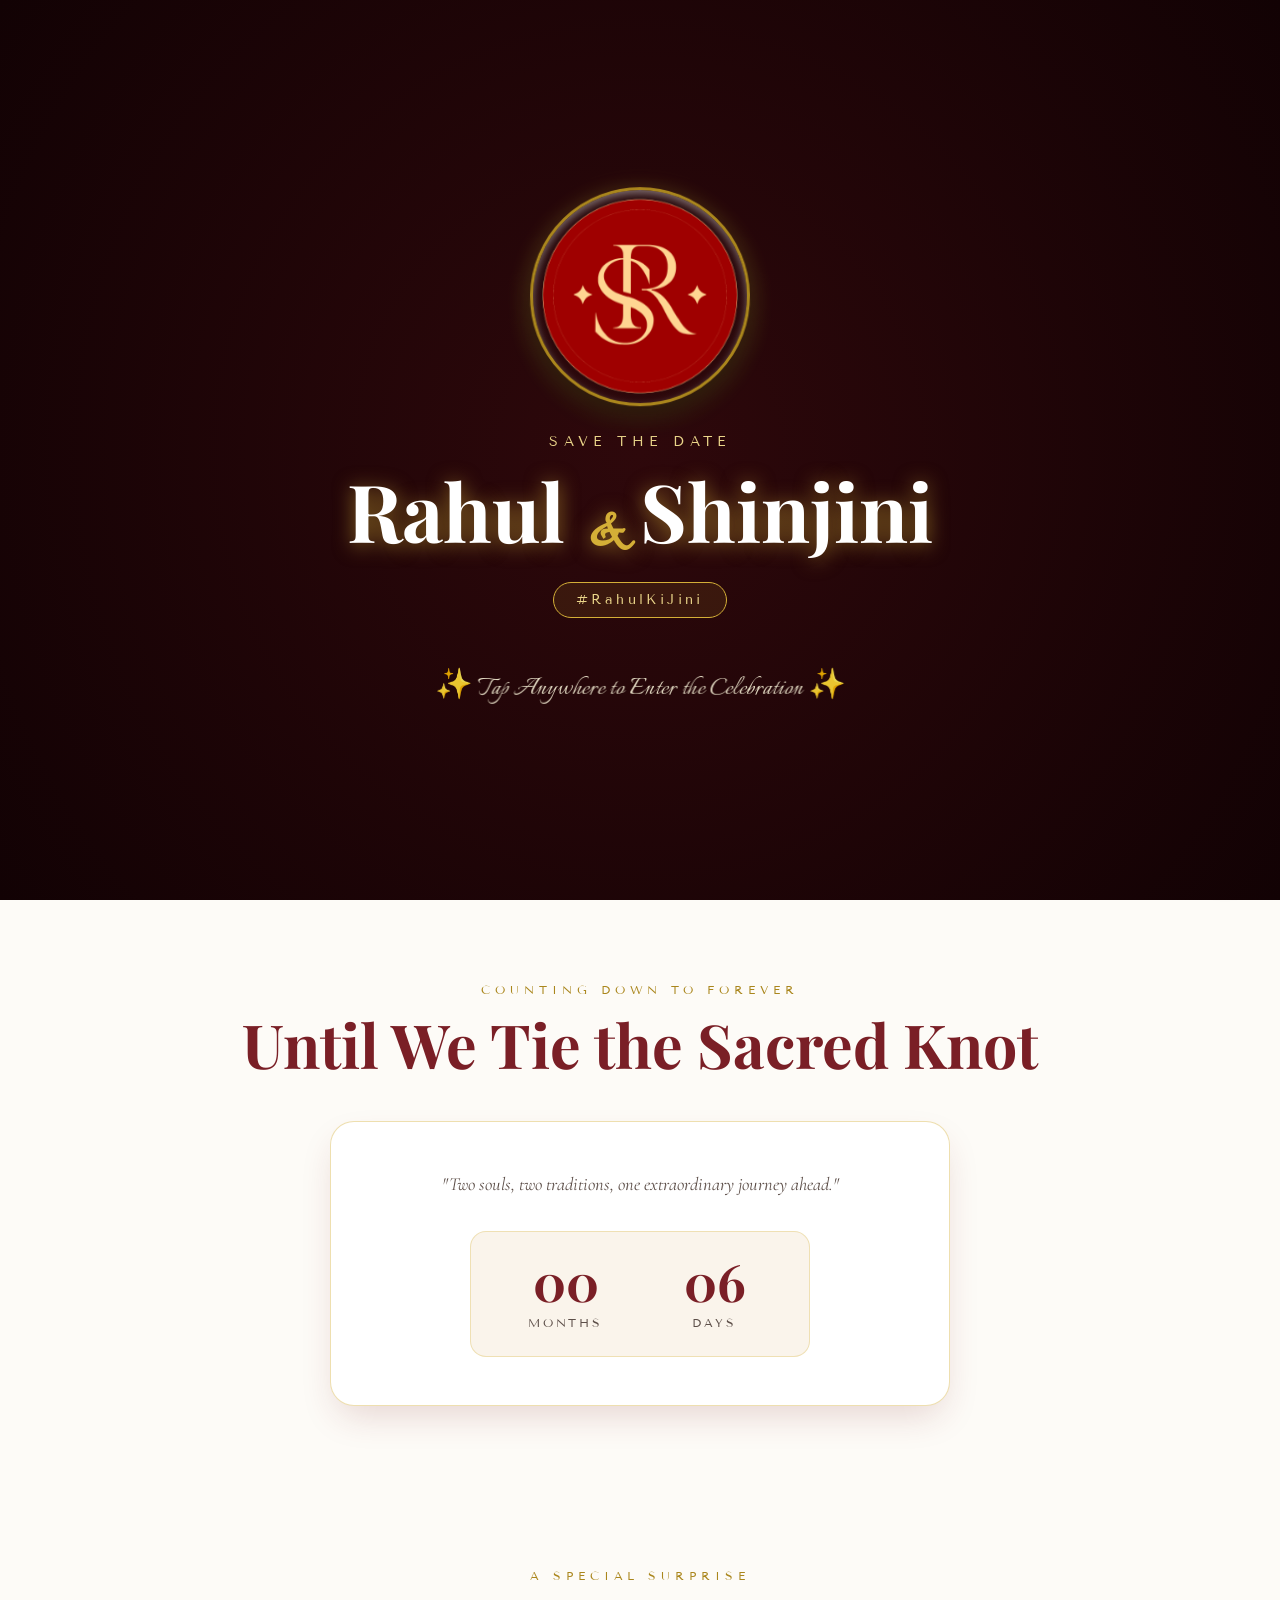
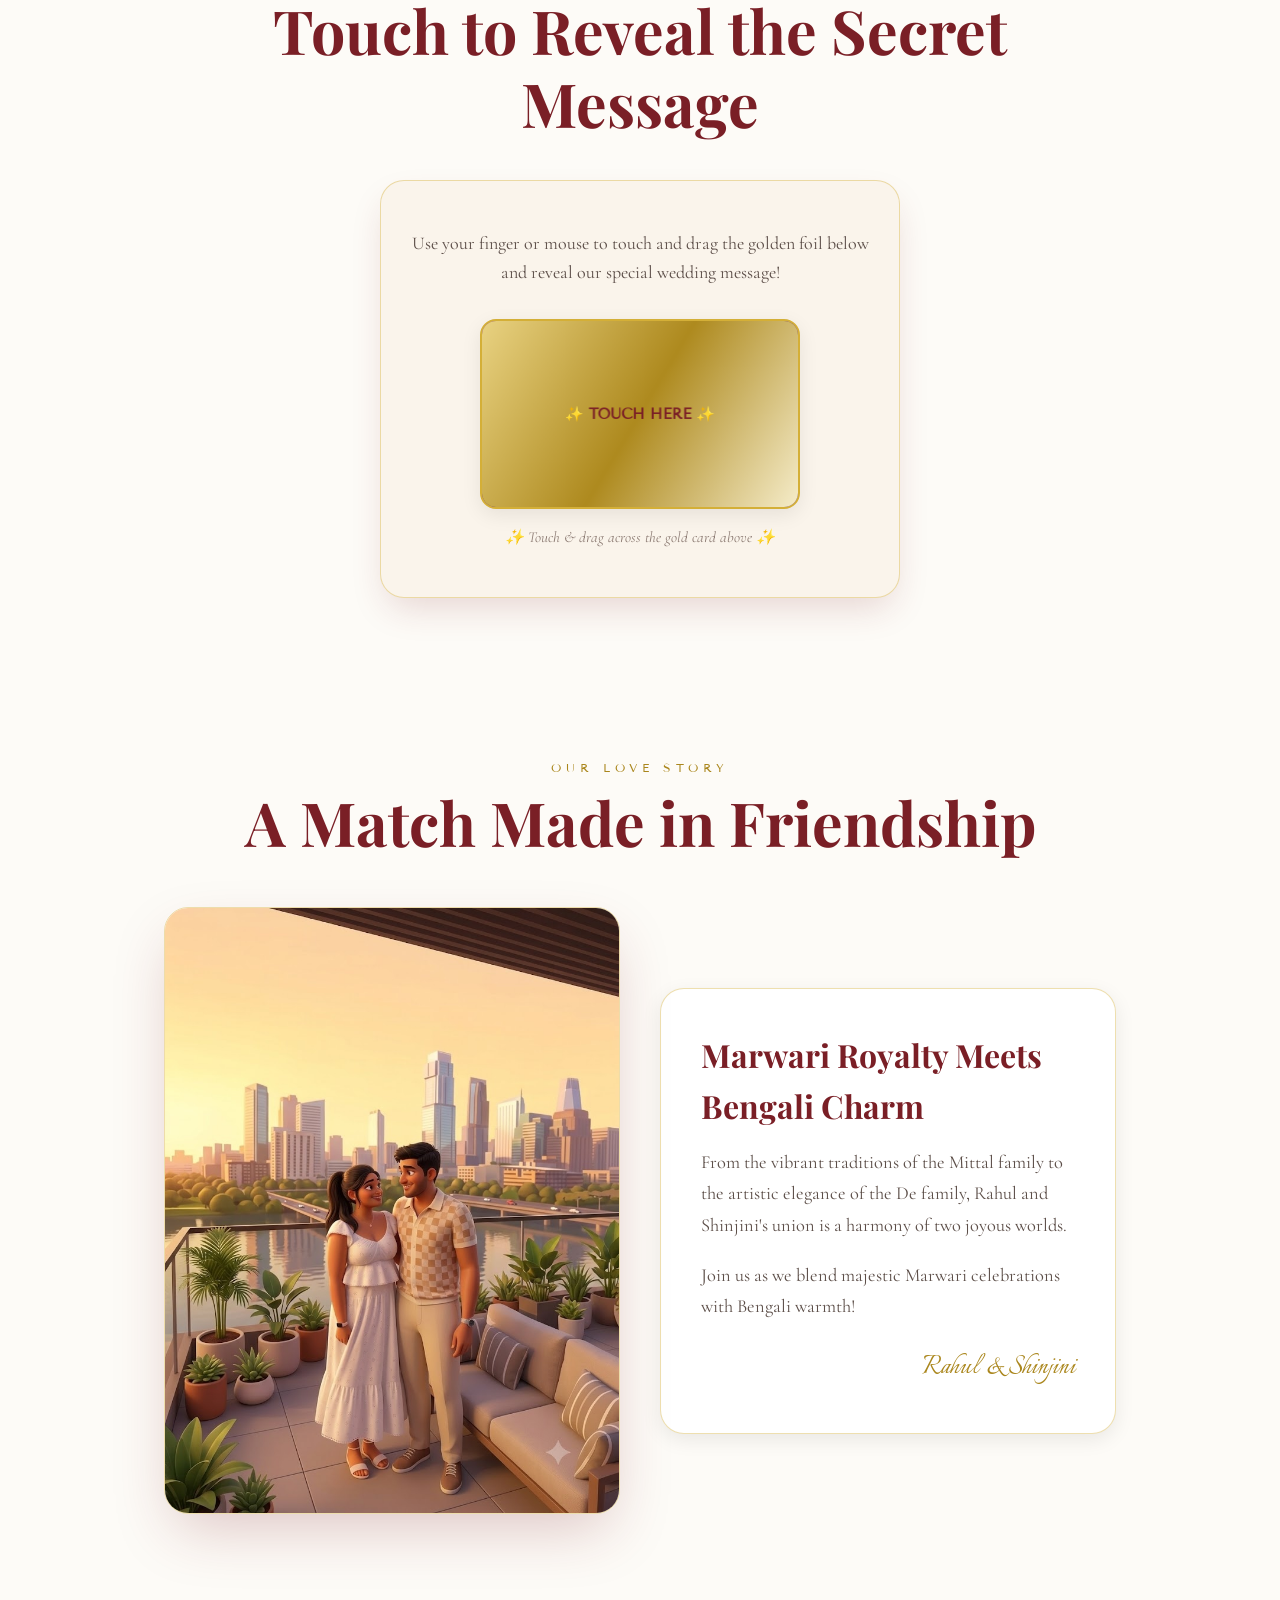
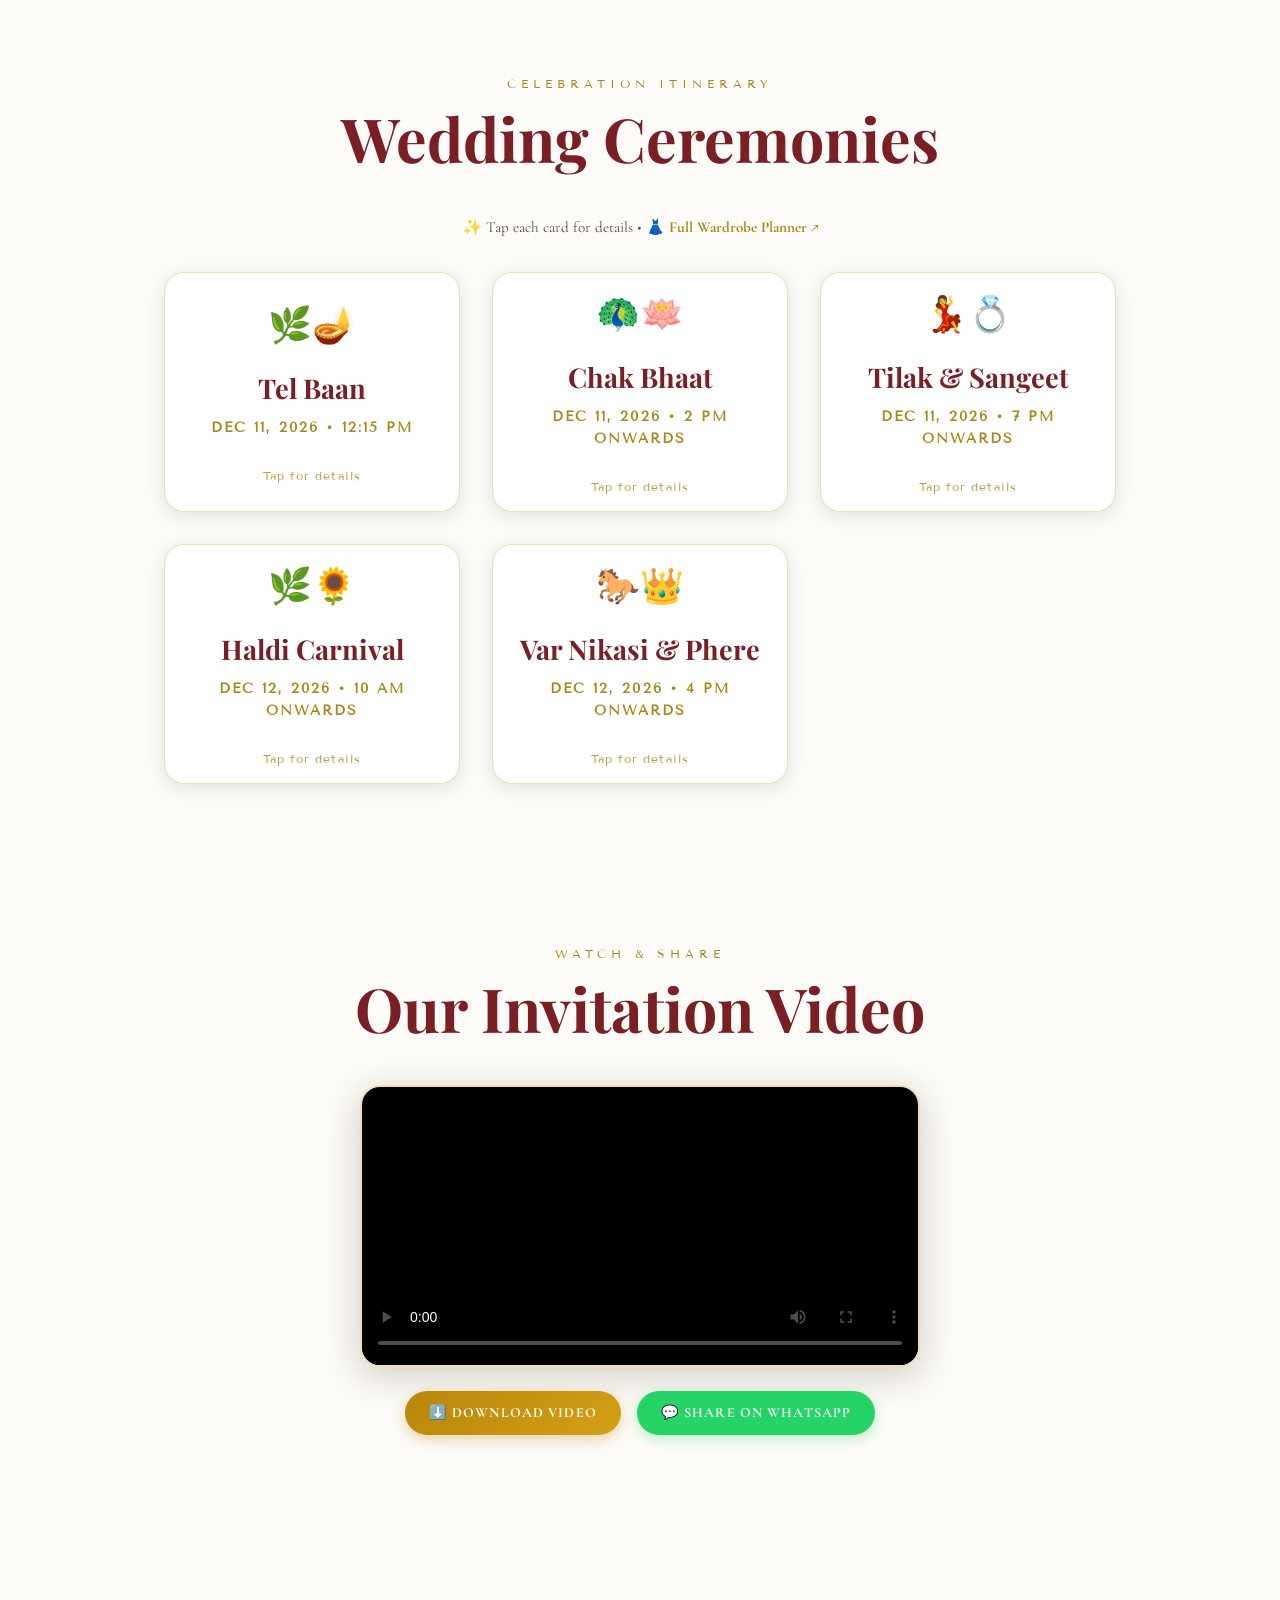
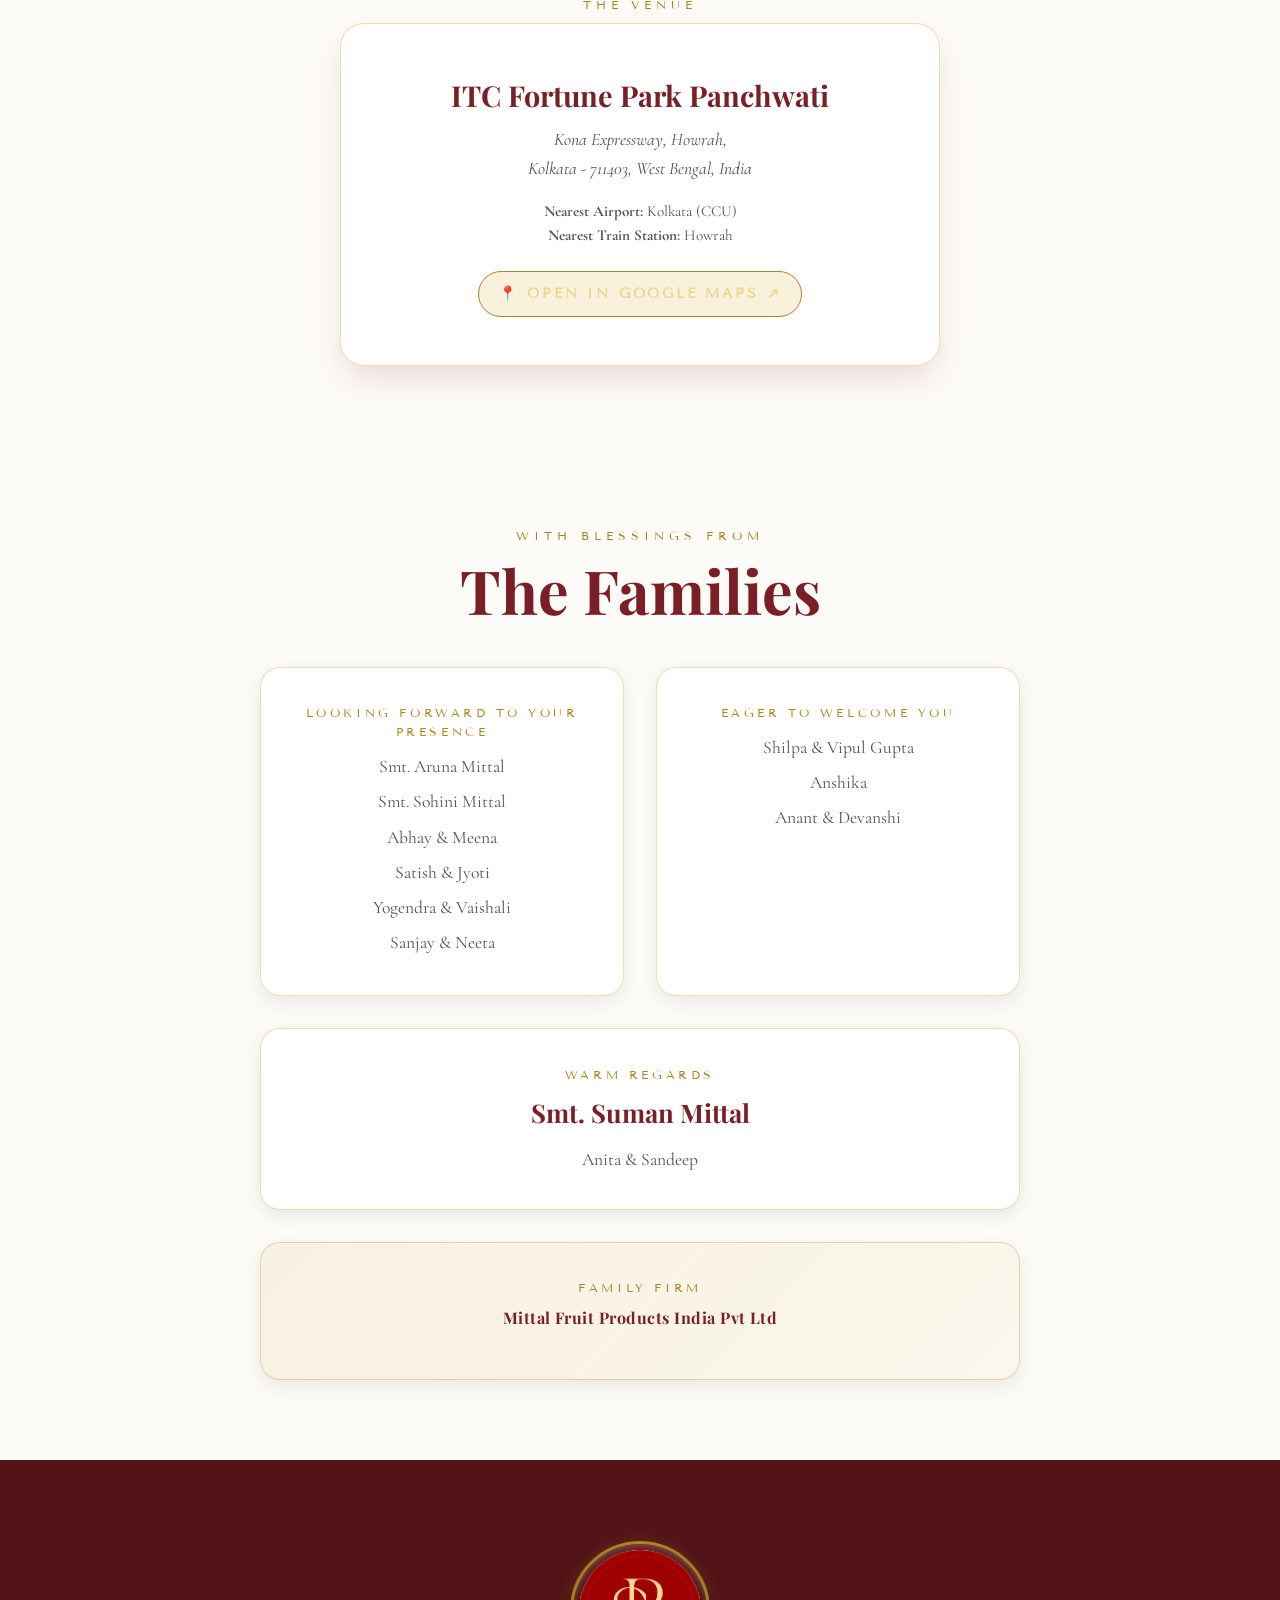
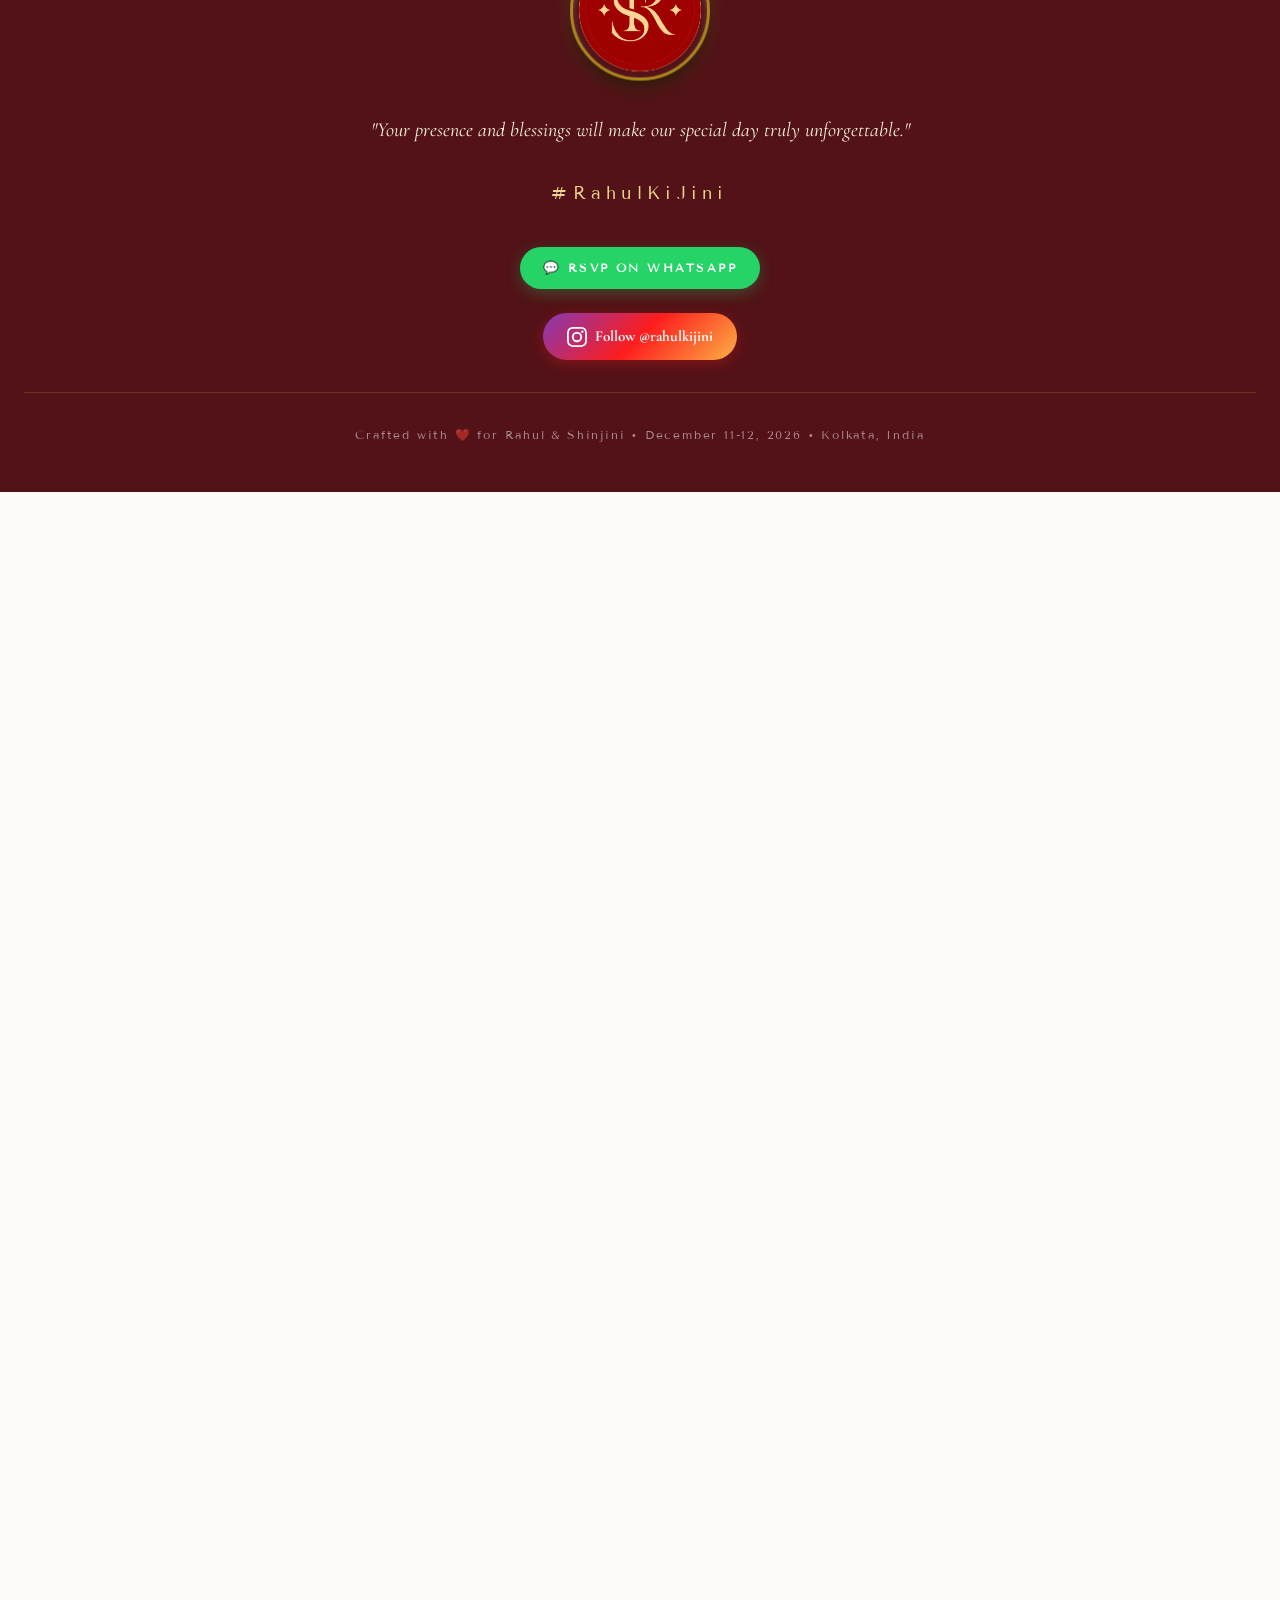
<file: index.html>
<!DOCTYPE html>
<html>
  <head>
  <!-- Google tag (gtag.js) -->
  <script async src="https://www.googletagmanager.com/gtag/js?id=G-P59LHG3TJX"></script>
  <script>
    window.dataLayer = window.dataLayer || [];
    function gtag(){dataLayer.push(arguments);}
    gtag('js', new Date());
    gtag('config', 'G-P59LHG3TJX');
  </script>
    <meta charset="utf-8">
    <title>Redirecting to Wedding...</title>
    <meta http-equiv="refresh" content="0; url=/wedding/" />
    <style>
      body {
        background-color: #080b11;
        color: #fff;
        font-family: sans-serif;
        display: flex;
        align-items: center;
        justify-content: center;
        height: 100vh;
        margin: 0;
      }
      a {
        color: #38bdf8;
        text-decoration: none;
      }
    </style>
  </head>
  <body>
    <p>If you are not redirected automatically, <a href="/wedding/">click here</a>.</p>
  </body>
</html>
</file>
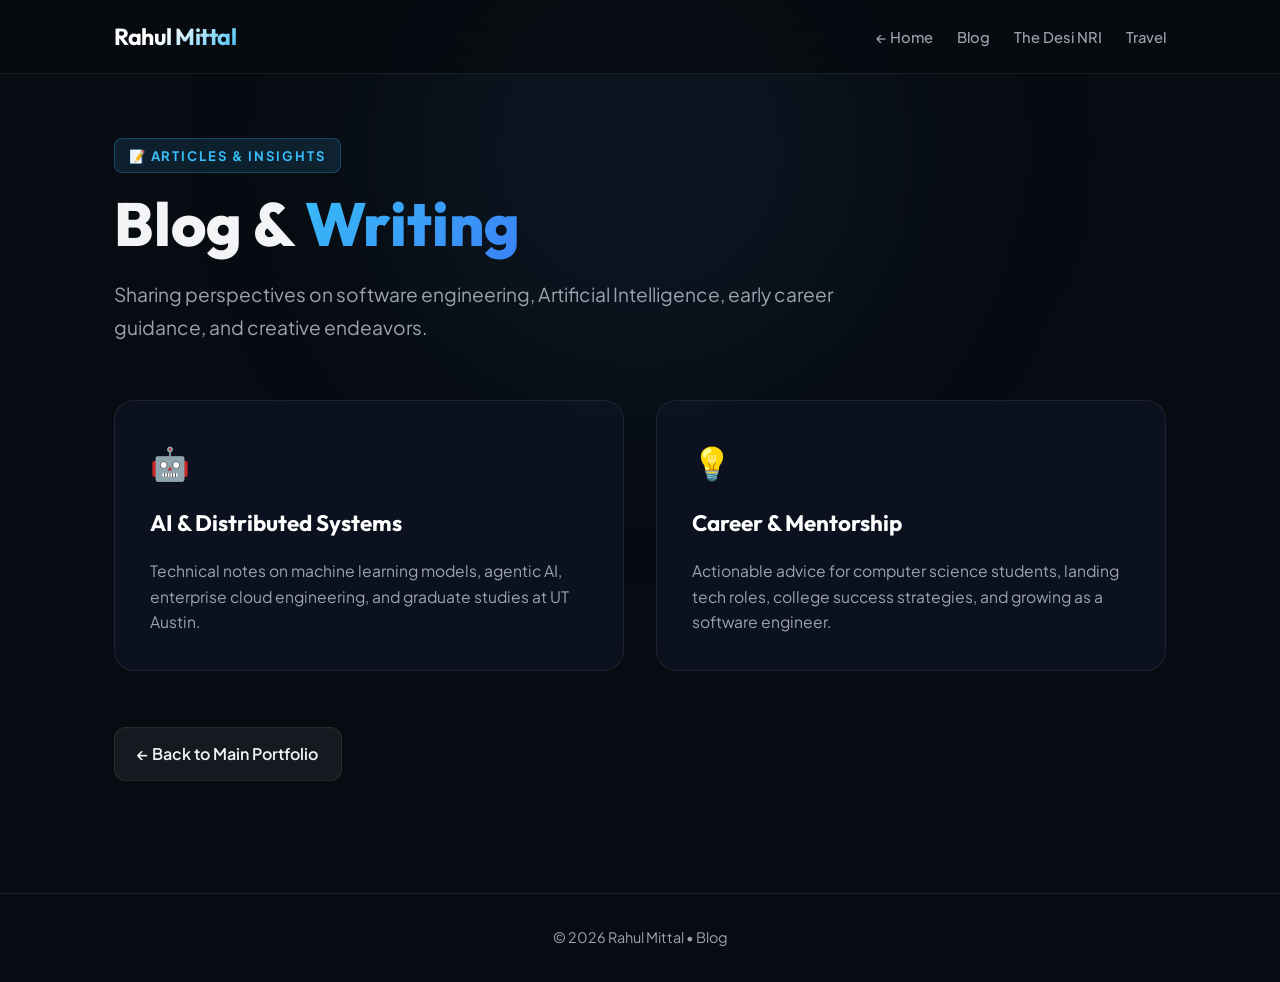
<file: blog/index.html>
<!DOCTYPE html>
<html lang="en">
<head>
  <!-- Google tag (gtag.js) -->
  <script async src="https://www.googletagmanager.com/gtag/js?id=G-P59LHG3TJX"></script>
  <script>
    window.dataLayer = window.dataLayer || [];
    function gtag(){dataLayer.push(arguments);}
    gtag('js', new Date());
    gtag('config', 'G-P59LHG3TJX');
  </script>
  <meta charset="UTF-8" />
  <meta name="viewport" content="width=device-width, initial-scale=1.0" />
  <title>Blog & Thoughts | Rahul Mittal</title>
  <meta name="description" content="Blog posts and thoughts by Rahul Mittal on software engineering, Artificial Intelligence, career growth, and life as a Desi NRI." />
  
  <!-- Open Graph / Meta -->
  <meta property="og:title" content="Blog & Thoughts | Rahul Mittal" />
  <meta property="og:description" content="Writing on software engineering, AI, career advice, and life." />
  <meta property="og:type" content="website" />
  <meta property="og:url" content="https://rahulkijini.com/blog/" />

  <!-- Google Fonts -->
  <link rel="preconnect" href="https://fonts.googleapis.com">
  <link rel="preconnect" href="https://fonts.gstatic.com" crossorigin>
  <link href="https://fonts.googleapis.com/css2?family=Outfit:wght@400;500;600;700;800&family=Plus+Jakarta+Sans:wght@400;500;600;700&display=swap" rel="stylesheet">

  <style>
    :root {
      --bg-dark: #080b11;
      --bg-card: rgba(15, 21, 37, 0.7);
      --bg-card-hover: rgba(22, 31, 54, 0.85);
      --border-color: rgba(255, 255, 255, 0.08);
      --border-blue: rgba(59, 130, 246, 0.35);
      --accent-blue: #3b82f6;
      --accent-cyan: #38bdf8;
      --text-main: #f3f4f6;
      --text-muted: #9ca3af;
      --font-heading: 'Outfit', sans-serif;
      --font-body: 'Plus Jakarta Sans', sans-serif;
    }

    * { box-sizing: border-box; margin: 0; padding: 0; }
    html { scroll-behavior: smooth; }
    body {
      background-color: var(--bg-dark);
      color: var(--text-main);
      font-family: var(--font-body);
      min-height: 100vh;
      display: flex;
      flex-direction: column;
      align-items: center;
      position: relative;
      overflow-x: hidden;
      line-height: 1.65;
    }

    .bg-glow-1 {
      position: absolute;
      top: -150px;
      left: 50%;
      transform: translateX(-50%);
      width: 800px;
      height: 600px;
      background: radial-gradient(circle, rgba(59, 130, 246, 0.1) 0%, rgba(56, 189, 248, 0.05) 40%, transparent 70%);
      filter: blur(100px);
      z-index: 0;
      pointer-events: none;
    }

    header {
      position: sticky;
      top: 0;
      z-index: 100;
      width: 100%;
      backdrop-filter: blur(16px);
      background: rgba(8, 11, 17, 0.82);
      border-bottom: 1px solid var(--border-color);
      display: flex;
      justify-content: center;
    }

    .nav-container {
      width: 100%;
      max-width: 1100px;
      padding: 1.1rem 1.5rem;
      display: flex;
      justify-content: space-between;
      align-items: center;
    }

    .brand-name {
      font-family: var(--font-heading);
      font-weight: 700;
      font-size: 1.45rem;
      letter-spacing: -0.02em;
      background: linear-gradient(135deg, #ffffff 40%, var(--accent-cyan) 100%);
      -webkit-background-clip: text;
      -webkit-text-fill-color: transparent;
      text-decoration: none;
    }

    .nav-links {
      display: flex;
      gap: 1.5rem;
      list-style: none;
    }

    .nav-links a {
      color: var(--text-muted);
      text-decoration: none;
      font-size: 0.92rem;
      font-weight: 500;
      transition: color 0.2s ease;
    }

    .nav-links a:hover { color: #ffffff; }

    main {
      position: relative;
      z-index: 1;
      width: 100%;
      max-width: 1100px;
      padding: 4rem 1.5rem;
      display: flex;
      flex-direction: column;
      gap: 3.5rem;
    }

    .hero-tag {
      display: inline-flex;
      align-items: center;
      gap: 0.5rem;
      font-size: 0.82rem;
      font-weight: 700;
      text-transform: uppercase;
      letter-spacing: 0.15em;
      color: var(--accent-cyan);
      background: rgba(56, 189, 248, 0.12);
      padding: 0.35rem 0.85rem;
      border-radius: 8px;
      border: 1px solid rgba(56, 189, 248, 0.25);
      margin-bottom: 1rem;
      width: fit-content;
    }

    h1 {
      font-family: var(--font-heading);
      font-size: clamp(2.5rem, 5vw, 3.8rem);
      font-weight: 800;
      line-height: 1.15;
      margin-bottom: 1.2rem;
    }

    .highlight-cyan {
      background: linear-gradient(135deg, var(--accent-cyan) 0%, var(--accent-blue) 100%);
      -webkit-background-clip: text;
      -webkit-text-fill-color: transparent;
    }

    .lead-text {
      font-size: 1.2rem;
      color: var(--text-muted);
      max-width: 750px;
      line-height: 1.7;
    }

    .grid-2 {
      display: grid;
      grid-template-columns: repeat(auto-fit, minmax(320px, 1fr));
      gap: 2rem;
    }

    .card {
      background: var(--bg-card);
      border: 1px solid var(--border-color);
      border-radius: 20px;
      padding: 2.2rem;
      backdrop-filter: blur(16px);
      transition: all 0.3s ease;
      display: flex;
      flex-direction: column;
      gap: 1rem;
    }

    .card:hover {
      border-color: var(--border-blue);
      transform: translateY(-3px);
      box-shadow: 0 15px 35px rgba(0, 0, 0, 0.4);
    }

    .card h3 {
      font-family: var(--font-heading);
      font-size: 1.4rem;
      color: #ffffff;
    }

    .card p {
      color: var(--text-muted);
      font-size: 0.98rem;
    }

    .btn-back {
      display: inline-flex;
      align-items: center;
      gap: 0.6rem;
      background: rgba(255, 255, 255, 0.06);
      border: 1px solid var(--border-color);
      color: var(--text-main);
      padding: 0.8rem 1.4rem;
      border-radius: 12px;
      text-decoration: none;
      font-weight: 600;
      width: fit-content;
      transition: all 0.25s ease;
    }

    .btn-back:hover { background: rgba(255, 255, 255, 0.12); }

    footer {
      width: 100%;
      border-top: 1px solid var(--border-color);
      padding: 2rem 1.5rem;
      display: flex;
      justify-content: center;
      margin-top: 3rem;
      font-size: 0.9rem;
      color: var(--text-muted);
    }

    @media (max-width: 600px) {
      .nav-container {
        flex-direction: column;
        gap: 0.8rem;
        padding: 0.9rem 1.2rem;
      }
      .nav-links {
        gap: 1rem;
        flex-wrap: wrap;
        justify-content: center;
      }
      main {
        padding: 2.5rem 1.2rem;
        gap: 2.5rem;
      }
      .card {
        padding: 1.6rem;
      }
      .btn-back {
        width: 100%;
        justify-content: center;
      }
    }
  </style>
</head>
<body>

  <div class="bg-glow-1"></div>

  <header>
    <div class="nav-container">
      <a href="/" class="brand-name">Rahul Mittal</a>
      <ul class="nav-links">
        <li><a href="/">← Home</a></li>
        <li><a href="/blog/">Blog</a></li>
        <li><a href="/thedesinri/">The Desi NRI</a></li>
        <li><a href="/travel/">Travel</a></li>
      </ul>
    </div>
  </header>

  <main>
    <div>
      <span class="hero-tag">📝 Articles &amp; Insights</span>
      <h1>Blog &amp; <span class="highlight-cyan">Writing</span></h1>
      <p class="lead-text">
        Sharing perspectives on software engineering, Artificial Intelligence, early career guidance, and creative endeavors.
      </p>
    </div>

    <div class="grid-2">
      <div class="card">
        <div style="font-size: 2rem;">🤖</div>
        <h3>AI &amp; Distributed Systems</h3>
        <p>
          Technical notes on machine learning models, agentic AI, enterprise cloud engineering, and graduate studies at UT Austin.
        </p>
      </div>

      <div class="card">
        <div style="font-size: 2rem;">💡</div>
        <h3>Career &amp; Mentorship</h3>
        <p>
          Actionable advice for computer science students, landing tech roles, college success strategies, and growing as a software engineer.
        </p>
      </div>
    </div>

    <div>
      <a href="/" class="btn-back">← Back to Main Portfolio</a>
    </div>
  </main>

  <footer>
    <div>&copy; 2026 Rahul Mittal • Blog</div>
  </footer>

</body>
</html>
</file>
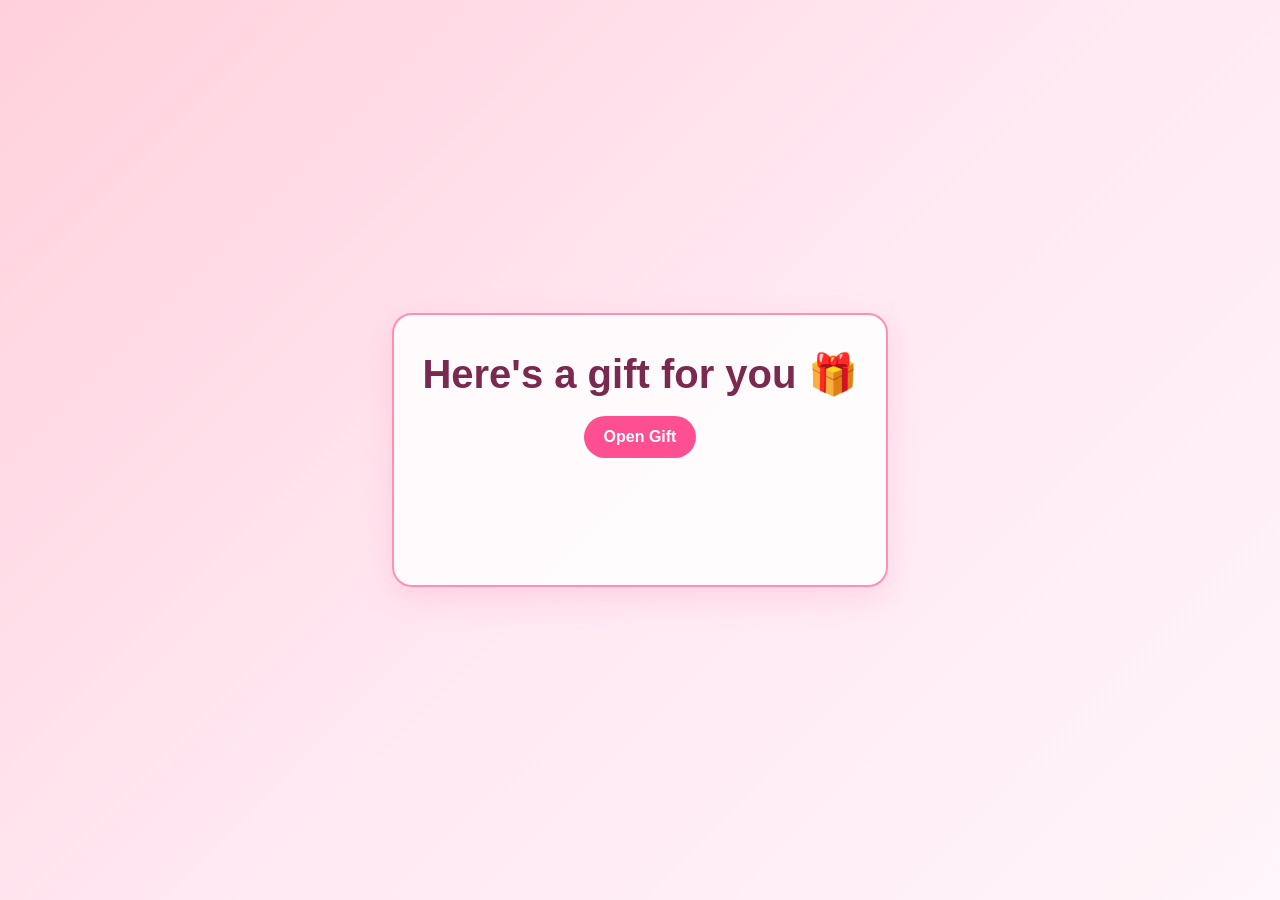
<file: girlfriend/index.html>
<!DOCTYPE html>
<html lang="en">
<head>
  <meta charset="UTF-8">
  <meta name="viewport" content="width=device-width, initial-scale=1.0">
  <title>Happy Girlfriend Day</title>
  <style>
    :root {
      color-scheme: light;
    }

    body {
      margin: 0;
      min-height: 100vh;
      display: grid;
      place-items: center;
      font-family: "Arial", sans-serif;
      background: linear-gradient(135deg, #ffd1dc, #ffe8f2, #fff5fa);
      color: #7a2a4f;
      text-align: center;
      padding: 24px;
      box-sizing: border-box;
    }

    .card {
      background: rgba(255, 255, 255, 0.85);
      border: 2px solid #ff8fb7;
      border-radius: 20px;
      padding: 36px 28px;
      max-width: 560px;
      box-shadow: 0 12px 30px rgba(255, 143, 183, 0.25);
    }

    h1 {
      margin: 0 0 18px;
      font-size: clamp(1.8rem, 5vw, 2.5rem);
    }

    button {
      border: none;
      background: #ff4f93;
      color: #fff;
      font-size: 1rem;
      font-weight: 700;
      padding: 12px 20px;
      border-radius: 999px;
      cursor: pointer;
      transition: transform 0.2s ease, box-shadow 0.2s ease;
    }

    button:hover {
      transform: translateY(-2px);
      box-shadow: 0 8px 16px rgba(255, 79, 147, 0.35);
    }

    #message {
      margin-top: 20px;
      font-size: clamp(1.2rem, 3.8vw, 1.8rem);
      font-weight: 700;
      color: #d81b60;
      opacity: 0;
      transform: translateY(6px);
      transition: opacity 0.3s ease, transform 0.3s ease;
      min-height: 1.5em;
    }

    #message.show {
      opacity: 1;
      transform: translateY(0);
    }
  </style>
</head>
<body>
  <main class="card">
    <h1>Here's a gift for you 🎁</h1>
    <button id="giftButton" type="button">Open Gift</button>
    <p id="message" aria-live="polite"></p>
  </main>

  <script>
    const giftButton = document.getElementById('giftButton');
    const message = document.getElementById('message');

    giftButton.addEventListener('click', () => {
      message.textContent = "Happy Girlfriend Day to my favorite person, Shinjini! 💖";
      message.classList.add('show');
      giftButton.disabled = true;
      giftButton.textContent = 'Gift Opened';
    });
  </script>
</body>
</html>
</file>
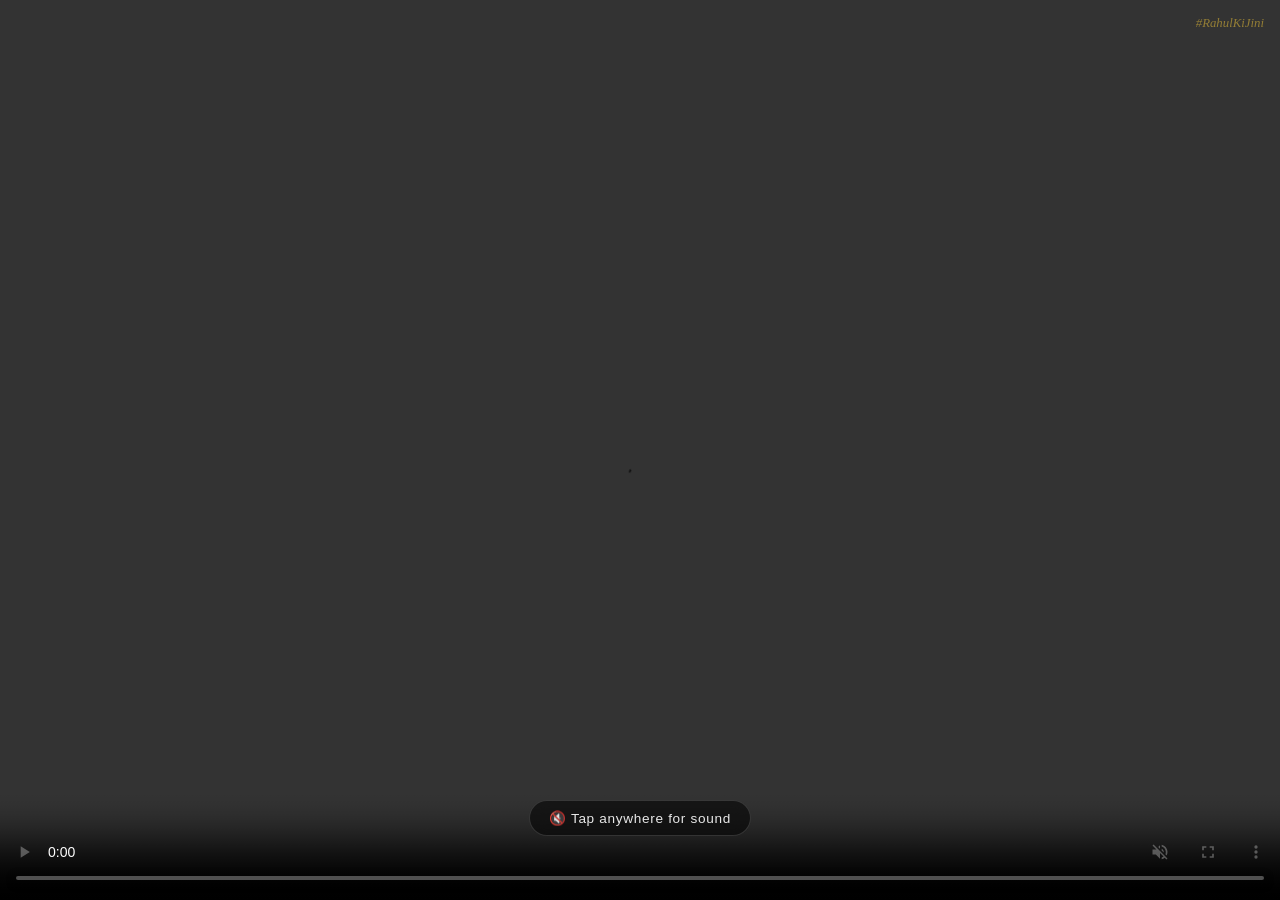
<file: invitation/index.html>
<!DOCTYPE html>
<html lang="en">
<head>
  <!-- Google tag (gtag.js) -->
  <script async src="https://www.googletagmanager.com/gtag/js?id=G-P59LHG3TJX"></script>
  <script>
    window.dataLayer = window.dataLayer || [];
    function gtag(){dataLayer.push(arguments);}
    gtag('js', new Date());
    gtag('config', 'G-P59LHG3TJX');
  </script>
  <meta charset="UTF-8" />
  <meta name="viewport" content="width=device-width, initial-scale=1.0, viewport-fit=cover" />
  <title>Wedding Invitation | Rahul &amp; Shinjini #RahulKiJini</title>
  <meta name="description" content="You're invited to Rahul &amp; Shinjini's wedding — Dec 11-12, 2026, Kolkata. #RahulKiJini" />
  <meta property="og:title" content="Wedding Invitation | Rahul &amp; Shinjini" />
  <meta property="og:description" content="Join us to celebrate Rahul &amp; Shinjini's wedding. #RahulKiJini" />
  <meta property="og:url" content="https://rahulkijini.com/invitation/" />
  <link rel="icon" type="image/png" href="/wedding/assets/rs_monogram.png" />
  <style>
    * { box-sizing: border-box; margin: 0; padding: 0; }

    html, body {
      width: 100%;
      height: 100%;
      background: #000;
      overflow: hidden;
    }

    #invite-video {
      position: fixed;
      top: 0; left: 0;
      width: 100%;
      height: 100%;
      object-fit: contain;
      background: #000;
      z-index: 1;
    }

    #unmute-overlay {
      position: fixed;
      inset: 0;
      z-index: 10;
      display: flex;
      align-items: flex-end;
      justify-content: center;
      padding-bottom: max(env(safe-area-inset-bottom), 2rem);
      pointer-events: none;
    }

    #unmute-badge {
      background: rgba(0,0,0,0.55);
      backdrop-filter: blur(8px);
      -webkit-backdrop-filter: blur(8px);
      color: rgba(255,255,255,0.9);
      font-family: -apple-system, 'Segoe UI', sans-serif;
      font-size: 0.85rem;
      letter-spacing: 0.05em;
      padding: 0.55rem 1.2rem;
      border-radius: 999px;
      border: 1px solid rgba(255,255,255,0.15);
      margin-bottom: 2rem;
      opacity: 1;
      transition: opacity 0.6s ease;
    }

    #unmute-badge.hidden {
      opacity: 0;
    }

    #watermark {
      position: fixed;
      top: 1rem;
      right: 1rem;
      z-index: 5;
      font-family: 'Georgia', serif;
      font-style: italic;
      font-size: 0.8rem;
      color: rgba(212,175,55,0.6);
      pointer-events: none;
    }
  </style>
</head>
<body>

  <video
    id="invite-video"
    autoplay
    muted
    playsinline
    preload="auto"
    controls
  >
    <source src="/wedding/assets/invitation.mp4" type="video/mp4">
  </video>

  <div id="unmute-overlay">
    <div id="unmute-badge">🔇 Tap anywhere for sound</div>
  </div>

  <div id="watermark">#RahulKiJini</div>

  <script>
    const vid = document.getElementById('invite-video');
    const badge = document.getElementById('unmute-badge');

    const unlock = () => {
      vid.muted = false;

      const el = vid;
      if (el.requestFullscreen) el.requestFullscreen();
      else if (el.webkitRequestFullscreen) el.webkitRequestFullscreen();
      else if (el.webkitEnterFullscreen) el.webkitEnterFullscreen();

      badge.classList.add('hidden');

      document.removeEventListener('click', unlock);
      document.removeEventListener('touchstart', unlock);
    };

    document.addEventListener('click', unlock);
    document.addEventListener('touchstart', unlock);

    setTimeout(() => badge.classList.add('hidden'), 5000);
  </script>

</body>
</html>
</file>
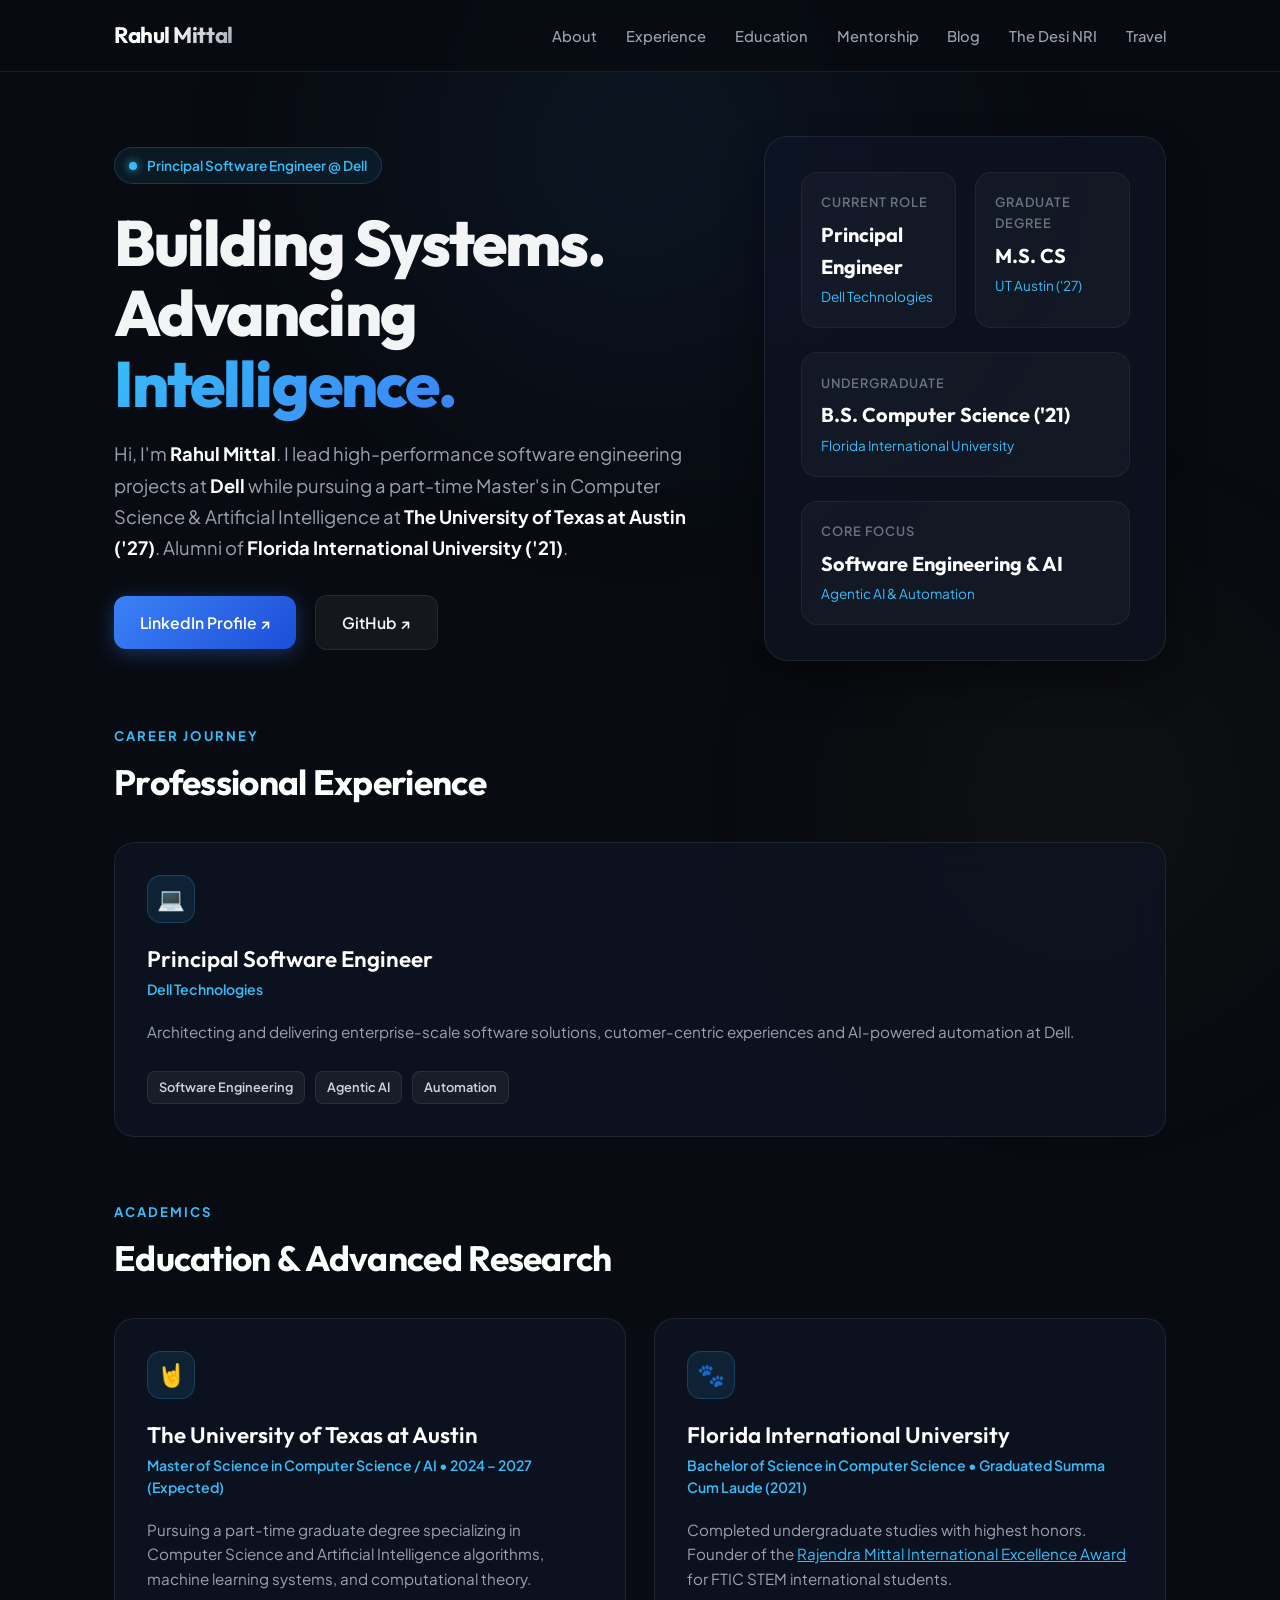
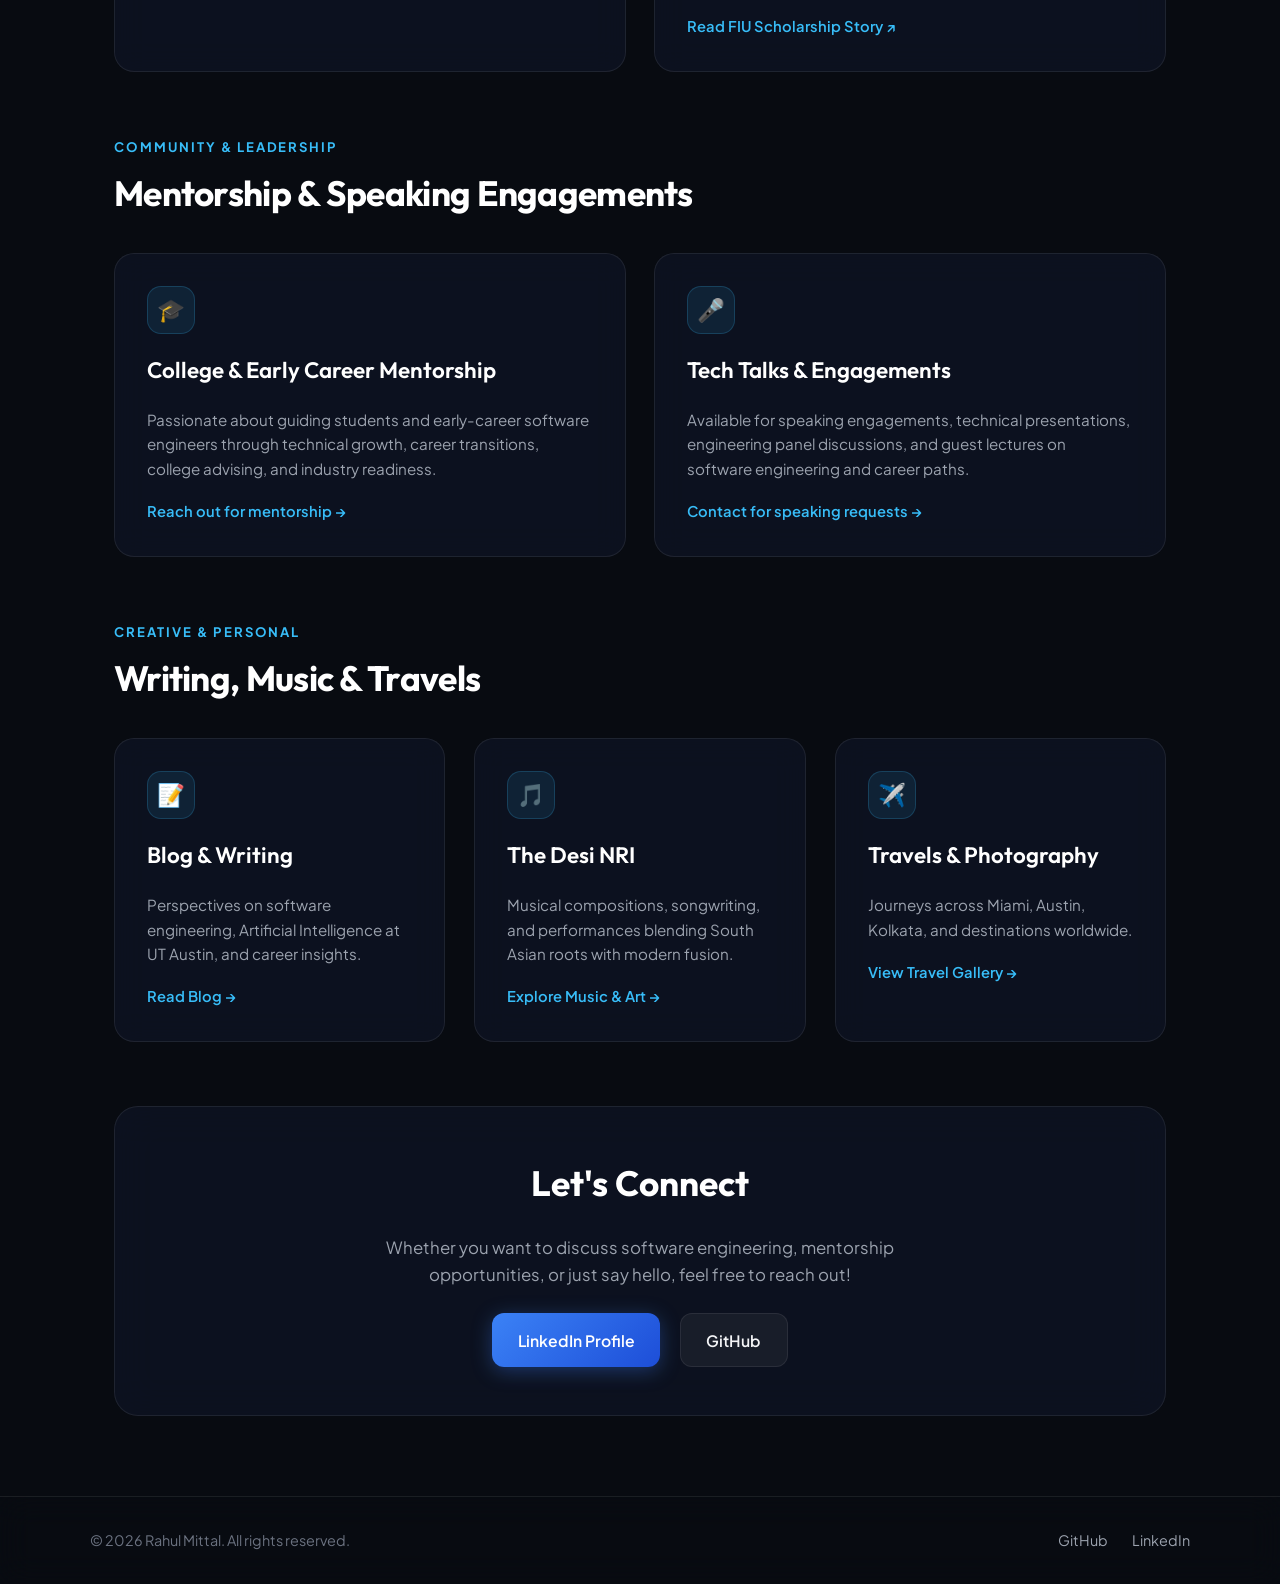
<file: rahul/index.html>
<!DOCTYPE html>
<html lang="en">
<head>
  <!-- Google tag (gtag.js) -->
  <script async src="https://www.googletagmanager.com/gtag/js?id=G-P59LHG3TJX"></script>
  <script>
    window.dataLayer = window.dataLayer || [];
    function gtag(){dataLayer.push(arguments);}
    gtag('js', new Date());
    gtag('config', 'G-P59LHG3TJX');
  </script>
  <meta charset="UTF-8" />
  <meta name="viewport" content="width=device-width, initial-scale=1.0" />
  <title>Rahul Mittal</title>
  <meta name="description" content="Personal website of Rahul Mittal" />
  
  <!-- Open Graph / Meta -->
  <meta property="og:title" content="Rahul Mittal" />
  <meta property="og:description" content="Personal website of Rahul Mittal." />
  <meta property="og:type" content="website" />
  <meta property="og:url" content="https://rahulkijini.com" />



  <!-- Google Fonts -->
  <link rel="preconnect" href="https://fonts.googleapis.com">
  <link rel="preconnect" href="https://fonts.gstatic.com" crossorigin>
  <link href="https://fonts.googleapis.com/css2?family=Outfit:wght@400;500;600;700;800&family=Plus+Jakarta+Sans:wght@400;500;600;700&display=swap" rel="stylesheet">

  <style>
    :root {
      --bg-dark: #080b11;
      --bg-card: rgba(15, 21, 37, 0.7);
      --bg-card-hover: rgba(22, 31, 54, 0.85);
      --border-color: rgba(255, 255, 255, 0.08);
      --border-accent: rgba(56, 189, 248, 0.3);
      --border-gold: rgba(212, 160, 23, 0.4);
      --accent-cyan: #38bdf8;
      --accent-blue: #3b82f6;
      --accent-gold: #d4a017;
      --accent-gold-glow: rgba(212, 160, 23, 0.2);
      --text-main: #f3f4f6;
      --text-muted: #9ca3af;
      --text-sub: #6b7280;
      --font-heading: 'Outfit', sans-serif;
      --font-body: 'Plus Jakarta Sans', sans-serif;
    }

    * {
      box-sizing: border-box;
      margin: 0;
      padding: 0;
    }

    html {
      scroll-behavior: smooth;
    }

    body {
      background-color: var(--bg-dark);
      color: var(--text-main);
      font-family: var(--font-body);
      min-height: 100vh;
      display: flex;
      flex-direction: column;
      align-items: center;
      position: relative;
      overflow-x: hidden;
      line-height: 1.6;
    }

    /* Ambient Background Glows */
    .bg-glow-1 {
      position: absolute;
      top: -150px;
      left: 50%;
      transform: translateX(-50%);
      width: 800px;
      height: 600px;
      background: radial-gradient(circle, rgba(56, 189, 248, 0.08) 0%, rgba(59, 130, 246, 0.05) 40%, transparent 70%);
      filter: blur(100px);
      z-index: 0;
      pointer-events: none;
    }

    .bg-glow-2 {
      position: absolute;
      top: 500px;
      right: -100px;
      width: 600px;
      height: 600px;
      background: radial-gradient(circle, rgba(212, 160, 23, 0.06) 0%, transparent 70%);
      filter: blur(100px);
      z-index: 0;
      pointer-events: none;
    }

    /* Header Navigation */
    header {
      position: sticky;
      top: 0;
      z-index: 100;
      width: 100%;
      backdrop-filter: blur(16px);
      background: rgba(8, 11, 17, 0.8);
      border-bottom: 1px solid var(--border-color);
      display: flex;
      justify-content: center;
    }

    .nav-container {
      width: 100%;
      max-width: 1100px;
      padding: 1.1rem 1.5rem;
      display: flex;
      justify-content: space-between;
      align-items: center;
    }

    .brand {
      display: flex;
      align-items: center;
      gap: 0.8rem;
      text-decoration: none;
    }

    .brand-name {
      font-family: var(--font-heading);
      font-weight: 700;
      font-size: 1.4rem;
      letter-spacing: -0.02em;
      background: linear-gradient(135deg, #ffffff 40%, #9ca3af 100%);
      -webkit-background-clip: text;
      -webkit-text-fill-color: transparent;
    }

    .nav-links {
      display: flex;
      align-items: center;
      gap: 1.8rem;
      list-style: none;
    }

    .nav-links a {
      color: var(--text-muted);
      text-decoration: none;
      font-size: 0.92rem;
      font-weight: 500;
      transition: color 0.2s ease;
    }

    .nav-links a:hover {
      color: #ffffff;
    }


    /* Main Container */
    main {
      position: relative;
      z-index: 1;
      width: 100%;
      max-width: 1100px;
      padding: 3rem 1.5rem;
      display: flex;
      flex-direction: column;
      gap: 4rem;
    }

    /* Hero Section */
    .hero {
      display: grid;
      grid-template-columns: 1.2fr 0.8fr;
      gap: 3rem;
      align-items: center;
      padding-top: 1rem;
    }

    .hero-badge {
      display: inline-flex;
      align-items: center;
      gap: 0.6rem;
      padding: 0.4rem 0.9rem;
      border-radius: 999px;
      background: rgba(56, 189, 248, 0.08);
      border: 1px solid rgba(56, 189, 248, 0.2);
      color: var(--accent-cyan);
      font-size: 0.85rem;
      font-weight: 600;
      margin-bottom: 1.5rem;
    }

    .status-dot {
      width: 8px;
      height: 8px;
      border-radius: 50%;
      background-color: var(--accent-cyan);
      box-shadow: 0 0 8px var(--accent-cyan);
      animation: pulse 2s infinite;
    }

    @keyframes pulse {
      0%, 100% { opacity: 1; transform: scale(1); }
      50% { opacity: 0.4; transform: scale(0.85); }
    }

    .hero h1 {
      font-family: var(--font-heading);
      font-size: clamp(2.8rem, 5vw, 4rem);
      font-weight: 800;
      line-height: 1.1;
      margin-bottom: 1.2rem;
      letter-spacing: -0.03em;
    }

    .hero h1 .highlight-text {
      background: linear-gradient(135deg, var(--accent-cyan) 0%, var(--accent-blue) 100%);
      -webkit-background-clip: text;
      -webkit-text-fill-color: transparent;
    }

    .hero-bio {
      font-size: 1.15rem;
      color: var(--text-muted);
      line-height: 1.7;
      margin-bottom: 2rem;
    }

    .hero-bio strong {
      color: #ffffff;
    }

    .hero-cta-group {
      display: flex;
      align-items: center;
      gap: 1.2rem;
      flex-wrap: wrap;
    }

    .btn-primary {
      display: inline-flex;
      align-items: center;
      gap: 0.6rem;
      background: linear-gradient(135deg, var(--accent-blue) 0%, #1d4ed8 100%);
      color: #ffffff;
      font-weight: 600;
      font-size: 0.98rem;
      padding: 0.85rem 1.6rem;
      border-radius: 12px;
      text-decoration: none;
      transition: all 0.25s ease;
      box-shadow: 0 4px 20px rgba(59, 130, 246, 0.35);
    }

    .btn-primary:hover {
      transform: translateY(-2px);
      box-shadow: 0 6px 25px rgba(59, 130, 246, 0.5);
    }

    .btn-secondary {
      display: inline-flex;
      align-items: center;
      gap: 0.6rem;
      background: rgba(255, 255, 255, 0.05);
      border: 1px solid var(--border-color);
      color: var(--text-main);
      font-weight: 600;
      font-size: 0.98rem;
      padding: 0.85rem 1.6rem;
      border-radius: 12px;
      text-decoration: none;
      transition: all 0.25s ease;
    }

    .btn-secondary:hover {
      background: rgba(255, 255, 255, 0.1);
      border-color: rgba(255, 255, 255, 0.2);
    }

    /* Hero Card / Feature Box */
    .hero-card {
      background: var(--bg-card);
      border: 1px solid var(--border-color);
      border-radius: 24px;
      padding: 2.2rem;
      backdrop-filter: blur(20px);
      box-shadow: 0 20px 40px rgba(0, 0, 0, 0.4);
      display: flex;
      flex-direction: column;
      gap: 1.5rem;
      position: relative;
    }

    .card-stat-grid {
      display: grid;
      grid-template-columns: 1fr 1fr;
      gap: 1.2rem;
    }

    .stat-box {
      background: rgba(255, 255, 255, 0.03);
      border: 1px solid rgba(255, 255, 255, 0.05);
      border-radius: 16px;
      padding: 1.2rem;
    }

    .stat-label {
      font-size: 0.8rem;
      font-weight: 600;
      text-transform: uppercase;
      letter-spacing: 0.08em;
      color: var(--text-sub);
      margin-bottom: 0.4rem;
    }

    .stat-val {
      font-family: var(--font-heading);
      font-size: 1.25rem;
      font-weight: 700;
      color: #ffffff;
    }

    .stat-sub {
      font-size: 0.85rem;
      color: var(--accent-cyan);
      margin-top: 0.2rem;
    }


    .btn-gold {
      display: inline-flex;
      align-items: center;
      gap: 0.6rem;
      background: linear-gradient(135deg, #d4a017 0%, #b8860b 100%);
      color: #080b11;
      font-weight: 700;
      font-size: 1rem;
      padding: 0.95rem 1.8rem;
      border-radius: 14px;
      text-decoration: none;
      transition: all 0.25s ease;
      white-space: nowrap;
      box-shadow: 0 4px 20px rgba(212, 160, 23, 0.35);
    }

    .btn-gold:hover {
      transform: scale(1.04);
      background: linear-gradient(135deg, #e5b128 0%, #c9971c 100%);
      box-shadow: 0 6px 25px rgba(212, 160, 23, 0.5);
    }

    .btn-gold svg {
      width: 18px;
      height: 18px;
      transition: transform 0.2s ease;
      fill: currentColor;
    }

    .btn-gold:hover svg {
      transform: translateX(4px);
    }

    /* Section Styling */
    .section-title-group {
      margin-bottom: 2rem;
    }

    .section-tag {
      font-size: 0.82rem;
      font-weight: 700;
      text-transform: uppercase;
      letter-spacing: 0.15em;
      color: var(--accent-cyan);
      margin-bottom: 0.5rem;
      display: block;
    }

    .section-title {
      font-family: var(--font-heading);
      font-size: 2.2rem;
      font-weight: 700;
      color: #ffffff;
      letter-spacing: -0.02em;
    }

    /* Cards Grid */
    .cards-grid {
      display: grid;
      grid-template-columns: repeat(auto-fit, minmax(320px, 1fr));
      gap: 1.8rem;
    }

    .info-card {
      background: var(--bg-card);
      border: 1px solid var(--border-color);
      border-radius: 20px;
      padding: 2rem;
      backdrop-filter: blur(16px);
      transition: all 0.3s cubic-bezier(0.16, 1, 0.3, 1);
      display: flex;
      flex-direction: column;
      gap: 1.2rem;
    }

    .info-card:hover {
      background: var(--bg-card-hover);
      border-color: var(--border-accent);
      transform: translateY(-3px);
      box-shadow: 0 15px 35px rgba(0, 0, 0, 0.4);
    }

    .card-icon-box {
      width: 48px;
      height: 48px;
      border-radius: 14px;
      background: rgba(56, 189, 248, 0.1);
      border: 1px solid rgba(56, 189, 248, 0.2);
      display: flex;
      align-items: center;
      justify-content: center;
      font-size: 1.4rem;
      color: var(--accent-cyan);
    }

    .info-card h3 {
      font-family: var(--font-heading);
      font-size: 1.4rem;
      font-weight: 600;
      color: #ffffff;
    }

    .card-meta {
      font-size: 0.88rem;
      color: var(--accent-cyan);
      font-weight: 600;
    }

    .info-card p {
      color: var(--text-muted);
      font-size: 0.95rem;
      line-height: 1.6;
    }

    /* Tech Stack Badges */
    .tech-stack {
      display: flex;
      flex-wrap: wrap;
      gap: 0.6rem;
      margin-top: 0.5rem;
    }

    .tech-badge {
      font-size: 0.8rem;
      font-weight: 600;
      color: #d1d5db;
      background: rgba(255, 255, 255, 0.05);
      border: 1px solid rgba(255, 255, 255, 0.08);
      padding: 0.3rem 0.7rem;
      border-radius: 8px;
    }

    /* Contact Section */
    .contact-banner {
      background: var(--bg-card);
      border: 1px solid var(--border-color);
      border-radius: 24px;
      padding: 3rem 2.5rem;
      text-align: center;
      backdrop-filter: blur(20px);
      display: flex;
      flex-direction: column;
      align-items: center;
      gap: 1.5rem;
    }

    .contact-banner h2 {
      font-family: var(--font-heading);
      font-size: 2.2rem;
      font-weight: 700;
      color: #ffffff;
    }

    .contact-banner p {
      color: var(--text-muted);
      max-width: 600px;
      font-size: 1.05rem;
    }

    .contact-links {
      display: flex;
      gap: 1.2rem;
      flex-wrap: wrap;
      justify-content: center;
    }

    /* Footer */
    footer {
      position: relative;
      z-index: 1;
      width: 100%;
      backdrop-filter: blur(16px);
      border-top: 1px solid var(--border-color);
      padding: 2rem 1.5rem;
      display: flex;
      justify-content: center;
      margin-top: 2rem;
    }

    .footer-container {
      width: 100%;
      max-width: 1100px;
      display: flex;
      justify-content: space-between;
      align-items: center;
      font-size: 0.9rem;
      color: var(--text-sub);
    }

    .footer-links {
      display: flex;
      gap: 1.5rem;
    }

    .footer-links a {
      color: var(--text-muted);
      text-decoration: none;
      transition: color 0.2s ease;
    }

    .footer-links a:hover {
      color: var(--accent-cyan);
    }

    /* Mobile Nav Toggle Button */
    .mobile-nav-toggle {
      display: none;
      background: rgba(255, 255, 255, 0.05);
      border: 1px solid var(--border-color);
      border-radius: 10px;
      padding: 0.6rem;
      cursor: pointer;
      flex-direction: column;
      justify-content: center;
      gap: 5px;
      width: 44px;
      height: 44px;
      z-index: 110;
    }

    .mobile-nav-toggle span {
      display: block;
      width: 22px;
      height: 2px;
      background-color: var(--text-main);
      border-radius: 2px;
      transition: all 0.3s ease;
    }

    .mobile-nav-toggle.active span:nth-child(1) {
      transform: translateY(7px) rotate(45deg);
    }

    .mobile-nav-toggle.active span:nth-child(2) {
      opacity: 0;
    }

    .mobile-nav-toggle.active span:nth-child(3) {
      transform: translateY(-7px) rotate(-45deg);
    }

    /* Mobile Responsive Breakpoints */
    @media (max-width: 900px) {
      .hero {
        grid-template-columns: 1fr;
        gap: 2.5rem;
      }

      .btn-gold {
        width: 100%;
        justify-content: center;
      }

      .footer-container {
        flex-direction: column;
        gap: 1.2rem;
        text-align: center;
      }
    }

    @media (max-width: 768px) {
      .nav-container {
        padding: 0.9rem 1.2rem;
      }

      .mobile-nav-toggle {
        display: flex;
      }

      .nav-links {
        position: absolute;
        top: 100%;
        left: 0;
        width: 100%;
        background: rgba(8, 11, 17, 0.96);
        backdrop-filter: blur(24px);
        border-bottom: 1px solid var(--border-color);
        flex-direction: column;
        align-items: stretch;
        gap: 0;
        padding: 0;
        max-height: 0;
        overflow: hidden;
        transition: max-height 0.4s cubic-bezier(0.16, 1, 0.3, 1);
        box-shadow: 0 20px 40px rgba(0, 0, 0, 0.6);
      }

      .nav-links.active {
        max-height: 420px;
        padding: 1rem 0;
      }

      .nav-links li {
        width: 100%;
      }

      .nav-links a {
        display: block;
        padding: 0.85rem 1.5rem;
        font-size: 1rem;
        border-bottom: 1px solid rgba(255, 255, 255, 0.03);
      }

      main {
        padding: 2rem 1.2rem;
        gap: 3rem;
      }

      .hero h1 {
        font-size: clamp(2.2rem, 7.5vw, 3.2rem);
      }

      .hero-bio {
        font-size: 1.05rem;
      }

      .hero-cta-group {
        flex-direction: column;
        align-items: stretch;
        gap: 0.8rem;
      }

      .btn-primary, .btn-secondary {
        width: 100%;
        justify-content: center;
        padding: 0.9rem 1.4rem;
      }

      .cards-grid {
        grid-template-columns: 1fr;
      }

      .contact-banner {
        padding: 2.2rem 1.4rem;
      }

      .contact-links {
        flex-direction: column;
        width: 100%;
      }
    }

    @media (max-width: 480px) {
      .card-stat-grid {
        grid-template-columns: 1fr;
      }

      .hero-card {
        padding: 1.5rem;
      }

      .info-card {
        padding: 1.5rem;
      }
    }
  </style>
</head>
<body>

  <div class="bg-glow-1"></div>
  <div class="bg-glow-2"></div>

  <!-- HEADER NAVIGATION -->
  <header>
    <div class="nav-container">
      <a href="#" class="brand">
        <span class="brand-name">Rahul Mittal</span>
      </a>
      <button class="mobile-nav-toggle" id="mobileNavToggle" aria-label="Toggle navigation menu">
        <span></span>
        <span></span>
        <span></span>
      </button>
      <ul class="nav-links">
        <li><a href="#about">About</a></li>
        <li><a href="#experience">Experience</a></li>
        <li><a href="#education">Education</a></li>
        <li><a href="#engagement">Mentorship</a></li>
        <li><a href="/blog/">Blog</a></li>
        <li><a href="/thedesinri/">The Desi NRI</a></li>
        <li><a href="/travel/">Travel</a></li>
      </ul>
    </div>
  </header>

  <!-- MAIN CONTAINER -->
  <main>

    <!-- HERO SECTION -->
    <section id="about" class="hero">
      <div class="hero-left">
        <div class="hero-badge">
          <span class="status-dot"></span>
          Principal Software Engineer @ Dell
        </div>
        <h1>
          Building Systems.<br />
          Advancing <span class="highlight-text">Intelligence.</span>
        </h1>
        <p class="hero-bio">
          Hi, I'm <strong>Rahul Mittal</strong>. I lead high-performance software engineering projects at <strong>Dell</strong> while pursuing a part-time Master's in Computer Science &amp; Artificial Intelligence at <strong>The University of Texas at Austin ('27)</strong>. Alumni of <strong>Florida International University ('21)</strong>.
        </p>
        <div class="hero-cta-group">
          <a href="https://linkedin.com/in/rahul14mittal" target="_blank" rel="noopener" class="btn-primary">
            LinkedIn Profile ↗
          </a>
          <a href="https://github.com/rahul14mittal" target="_blank" rel="noopener" class="btn-secondary">
            GitHub ↗
          </a>
        </div>
      </div>

      <div class="hero-right">
        <div class="hero-card">
          <div class="card-stat-grid">
            <div class="stat-box">
              <div class="stat-label">Current Role</div>
              <div class="stat-val">Principal Engineer</div>
              <div class="stat-sub">Dell Technologies</div>
            </div>
            <div class="stat-box">
              <div class="stat-label">Graduate Degree</div>
              <div class="stat-val">M.S. CS</div>
              <div class="stat-sub">UT Austin ('27)</div>
            </div>
          </div>
          <div class="stat-box">
            <div class="stat-label">Undergraduate</div>
            <div class="stat-val">B.S. Computer Science ('21)</div>
            <div class="stat-sub">Florida International University</div>
          </div>
          <div class="stat-box">
            <div class="stat-label">Core Focus</div>
            <div class="stat-val">Software Engineering &amp; AI</div>
            <div class="stat-sub">Agentic AI & Automation</div>
          </div>
        </div>
      </div>
    </section>

    <!-- EXPERIENCE SECTION -->
    <section id="experience">
      <div class="section-title-group">
        <span class="section-tag">Career Journey</span>
        <h2 class="section-title">Professional Experience</h2>
      </div>
      <div class="cards-grid">
        <div class="info-card">
          <div class="card-icon-box">💻</div>
          <div>
            <h3>Principal Software Engineer</h3>
            <div class="card-meta">Dell Technologies</div>
          </div>
          <p>
            Architecting and delivering enterprise-scale software solutions, cutomer-centric experiences and AI-powered automation at Dell.
          </p>
          <div class="tech-stack">
            <span class="tech-badge">Software Engineering</span>
            <span class="tech-badge">Agentic AI</span>
            <span class="tech-badge">Automation</span>
          </div>
        </div>

      </div>
    </section>

    <!-- EDUCATION SECTION -->
    <section id="education">
      <div class="section-title-group">
        <span class="section-tag">Academics</span>
        <h2 class="section-title">Education &amp; Advanced Research</h2>
      </div>
      <div class="cards-grid">
        <div class="info-card">
          <div class="card-icon-box">🤘</div>
          <div>
            <h3>The University of Texas at Austin</h3>
            <div class="card-meta">Master of Science in Computer Science / AI • 2024 – 2027 (Expected)</div>
          </div>
          <p>
            Pursuing a part-time graduate degree specializing in Computer Science and Artificial Intelligence algorithms, machine learning systems, and computational theory.
          </p>
        </div>

        <div class="info-card">
          <div class="card-icon-box">🐾</div>
          <div>
            <h3>Florida International University</h3>
            <div class="card-meta">Bachelor of Science in Computer Science • Graduated Summa Cum Laude (2021)</div>
          </div>
          <p>
            Completed undergraduate studies with highest honors. Founder of the <a href="/rajendra-mittal/" style="color: var(--accent-cyan); text-decoration: underline;">Rajendra Mittal International Excellence Award</a> for FTIC STEM international students.
          </p>
          <a href="https://www.fiualumni.com/stay-connected/alumni-news/newsroom/index.php/2023/11/14/international-excellence-how-the-pathway-to-philanthropist-program-can-change-lives/" target="_blank" rel="noopener" style="color: var(--accent-cyan); font-weight: 600; text-decoration: none; font-size: 0.92rem; margin-top: 0.3rem; display: inline-block;">
            Read FIU Scholarship Story ↗
          </a>
        </div>
      </div>
    </section>

    <!-- MENTORSHIP & ENGAGEMENTS SECTION -->
    <section id="engagement">
      <div class="section-title-group">
        <span class="section-tag">Community &amp; Leadership</span>
        <h2 class="section-title">Mentorship &amp; Speaking Engagements</h2>
      </div>
      <div class="cards-grid">
        <div class="info-card">
          <div class="card-icon-box">🎓</div>
          <h3>College &amp; Early Career Mentorship</h3>
          <p>
            Passionate about guiding students and early-career software engineers through technical growth, career transitions, college advising, and industry readiness.
          </p>
          <a href="https://linkedin.com/in/rahul14mittal" target="_blank" rel="noopener" style="color: var(--accent-cyan); font-weight: 600; text-decoration: none; font-size: 0.92rem;">
            Reach out for mentorship →
          </a>
        </div>

        <div class="info-card">
          <div class="card-icon-box">🎤</div>
          <h3>Tech Talks &amp; Engagements</h3>
          <p>
            Available for speaking engagements, technical presentations, engineering panel discussions, and guest lectures on software engineering and career paths.
          </p>
          <a href="https://linkedin.com/in/rahul14mittal" target="_blank" rel="noopener" style="color: var(--accent-cyan); font-weight: 600; text-decoration: none; font-size: 0.92rem;">
            Contact for speaking requests →
          </a>
        </div>
      </div>
    </section>

    <!-- EXPLORE MORE SECTION -->
    <section id="explore">
      <div class="section-title-group">
        <span class="section-tag">Creative &amp; Personal</span>
        <h2 class="section-title">Writing, Music &amp; Travels</h2>
      </div>
      <div class="cards-grid">
        <div class="info-card">
          <div class="card-icon-box">📝</div>
          <h3>Blog &amp; Writing</h3>
          <p>
            Perspectives on software engineering, Artificial Intelligence at UT Austin, and career insights.
          </p>
          <a href="/blog/" style="color: var(--accent-cyan); font-weight: 600; text-decoration: none; font-size: 0.92rem;">
            Read Blog →
          </a>
        </div>

        <div class="info-card">
          <div class="card-icon-box">🎵</div>
          <h3>The Desi NRI</h3>
          <p>
            Musical compositions, songwriting, and performances blending South Asian roots with modern fusion.
          </p>
          <a href="/thedesinri/" style="color: var(--accent-cyan); font-weight: 600; text-decoration: none; font-size: 0.92rem;">
            Explore Music &amp; Art →
          </a>
        </div>

        <div class="info-card">
          <div class="card-icon-box">✈️</div>
          <h3>Travels &amp; Photography</h3>
          <p>
            Journeys across Miami, Austin, Kolkata, and destinations worldwide.
          </p>
          <a href="/travel/" style="color: var(--accent-cyan); font-weight: 600; text-decoration: none; font-size: 0.92rem;">
            View Travel Gallery →
          </a>
        </div>
      </div>
    </section>

    <!-- CONTACT BANNER -->
    <section>
      <div class="contact-banner">
        <h2>Let's Connect</h2>
        <p>
          Whether you want to discuss software engineering, mentorship opportunities, or just say hello, feel free to reach out!
        </p>
        <div class="contact-links">
          <a href="https://linkedin.com/in/rahul14mittal" target="_blank" rel="noopener" class="btn-primary">LinkedIn Profile</a>
          <a href="https://github.com/rahul14mittal" target="_blank" rel="noopener" class="btn-secondary">GitHub</a>
        </div>
      </div>
    </section>

  </main>

  <!-- FOOTER -->
  <footer>
    <div class="footer-container">
      <div>&copy; 2026 Rahul Mittal. All rights reserved.</div>
      <div class="footer-links">
        <a href="https://github.com/rahul14mittal" target="_blank" rel="noopener">GitHub</a>
        <a href="https://linkedin.com/in/rahul14mittal" target="_blank" rel="noopener">LinkedIn</a>
      </div>
    </div>
  </footer>

  <script>
    const mobileNavToggle = document.getElementById('mobileNavToggle');
    const navLinks = document.querySelector('.nav-links');

    if (mobileNavToggle && navLinks) {
      mobileNavToggle.addEventListener('click', () => {
        mobileNavToggle.classList.toggle('active');
        navLinks.classList.toggle('active');
      });

      navLinks.querySelectorAll('a').forEach(link => {
        link.addEventListener('click', () => {
          mobileNavToggle.classList.remove('active');
          navLinks.classList.remove('active');
        });
      });
    }
  </script>

</body>
</html>
</file>
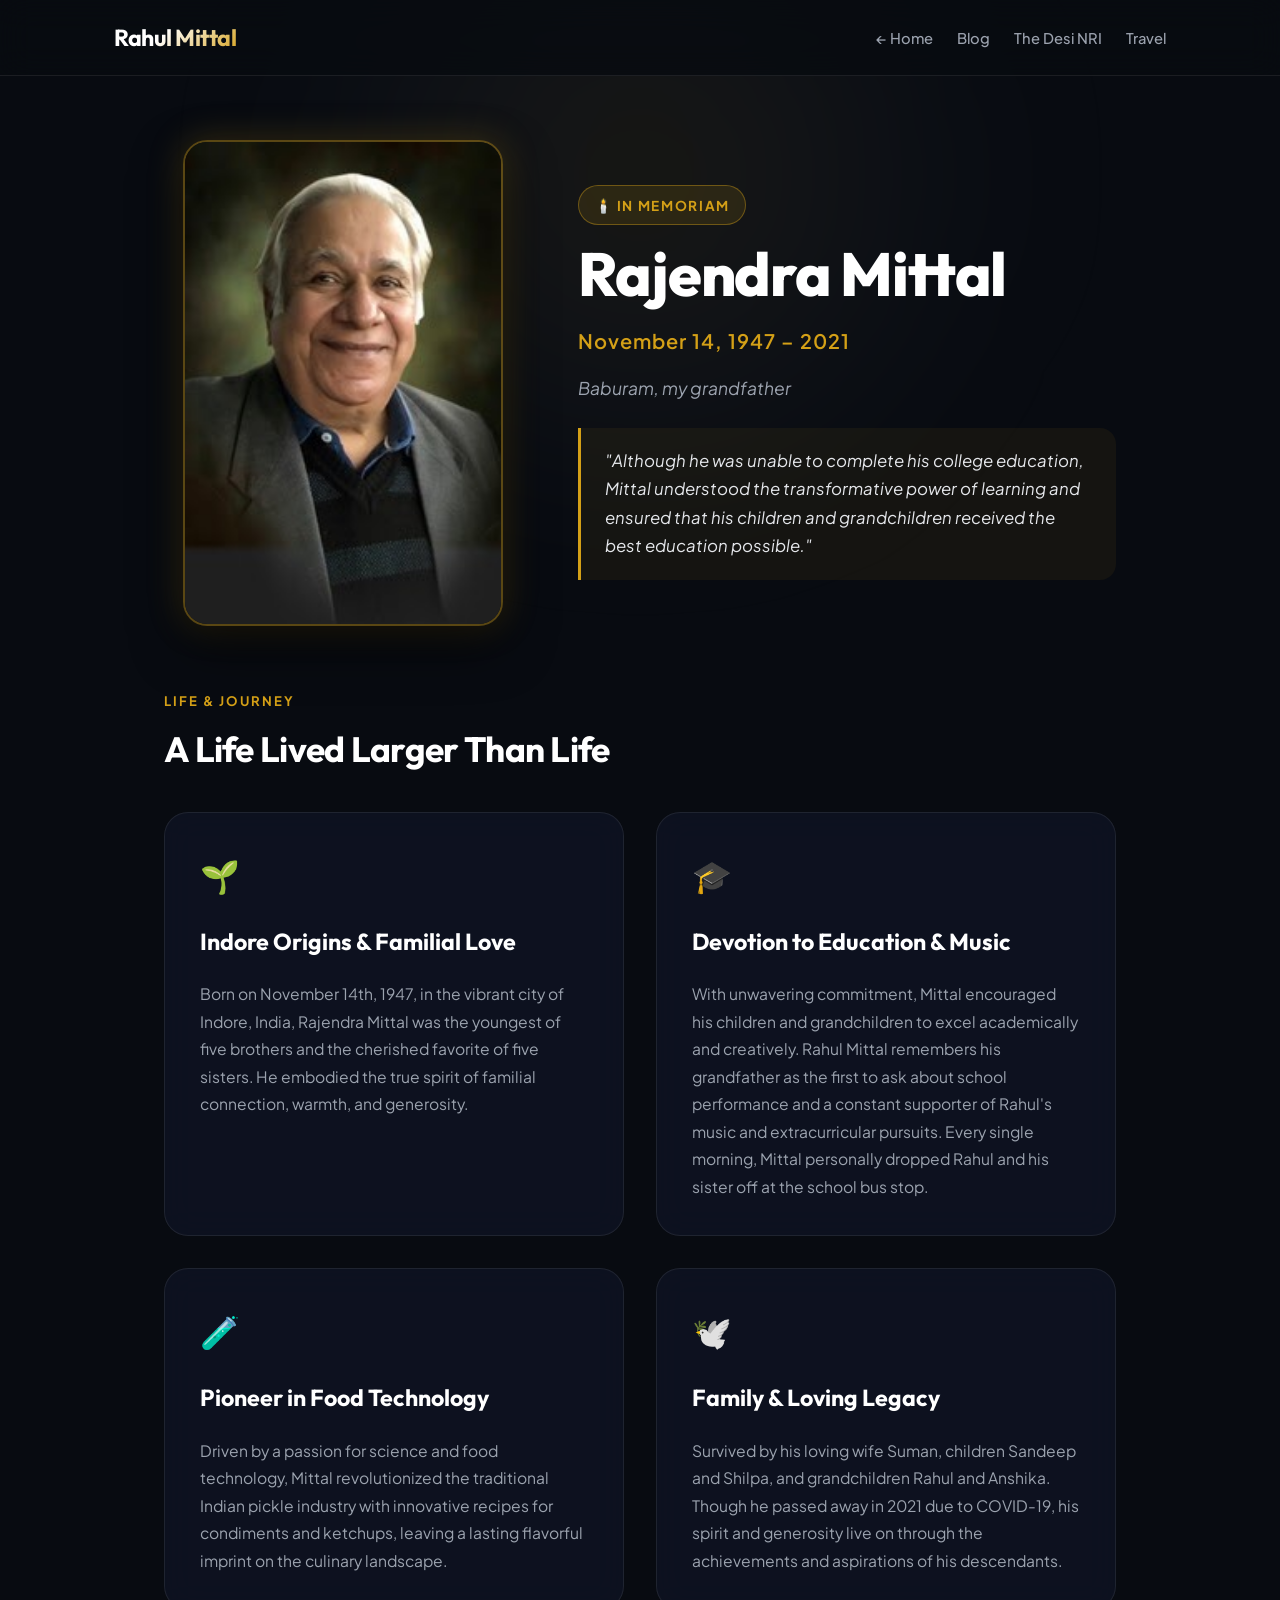
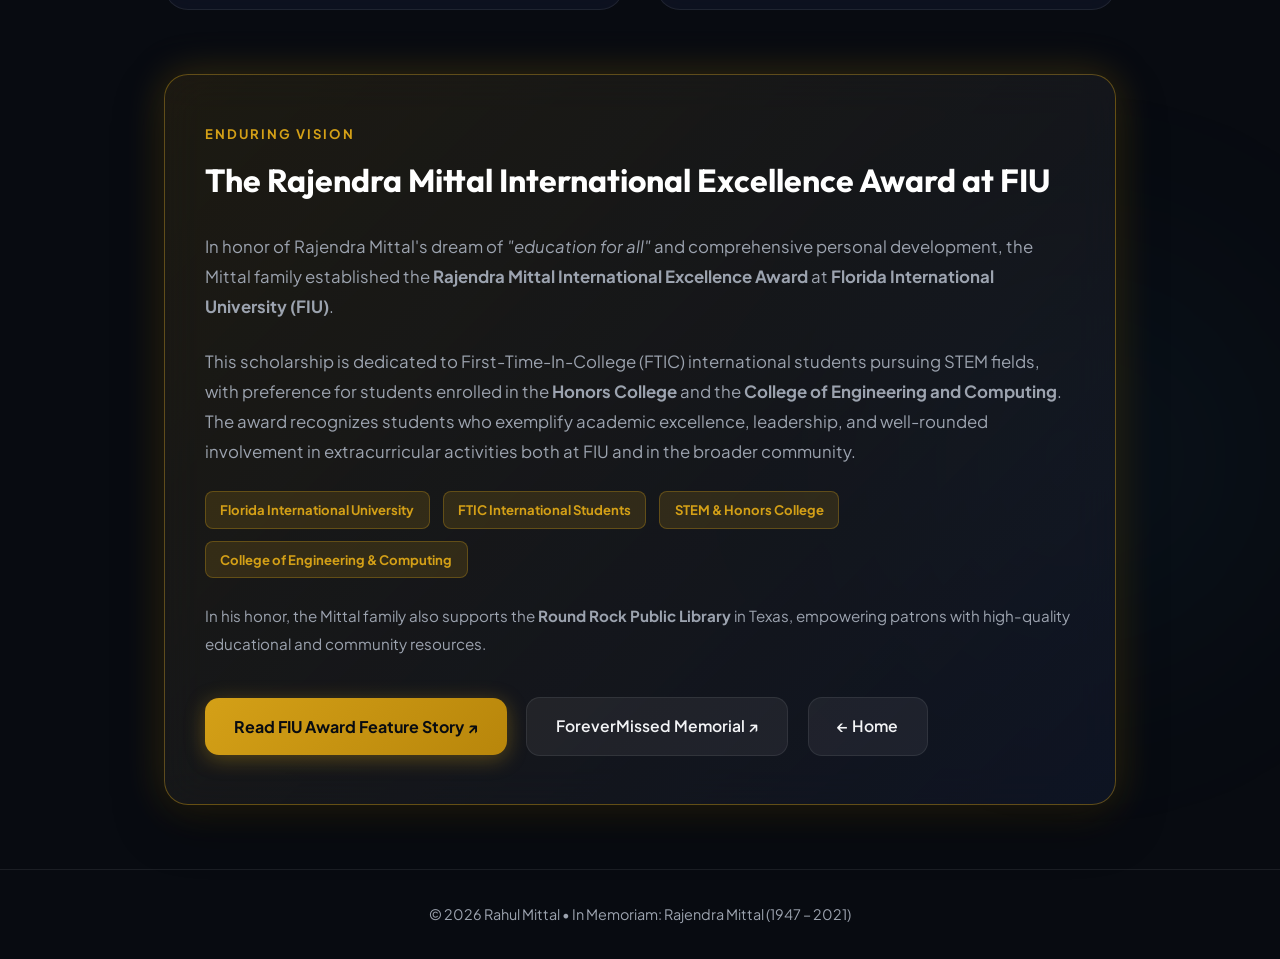
<file: rajendra-mittal/index.html>
<!DOCTYPE html>
<html lang="en">
<head>
  <!-- Google tag (gtag.js) -->
  <script async src="https://www.googletagmanager.com/gtag/js?id=G-P59LHG3TJX"></script>
  <script>
    window.dataLayer = window.dataLayer || [];
    function gtag(){dataLayer.push(arguments);}
    gtag('js', new Date());
    gtag('config', 'G-P59LHG3TJX');
  </script>
  <meta charset="UTF-8" />
  <meta name="viewport" content="width=device-width, initial-scale=1.0" />
  <title>Rajendra Mittal (1947 – 2021) — In Memoriam | Rahul Mittal</title>
  <meta name="description" content="In loving memory of Rajendra Mittal (1947 - 2021). Benefactor of the Rajendra Mittal International Excellence Award at Florida International University." />
  
  <!-- Open Graph / Meta -->
  <meta property="og:title" content="Rajendra Mittal (1947 – 2021) — In Memoriam" />
  <meta property="og:description" content="In honor of Rajendra Mittal (Baburam) and his enduring dream of education for all." />
  <meta property="og:type" content="website" />
  <meta property="og:image" content="assets/rajendra_mittal.png" />
  <meta property="og:url" content="https://rahulkijini.com/rajendra-mittal/" />

  <!-- Favicon -->
  <link rel="icon" type="image/png" href="assets/rajendra_mittal.png" />

  <!-- Google Fonts -->
  <link rel="preconnect" href="https://fonts.googleapis.com">
  <link rel="preconnect" href="https://fonts.gstatic.com" crossorigin>
  <link href="https://fonts.googleapis.com/css2?family=Outfit:wght@400;500;600;700;800&family=Plus+Jakarta+Sans:wght@400;500;600;700&display=swap" rel="stylesheet">

  <style>
    :root {
      --bg-dark: #080b11;
      --bg-card: rgba(15, 21, 37, 0.75);
      --bg-card-hover: rgba(22, 31, 54, 0.88);
      --border-color: rgba(255, 255, 255, 0.08);
      --border-gold: rgba(212, 160, 23, 0.4);
      --accent-gold: #d4a017;
      --accent-gold-glow: rgba(212, 160, 23, 0.25);
      --accent-cyan: #38bdf8;
      --text-main: #f3f4f6;
      --text-muted: #9ca3af;
      --text-sub: #6b7280;
      --font-heading: 'Outfit', sans-serif;
      --font-body: 'Plus Jakarta Sans', sans-serif;
    }

    * { box-sizing: border-box; margin: 0; padding: 0; }
    html { scroll-behavior: smooth; }
    body {
      background-color: var(--bg-dark);
      color: var(--text-main);
      font-family: var(--font-body);
      min-height: 100vh;
      display: flex;
      flex-direction: column;
      align-items: center;
      position: relative;
      overflow-x: hidden;
      line-height: 1.7;
    }

    /* Ambient Background Glows */
    .bg-glow-1 {
      position: absolute;
      top: -150px;
      left: 50%;
      transform: translateX(-50%);
      width: 900px;
      height: 650px;
      background: radial-gradient(circle, rgba(212, 160, 23, 0.1) 0%, rgba(255, 255, 255, 0.03) 40%, transparent 70%);
      filter: blur(100px);
      z-index: 0;
      pointer-events: none;
    }

    .bg-glow-2 {
      position: absolute;
      bottom: 200px;
      right: -100px;
      width: 600px;
      height: 600px;
      background: radial-gradient(circle, rgba(56, 189, 248, 0.06) 0%, transparent 70%);
      filter: blur(100px);
      z-index: 0;
      pointer-events: none;
    }

    /* Header */
    header {
      position: sticky;
      top: 0;
      z-index: 100;
      width: 100%;
      backdrop-filter: blur(16px);
      background: rgba(8, 11, 17, 0.82);
      border-bottom: 1px solid var(--border-color);
      display: flex;
      justify-content: center;
    }

    .nav-container {
      width: 100%;
      max-width: 1100px;
      padding: 1.1rem 1.5rem;
      display: flex;
      justify-content: space-between;
      align-items: center;
    }

    .brand-name {
      font-family: var(--font-heading);
      font-weight: 700;
      font-size: 1.45rem;
      letter-spacing: -0.02em;
      background: linear-gradient(135deg, #ffffff 40%, var(--accent-gold) 100%);
      -webkit-background-clip: text;
      -webkit-text-fill-color: transparent;
      text-decoration: none;
    }

    .nav-links {
      display: flex;
      gap: 1.5rem;
      list-style: none;
    }

    .nav-links a {
      color: var(--text-muted);
      text-decoration: none;
      font-size: 0.92rem;
      font-weight: 500;
      transition: color 0.2s ease;
    }

    .nav-links a:hover { color: #ffffff; }

    /* Main Content */
    main {
      position: relative;
      z-index: 1;
      width: 100%;
      max-width: 1000px;
      padding: 4rem 1.5rem;
      display: flex;
      flex-direction: column;
      gap: 4rem;
    }

    /* Memorial Hero Section */
    .memorial-hero {
      display: grid;
      grid-template-columns: 0.8fr 1.2fr;
      gap: 3.5rem;
      align-items: center;
    }

    .portrait-wrapper {
      position: relative;
      width: 100%;
      max-width: 320px;
      margin: 0 auto;
    }

    .portrait-img {
      width: 100%;
      height: auto;
      border-radius: 24px;
      border: 2px solid var(--border-gold);
      box-shadow: 0 20px 50px rgba(0, 0, 0, 0.6), 0 0 35px var(--accent-gold-glow);
      display: block;
      object-fit: cover;
    }

    .hero-text {
      display: flex;
      flex-direction: column;
      gap: 1rem;
    }

    .hero-badge {
      display: inline-flex;
      align-items: center;
      gap: 0.6rem;
      padding: 0.45rem 0.95rem;
      border-radius: 999px;
      background: rgba(212, 160, 23, 0.12);
      border: 1px solid var(--border-gold);
      color: var(--accent-gold);
      font-size: 0.85rem;
      font-weight: 700;
      text-transform: uppercase;
      letter-spacing: 0.12em;
      width: fit-content;
    }

    h1 {
      font-family: var(--font-heading);
      font-size: clamp(2.8rem, 5vw, 3.8rem);
      font-weight: 800;
      line-height: 1.1;
      letter-spacing: -0.02em;
      color: #ffffff;
    }

    .dates {
      font-size: 1.25rem;
      color: var(--accent-gold);
      font-weight: 600;
      letter-spacing: 0.05em;
    }

    .grandfather-title {
      font-size: 1.1rem;
      color: var(--text-muted);
      font-style: italic;
    }

    .quote-box {
      background: rgba(212, 160, 23, 0.06);
      border-left: 3px solid var(--accent-gold);
      padding: 1.2rem 1.5rem;
      border-radius: 0 16px 16px 0;
      font-size: 1.05rem;
      color: #e5e7eb;
      font-style: italic;
      margin-top: 0.5rem;
    }

    /* Content Cards Grid */
    .section-title-group {
      margin-bottom: 2rem;
    }

    .section-tag {
      font-size: 0.82rem;
      font-weight: 700;
      text-transform: uppercase;
      letter-spacing: 0.15em;
      color: var(--accent-gold);
      margin-bottom: 0.5rem;
      display: block;
    }

    .section-title {
      font-family: var(--font-heading);
      font-size: 2.2rem;
      font-weight: 700;
      color: #ffffff;
      letter-spacing: -0.02em;
    }

    .cards-grid {
      display: grid;
      grid-template-columns: repeat(auto-fit, minmax(300px, 1fr));
      gap: 2rem;
    }

    .info-card {
      background: var(--bg-card);
      border: 1px solid var(--border-color);
      border-radius: 24px;
      padding: 2.2rem;
      backdrop-filter: blur(16px);
      transition: all 0.3s ease;
      display: flex;
      flex-direction: column;
      gap: 1.2rem;
    }

    .info-card:hover {
      background: var(--bg-card-hover);
      border-color: var(--border-gold);
      transform: translateY(-3px);
      box-shadow: 0 20px 40px rgba(0, 0, 0, 0.4);
    }

    .card-icon {
      font-size: 2rem;
    }

    .info-card h3 {
      font-family: var(--font-heading);
      font-size: 1.45rem;
      font-weight: 700;
      color: #ffffff;
    }

    .info-card p {
      color: var(--text-muted);
      font-size: 0.98rem;
      line-height: 1.75;
    }

    /* Scholarship Highlight Card */
    .scholarship-banner {
      background: linear-gradient(135deg, rgba(212, 160, 23, 0.1) 0%, rgba(15, 21, 37, 0.9) 100%);
      border: 1px solid var(--border-gold);
      border-radius: 24px;
      padding: 3rem 2.5rem;
      backdrop-filter: blur(20px);
      box-shadow: 0 20px 50px rgba(0, 0, 0, 0.4), 0 0 40px var(--accent-gold-glow);
      display: flex;
      flex-direction: column;
      gap: 1.5rem;
    }

    .scholarship-banner h2 {
      font-family: var(--font-heading);
      font-size: 2rem;
      font-weight: 700;
      color: #ffffff;
    }

    .scholarship-banner p {
      color: var(--text-muted);
      font-size: 1.05rem;
      line-height: 1.8;
    }

    .fiu-badge-list {
      display: flex;
      gap: 0.8rem;
      flex-wrap: wrap;
    }

    .fiu-tag {
      font-size: 0.82rem;
      font-weight: 700;
      color: var(--accent-gold);
      background: rgba(212, 160, 23, 0.15);
      border: 1px solid rgba(212, 160, 23, 0.3);
      padding: 0.4rem 0.9rem;
      border-radius: 8px;
    }

    .cta-row {
      display: flex;
      gap: 1.2rem;
      flex-wrap: wrap;
      align-items: center;
      margin-top: 1rem;
    }

    .btn-gold {
      display: inline-flex;
      align-items: center;
      gap: 0.6rem;
      background: linear-gradient(135deg, #d4a017 0%, #b8860b 100%);
      color: #080b11;
      font-weight: 700;
      font-size: 1rem;
      padding: 0.95rem 1.8rem;
      border-radius: 14px;
      text-decoration: none;
      transition: all 0.25s ease;
      box-shadow: 0 4px 20px rgba(212, 160, 23, 0.35);
    }

    .btn-gold:hover {
      transform: scale(1.04);
      background: linear-gradient(135deg, #e5b128 0%, #c9971c 100%);
      box-shadow: 0 6px 25px rgba(212, 160, 23, 0.5);
    }

    .btn-secondary {
      display: inline-flex;
      align-items: center;
      gap: 0.6rem;
      background: rgba(255, 255, 255, 0.06);
      border: 1px solid var(--border-color);
      color: var(--text-main);
      font-weight: 600;
      font-size: 0.98rem;
      padding: 0.95rem 1.8rem;
      border-radius: 14px;
      text-decoration: none;
      transition: all 0.25s ease;
    }

    .btn-secondary:hover {
      background: rgba(255, 255, 255, 0.12);
    }

    footer {
      width: 100%;
      border-top: 1px solid var(--border-color);
      padding: 2rem 1.5rem;
      display: flex;
      justify-content: center;
      margin-top: auto;
      font-size: 0.9rem;
      color: var(--text-muted);
    }

    @media (max-width: 800px) {
      .memorial-hero {
        grid-template-columns: 1fr;
        text-align: center;
      }
      .hero-badge {
        margin: 0 auto;
      }
      .quote-box {
        border-left: none;
        border-top: 3px solid var(--accent-gold);
        border-radius: 16px;
      }
    }
  </style>
</head>
<body>

  <div class="bg-glow-1"></div>
  <div class="bg-glow-2"></div>

  <!-- HEADER -->
  <header>
    <div class="nav-container">
      <a href="/" class="brand-name">Rahul Mittal</a>
      <ul class="nav-links">
        <li><a href="/">← Home</a></li>
        <li><a href="/blog/">Blog</a></li>
        <li><a href="/thedesinri/">The Desi NRI</a></li>
        <li><a href="/travel/">Travel</a></li>
      </ul>
    </div>
  </header>

  <!-- MAIN CONTAINER -->
  <main>

    <!-- MEMORIAL HERO -->
    <section class="memorial-hero">
      <div class="portrait-wrapper">
        <img src="assets/rajendra_mittal.png" alt="Rajendra Mittal (1947 - 2021)" class="portrait-img" />
      </div>

      <div class="hero-text">
        <span class="hero-badge">🕯️ In Memoriam</span>
        <h1>Rajendra Mittal</h1>
        <div class="dates">November 14, 1947 – 2021</div>
        <div class="grandfather-title">Baburam, my grandfather</div>
        <div class="quote-box">
          "Although he was unable to complete his college education, Mittal understood the transformative power of learning and ensured that his children and grandchildren received the best education possible."
        </div>
      </div>
    </section>

    <!-- LIFE STORY & DEDICATION -->
    <section>
      <div class="section-title-group">
        <span class="section-tag">Life &amp; Journey</span>
        <h2 class="section-title">A Life Lived Larger Than Life</h2>
      </div>

      <div class="cards-grid">
        <div class="info-card">
          <div class="card-icon">🌱</div>
          <h3>Indore Origins &amp; Familial Love</h3>
          <p>
            Born on November 14th, 1947, in the vibrant city of Indore, India, Rajendra Mittal was the youngest of five brothers and the cherished favorite of five sisters. He embodied the true spirit of familial connection, warmth, and generosity.
          </p>
        </div>

        <div class="info-card">
          <div class="card-icon">🎓</div>
          <h3>Devotion to Education &amp; Music</h3>
          <p>
            With unwavering commitment, Mittal encouraged his children and grandchildren to excel academically and creatively. Rahul Mittal remembers his grandfather as the first to ask about school performance and a constant supporter of Rahul's music and extracurricular pursuits. Every single morning, Mittal personally dropped Rahul and his sister off at the school bus stop.
          </p>
        </div>

        <div class="info-card">
          <div class="card-icon">🧪</div>
          <h3>Pioneer in Food Technology</h3>
          <p>
            Driven by a passion for science and food technology, Mittal revolutionized the traditional Indian pickle industry with innovative recipes for condiments and ketchups, leaving a lasting flavorful imprint on the culinary landscape.
          </p>
        </div>

        <div class="info-card">
          <div class="card-icon">🕊️</div>
          <h3>Family &amp; Loving Legacy</h3>
          <p>
            Survived by his loving wife Suman, children Sandeep and Shilpa, and grandchildren Rahul and Anshika. Though he passed away in 2021 due to COVID-19, his spirit and generosity live on through the achievements and aspirations of his descendants.
          </p>
        </div>
      </div>
    </section>

    <!-- ENDURING SCHOLARSHIPS & INITIATIVES -->
    <section>
      <div class="scholarship-banner">
        <div>
          <span class="section-tag">Enduring Vision</span>
          <h2>The Rajendra Mittal International Excellence Award at FIU</h2>
        </div>

        <p>
          In honor of Rajendra Mittal's dream of <em>"education for all"</em> and comprehensive personal development, the Mittal family established the <strong>Rajendra Mittal International Excellence Award</strong> at <strong>Florida International University (FIU)</strong>.
        </p>

        <p>
          This scholarship is dedicated to First-Time-In-College (FTIC) international students pursuing STEM fields, with preference for students enrolled in the <strong>Honors College</strong> and the <strong>College of Engineering and Computing</strong>. The award recognizes students who exemplify academic excellence, leadership, and well-rounded involvement in extracurricular activities both at FIU and in the broader community.
        </p>

        <div class="fiu-badge-list">
          <span class="fiu-tag">Florida International University</span>
          <span class="fiu-tag">FTIC International Students</span>
          <span class="fiu-tag">STEM &amp; Honors College</span>
          <span class="fiu-tag">College of Engineering &amp; Computing</span>
        </div>

        <p style="font-size: 0.95rem; color: var(--text-muted);">
          In his honor, the Mittal family also supports the <strong>Round Rock Public Library</strong> in Texas, empowering patrons with high-quality educational and community resources.
        </p>

        <div class="cta-row">
          <a href="https://www.fiualumni.com/stay-connected/alumni-news/newsroom/index.php/2023/11/14/international-excellence-how-the-pathway-to-philanthropist-program-can-change-lives/" target="_blank" rel="noopener" class="btn-gold">
            <span>Read FIU Award Feature Story ↗</span>
          </a>
          <a href="https://rajendra-mittal.forevermissed.com/" target="_blank" rel="noopener" class="btn-secondary">
            ForeverMissed Memorial ↗
          </a>
          <a href="/" class="btn-secondary">
            ← Home
          </a>
        </div>
      </div>
    </section>

  </main>

  <!-- FOOTER -->
  <footer>
    <div>&copy; 2026 Rahul Mittal • In Memoriam: Rajendra Mittal (1947 – 2021)</div>
  </footer>

</body>
</html>
</file>
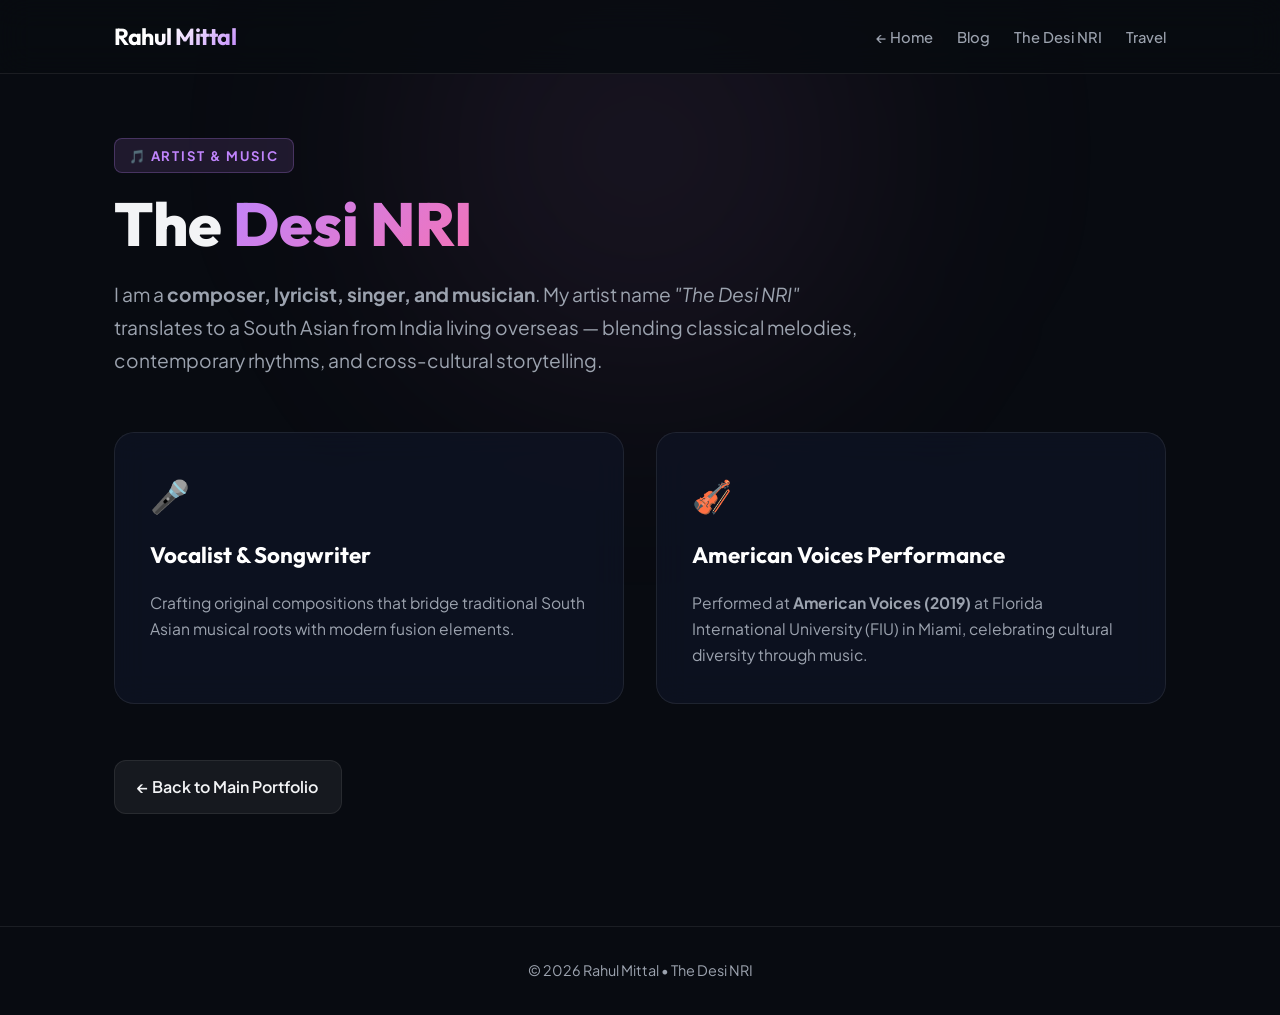
<file: thedesinri/index.html>
<!DOCTYPE html>
<html lang="en">
<head>
  <!-- Google tag (gtag.js) -->
  <script async src="https://www.googletagmanager.com/gtag/js?id=G-P59LHG3TJX"></script>
  <script>
    window.dataLayer = window.dataLayer || [];
    function gtag(){dataLayer.push(arguments);}
    gtag('js', new Date());
    gtag('config', 'G-P59LHG3TJX');
  </script>
  <meta charset="UTF-8" />
  <meta name="viewport" content="width=device-width, initial-scale=1.0" />
  <title>The Desi NRI | Music & Composition by Rahul Mittal</title>
  <meta name="description" content="The Desi NRI — Composer, lyricist, singer, and musician Rahul Mittal blending South Asian melodies with modern rhythms." />
  
  <!-- Open Graph / Meta -->
  <meta property="og:title" content="The Desi NRI | Rahul Mittal" />
  <meta property="og:description" content="Composer, lyricist, singer, and musician." />
  <meta property="og:type" content="website" />
  <meta property="og:url" content="https://rahulkijini.com/thedesinri/" />

  <!-- Google Fonts -->
  <link rel="preconnect" href="https://fonts.googleapis.com">
  <link rel="preconnect" href="https://fonts.gstatic.com" crossorigin>
  <link href="https://fonts.googleapis.com/css2?family=Outfit:wght@400;500;600;700;800&family=Plus+Jakarta+Sans:wght@400;500;600;700&display=swap" rel="stylesheet">

  <style>
    :root {
      --bg-dark: #080b11;
      --bg-card: rgba(15, 21, 37, 0.7);
      --bg-card-hover: rgba(22, 31, 54, 0.85);
      --border-color: rgba(255, 255, 255, 0.08);
      --border-purple: rgba(168, 85, 247, 0.35);
      --accent-purple: #c084fc;
      --accent-pink: #f472b6;
      --accent-cyan: #38bdf8;
      --text-main: #f3f4f6;
      --text-muted: #9ca3af;
      --font-heading: 'Outfit', sans-serif;
      --font-body: 'Plus Jakarta Sans', sans-serif;
    }

    * { box-sizing: border-box; margin: 0; padding: 0; }
    html { scroll-behavior: smooth; }
    body {
      background-color: var(--bg-dark);
      color: var(--text-main);
      font-family: var(--font-body);
      min-height: 100vh;
      display: flex;
      flex-direction: column;
      align-items: center;
      position: relative;
      overflow-x: hidden;
      line-height: 1.65;
    }

    .bg-glow-1 {
      position: absolute;
      top: -150px;
      left: 50%;
      transform: translateX(-50%);
      width: 800px;
      height: 600px;
      background: radial-gradient(circle, rgba(192, 132, 252, 0.1) 0%, rgba(244, 114, 182, 0.05) 40%, transparent 70%);
      filter: blur(100px);
      z-index: 0;
      pointer-events: none;
    }

    header {
      position: sticky;
      top: 0;
      z-index: 100;
      width: 100%;
      backdrop-filter: blur(16px);
      background: rgba(8, 11, 17, 0.82);
      border-bottom: 1px solid var(--border-color);
      display: flex;
      justify-content: center;
    }

    .nav-container {
      width: 100%;
      max-width: 1100px;
      padding: 1.1rem 1.5rem;
      display: flex;
      justify-content: space-between;
      align-items: center;
    }

    .brand-name {
      font-family: var(--font-heading);
      font-weight: 700;
      font-size: 1.45rem;
      letter-spacing: -0.02em;
      background: linear-gradient(135deg, #ffffff 40%, var(--accent-purple) 100%);
      -webkit-background-clip: text;
      -webkit-text-fill-color: transparent;
      text-decoration: none;
    }

    .nav-links {
      display: flex;
      gap: 1.5rem;
      list-style: none;
    }

    .nav-links a {
      color: var(--text-muted);
      text-decoration: none;
      font-size: 0.92rem;
      font-weight: 500;
      transition: color 0.2s ease;
    }

    .nav-links a:hover { color: #ffffff; }

    main {
      position: relative;
      z-index: 1;
      width: 100%;
      max-width: 1100px;
      padding: 4rem 1.5rem;
      display: flex;
      flex-direction: column;
      gap: 3.5rem;
    }

    .hero-tag {
      display: inline-flex;
      align-items: center;
      gap: 0.5rem;
      font-size: 0.82rem;
      font-weight: 700;
      text-transform: uppercase;
      letter-spacing: 0.15em;
      color: var(--accent-purple);
      background: rgba(192, 132, 252, 0.12);
      padding: 0.35rem 0.85rem;
      border-radius: 8px;
      border: 1px solid rgba(192, 132, 252, 0.25);
      margin-bottom: 1rem;
      width: fit-content;
    }

    h1 {
      font-family: var(--font-heading);
      font-size: clamp(2.5rem, 5vw, 3.8rem);
      font-weight: 800;
      line-height: 1.15;
      margin-bottom: 1.2rem;
    }

    .highlight-purple {
      background: linear-gradient(135deg, var(--accent-purple) 0%, var(--accent-pink) 100%);
      -webkit-background-clip: text;
      -webkit-text-fill-color: transparent;
    }

    .lead-text {
      font-size: 1.2rem;
      color: var(--text-muted);
      max-width: 750px;
      line-height: 1.7;
    }

    .grid-2 {
      display: grid;
      grid-template-columns: repeat(auto-fit, minmax(320px, 1fr));
      gap: 2rem;
    }

    .card {
      background: var(--bg-card);
      border: 1px solid var(--border-color);
      border-radius: 20px;
      padding: 2.2rem;
      backdrop-filter: blur(16px);
      transition: all 0.3s ease;
      display: flex;
      flex-direction: column;
      gap: 1rem;
    }

    .card:hover {
      border-color: var(--border-purple);
      transform: translateY(-3px);
      box-shadow: 0 15px 35px rgba(0, 0, 0, 0.4);
    }

    .card h3 {
      font-family: var(--font-heading);
      font-size: 1.4rem;
      color: #ffffff;
    }

    .card p {
      color: var(--text-muted);
      font-size: 0.98rem;
    }

    .btn-back {
      display: inline-flex;
      align-items: center;
      gap: 0.6rem;
      background: rgba(255, 255, 255, 0.06);
      border: 1px solid var(--border-color);
      color: var(--text-main);
      padding: 0.8rem 1.4rem;
      border-radius: 12px;
      text-decoration: none;
      font-weight: 600;
      width: fit-content;
      transition: all 0.25s ease;
    }

    .btn-back:hover {
      background: rgba(255, 255, 255, 0.12);
    }

    footer {
      width: 100%;
      border-top: 1px solid var(--border-color);
      padding: 2rem 1.5rem;
      display: flex;
      justify-content: center;
      margin-top: 3rem;
      font-size: 0.9rem;
      color: var(--text-muted);
    }

    @media (max-width: 600px) {
      .nav-container {
        flex-direction: column;
        gap: 0.8rem;
        padding: 0.9rem 1.2rem;
      }
      .nav-links {
        gap: 1rem;
        flex-wrap: wrap;
        justify-content: center;
      }
      main {
        padding: 2.5rem 1.2rem;
        gap: 2.5rem;
      }
      .card {
        padding: 1.6rem;
      }
      .btn-back {
        width: 100%;
        justify-content: center;
      }
    }
  </style>
</head>
<body>

  <div class="bg-glow-1"></div>

  <header>
    <div class="nav-container">
      <a href="/" class="brand-name">Rahul Mittal</a>
      <ul class="nav-links">
        <li><a href="/">← Home</a></li>
        <li><a href="/blog/">Blog</a></li>
        <li><a href="/thedesinri/">The Desi NRI</a></li>
        <li><a href="/travel/">Travel</a></li>
      </ul>
    </div>
  </header>

  <main>
    <div>
      <span class="hero-tag">🎵 Artist &amp; Music</span>
      <h1>The <span class="highlight-purple">Desi NRI</span></h1>
      <p class="lead-text">
        I am a <strong>composer, lyricist, singer, and musician</strong>. My artist name <em>"The Desi NRI"</em> translates to a South Asian from India living overseas — blending classical melodies, contemporary rhythms, and cross-cultural storytelling.
      </p>
    </div>

    <div class="grid-2">
      <div class="card">
        <div style="font-size: 2rem;">🎤</div>
        <h3>Vocalist &amp; Songwriter</h3>
        <p>
          Crafting original compositions that bridge traditional South Asian musical roots with modern fusion elements.
        </p>
      </div>

      <div class="card">
        <div style="font-size: 2rem;">🎻</div>
        <h3>American Voices Performance</h3>
        <p>
          Performed at <strong>American Voices (2019)</strong> at Florida International University (FIU) in Miami, celebrating cultural diversity through music.
        </p>
      </div>
    </div>

    <div>
      <a href="/" class="btn-back">← Back to Main Portfolio</a>
    </div>
  </main>

  <footer>
    <div>&copy; 2026 Rahul Mittal • The Desi NRI</div>
  </footer>

</body>
</html>
</file>
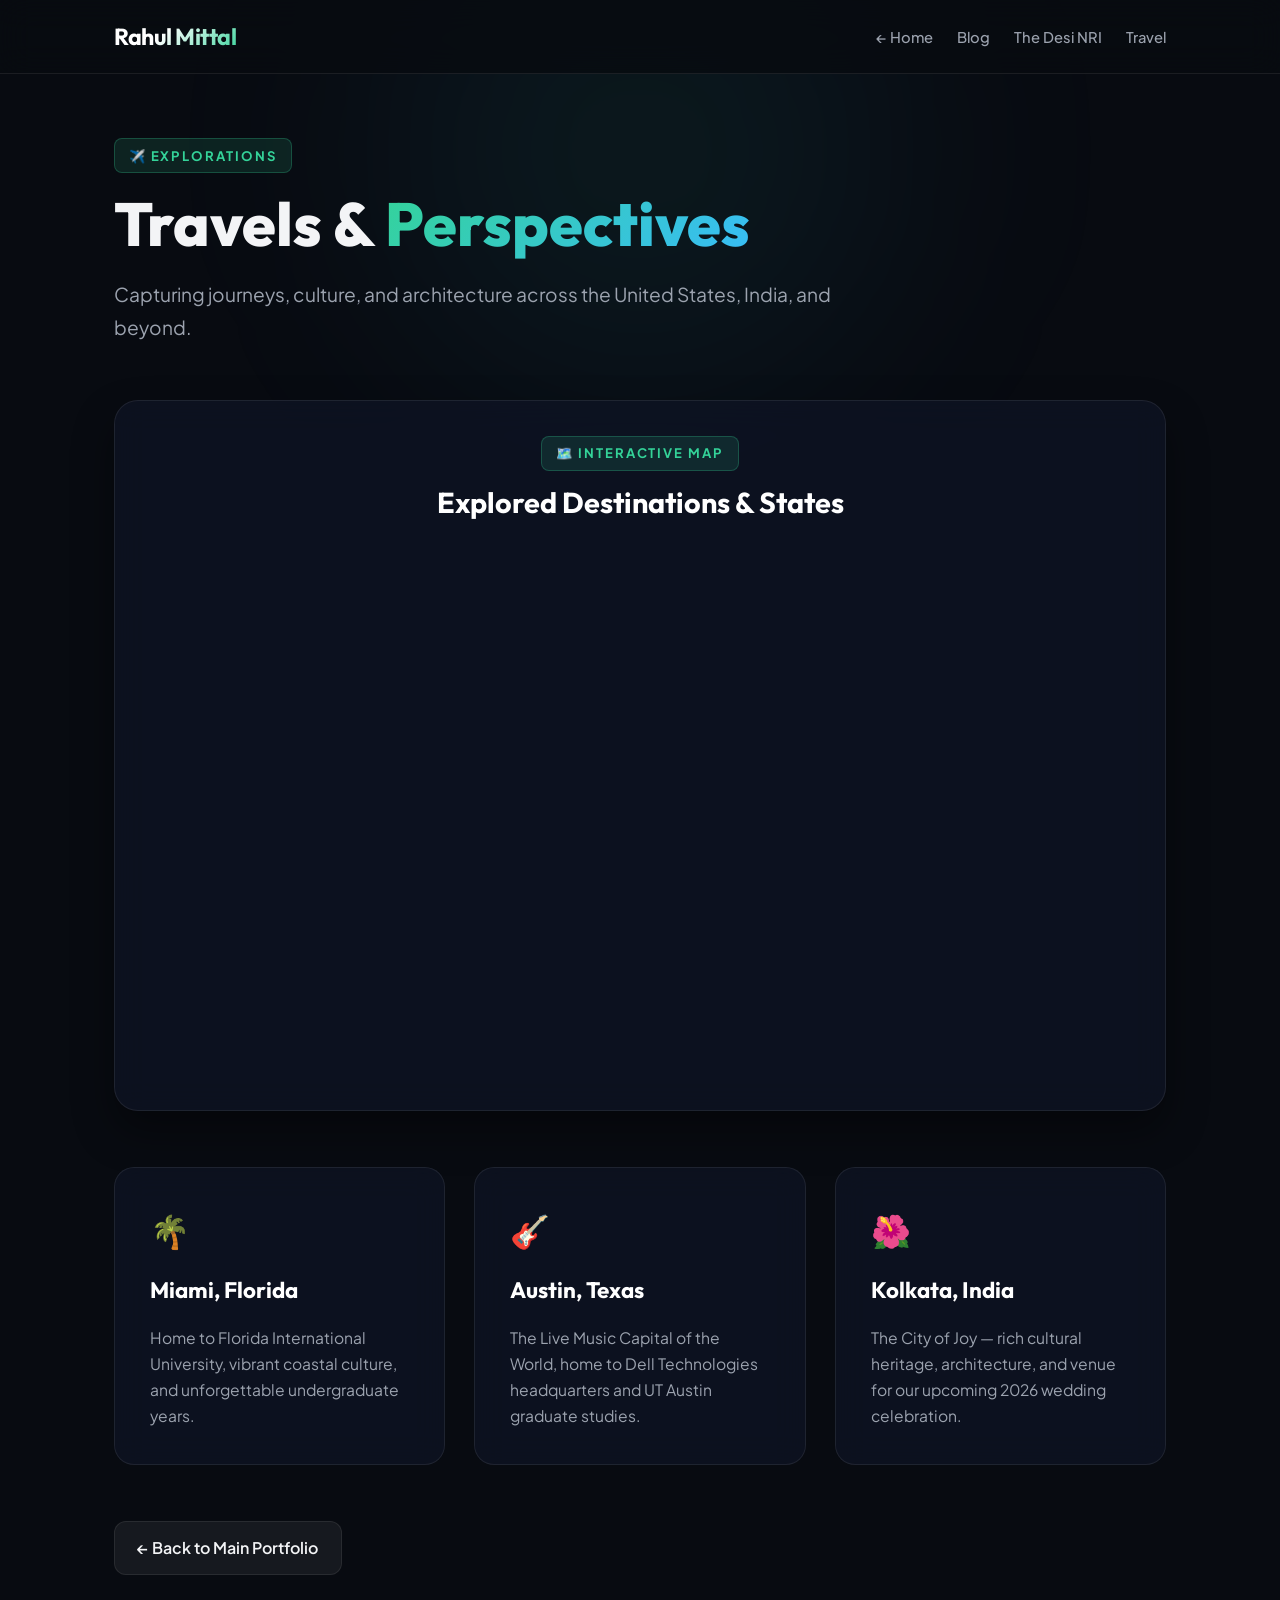
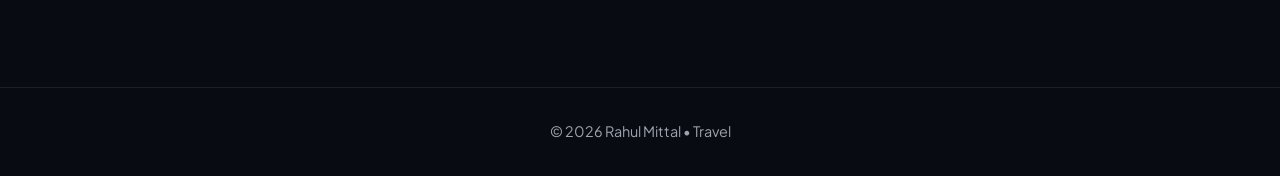
<file: travel/index.html>
<!DOCTYPE html>
<html lang="en">
<head>
  <!-- Google tag (gtag.js) -->
  <script async src="https://www.googletagmanager.com/gtag/js?id=G-P59LHG3TJX"></script>
  <script>
    window.dataLayer = window.dataLayer || [];
    function gtag(){dataLayer.push(arguments);}
    gtag('js', new Date());
    gtag('config', 'G-P59LHG3TJX');
  </script>
  <meta charset="UTF-8" />
  <meta name="viewport" content="width=device-width, initial-scale=1.0" />
  <title>Travel & Explorations | Rahul Mittal</title>
  <meta name="description" content="Travel stories, photos, and destinations explored by Rahul Mittal — Miami, Austin, Kolkata, and beyond." />
  
  <!-- Open Graph / Meta -->
  <meta property="og:title" content="Travel & Explorations | Rahul Mittal" />
  <meta property="og:description" content="Miami, Austin, Kolkata, and journeys across the globe." />
  <meta property="og:type" content="website" />
  <meta property="og:url" content="https://rahulkijini.com/travel/" />

  <!-- Google Fonts -->
  <link rel="preconnect" href="https://fonts.googleapis.com">
  <link rel="preconnect" href="https://fonts.gstatic.com" crossorigin>
  <link href="https://fonts.googleapis.com/css2?family=Outfit:wght@400;500;600;700;800&family=Plus+Jakarta+Sans:wght@400;500;600;700&display=swap" rel="stylesheet">

  <style>
    :root {
      --bg-dark: #080b11;
      --bg-card: rgba(15, 21, 37, 0.7);
      --bg-card-hover: rgba(22, 31, 54, 0.85);
      --border-color: rgba(255, 255, 255, 0.08);
      --border-cyan: rgba(56, 189, 248, 0.35);
      --accent-cyan: #38bdf8;
      --accent-emerald: #34d399;
      --text-main: #f3f4f6;
      --text-muted: #9ca3af;
      --font-heading: 'Outfit', sans-serif;
      --font-body: 'Plus Jakarta Sans', sans-serif;
    }

    * { box-sizing: border-box; margin: 0; padding: 0; }
    html { scroll-behavior: smooth; }
    body {
      background-color: var(--bg-dark);
      color: var(--text-main);
      font-family: var(--font-body);
      min-height: 100vh;
      display: flex;
      flex-direction: column;
      align-items: center;
      position: relative;
      overflow-x: hidden;
      line-height: 1.65;
    }

    .bg-glow-1 {
      position: absolute;
      top: -150px;
      left: 50%;
      transform: translateX(-50%);
      width: 800px;
      height: 600px;
      background: radial-gradient(circle, rgba(52, 211, 153, 0.09) 0%, rgba(56, 189, 248, 0.05) 40%, transparent 70%);
      filter: blur(100px);
      z-index: 0;
      pointer-events: none;
    }

    header {
      position: sticky;
      top: 0;
      z-index: 100;
      width: 100%;
      backdrop-filter: blur(16px);
      background: rgba(8, 11, 17, 0.82);
      border-bottom: 1px solid var(--border-color);
      display: flex;
      justify-content: center;
    }

    .nav-container {
      width: 100%;
      max-width: 1100px;
      padding: 1.1rem 1.5rem;
      display: flex;
      justify-content: space-between;
      align-items: center;
    }

    .brand-name {
      font-family: var(--font-heading);
      font-weight: 700;
      font-size: 1.45rem;
      letter-spacing: -0.02em;
      background: linear-gradient(135deg, #ffffff 40%, var(--accent-emerald) 100%);
      -webkit-background-clip: text;
      -webkit-text-fill-color: transparent;
      text-decoration: none;
    }

    .nav-links {
      display: flex;
      gap: 1.5rem;
      list-style: none;
    }

    .nav-links a {
      color: var(--text-muted);
      text-decoration: none;
      font-size: 0.92rem;
      font-weight: 500;
      transition: color 0.2s ease;
    }

    .nav-links a:hover { color: #ffffff; }

    main {
      position: relative;
      z-index: 1;
      width: 100%;
      max-width: 1100px;
      padding: 4rem 1.5rem;
      display: flex;
      flex-direction: column;
      gap: 3.5rem;
    }

    .hero-tag {
      display: inline-flex;
      align-items: center;
      gap: 0.5rem;
      font-size: 0.82rem;
      font-weight: 700;
      text-transform: uppercase;
      letter-spacing: 0.15em;
      color: var(--accent-emerald);
      background: rgba(52, 211, 153, 0.12);
      padding: 0.35rem 0.85rem;
      border-radius: 8px;
      border: 1px solid rgba(52, 211, 153, 0.25);
      margin-bottom: 1rem;
      width: fit-content;
    }

    h1 {
      font-family: var(--font-heading);
      font-size: clamp(2.5rem, 5vw, 3.8rem);
      font-weight: 800;
      line-height: 1.15;
      margin-bottom: 1.2rem;
    }

    .highlight-emerald {
      background: linear-gradient(135deg, var(--accent-emerald) 0%, var(--accent-cyan) 100%);
      -webkit-background-clip: text;
      -webkit-text-fill-color: transparent;
    }

    .lead-text {
      font-size: 1.2rem;
      color: var(--text-muted);
      max-width: 750px;
      line-height: 1.7;
    }

    .grid-3 {
      display: grid;
      grid-template-columns: repeat(auto-fit, minmax(300px, 1fr));
      gap: 1.8rem;
    }

    .card {
      background: var(--bg-card);
      border: 1px solid var(--border-color);
      border-radius: 20px;
      padding: 2.2rem;
      backdrop-filter: blur(16px);
      transition: all 0.3s ease;
      display: flex;
      flex-direction: column;
      gap: 1rem;
    }

    .card:hover {
      border-color: var(--border-cyan);
      transform: translateY(-3px);
      box-shadow: 0 15px 35px rgba(0, 0, 0, 0.4);
    }

    .card h3 {
      font-family: var(--font-heading);
      font-size: 1.4rem;
      color: #ffffff;
    }

    .card p {
      color: var(--text-muted);
      font-size: 0.98rem;
    }

    .btn-back {
      display: inline-flex;
      align-items: center;
      gap: 0.6rem;
      background: rgba(255, 255, 255, 0.06);
      border: 1px solid var(--border-color);
      color: var(--text-main);
      padding: 0.8rem 1.4rem;
      border-radius: 12px;
      text-decoration: none;
      font-weight: 600;
      width: fit-content;
      transition: all 0.25s ease;
    }

    .map-container {
      background: var(--bg-card);
      border: 1px solid var(--border-color);
      border-radius: 24px;
      padding: 2.2rem 1.5rem;
      backdrop-filter: blur(16px);
      display: flex;
      flex-direction: column;
      align-items: center;
      gap: 1.5rem;
      width: 100%;
      box-shadow: 0 20px 40px rgba(0, 0, 0, 0.4);
    }

    .map-wrapper {
      width: 100%;
      max-width: 900px;
      display: flex;
      justify-content: center;
      border-radius: 16px;
      overflow: hidden;
    }

    .map-wrapper iframe {
      width: 100%;
      max-width: 900px;
      height: 525px;
      border: none;
    }

    @media (max-width: 600px) {
      .nav-container {
        flex-direction: column;
        gap: 0.8rem;
        padding: 0.9rem 1.2rem;
      }
      .nav-links {
        gap: 1rem;
        flex-wrap: wrap;
        justify-content: center;
      }
      main {
        padding: 2.5rem 1.2rem;
        gap: 2.5rem;
      }
      .card {
        padding: 1.6rem;
      }
      .btn-back {
        width: 100%;
        justify-content: center;
      }
      .map-wrapper iframe {
        height: 360px;
      }
    }

    footer {
      width: 100%;
      border-top: 1px solid var(--border-color);
      padding: 2rem 1.5rem;
      display: flex;
      justify-content: center;
      margin-top: 3rem;
      font-size: 0.9rem;
      color: var(--text-muted);
    }
  </style>
</head>
<body>

  <div class="bg-glow-1"></div>

  <header>
    <div class="nav-container">
      <a href="/" class="brand-name">Rahul Mittal</a>
      <ul class="nav-links">
        <li><a href="/">← Home</a></li>
        <li><a href="/blog/">Blog</a></li>
        <li><a href="/thedesinri/">The Desi NRI</a></li>
        <li><a href="/travel/">Travel</a></li>
      </ul>
    </div>
  </header>

  <main>
    <div>
      <span class="hero-tag">✈️ Explorations</span>
      <h1>Travels &amp; <span class="highlight-emerald">Perspectives</span></h1>
      <p class="lead-text">
        Capturing journeys, culture, and architecture across the United States, India, and beyond.
      </p>
    </div>

    <div class="map-container">
      <div style="text-align: center; width: 100%;">
        <span class="hero-tag" style="margin-bottom: 0.5rem;">🗺️ Interactive Map</span>
        <h2 style="font-family: var(--font-heading); font-size: 1.8rem; color: #fff;">Explored Destinations &amp; States</h2>
      </div>

      <div class="map-wrapper">
        <iframe src="https://createaclickablemap.com/map.php?&id=110909&maplocation=false&online=true" width="900" height="525" style="border: none;"></iframe>
        <script>if (window.addEventListener){ window.addEventListener("message", function(event) { if(event.data.length >= 22) { if( event.data.substr(0, 22) == "__MM-LOCATION.REDIRECT") location = event.data.substr(22); } }, false); } else if (window.attachEvent){ window.attachEvent("message", function(event) { if( event.data.length >= 22) { if ( event.data.substr(0, 22) == "__MM-LOCATION.REDIRECT") location = event.data.substr(22); } }, false); } </script>
      </div>
    </div>

    <div class="grid-3">
      <div class="card">
        <div style="font-size: 2rem;">🌴</div>
        <h3>Miami, Florida</h3>
        <p>
          Home to Florida International University, vibrant coastal culture, and unforgettable undergraduate years.
        </p>
      </div>

      <div class="card">
        <div style="font-size: 2rem;">🎸</div>
        <h3>Austin, Texas</h3>
        <p>
          The Live Music Capital of the World, home to Dell Technologies headquarters and UT Austin graduate studies.
        </p>
      </div>

      <div class="card">
        <div style="font-size: 2rem;">🌺</div>
        <h3>Kolkata, India</h3>
        <p>
          The City of Joy — rich cultural heritage, architecture, and venue for our upcoming 2026 wedding celebration.
        </p>
      </div>
    </div>

    <div>
      <a href="/" class="btn-back">← Back to Main Portfolio</a>
    </div>
  </main>

  <footer>
    <div>&copy; 2026 Rahul Mittal • Travel</div>
  </footer>

</body>
</html>
</file>
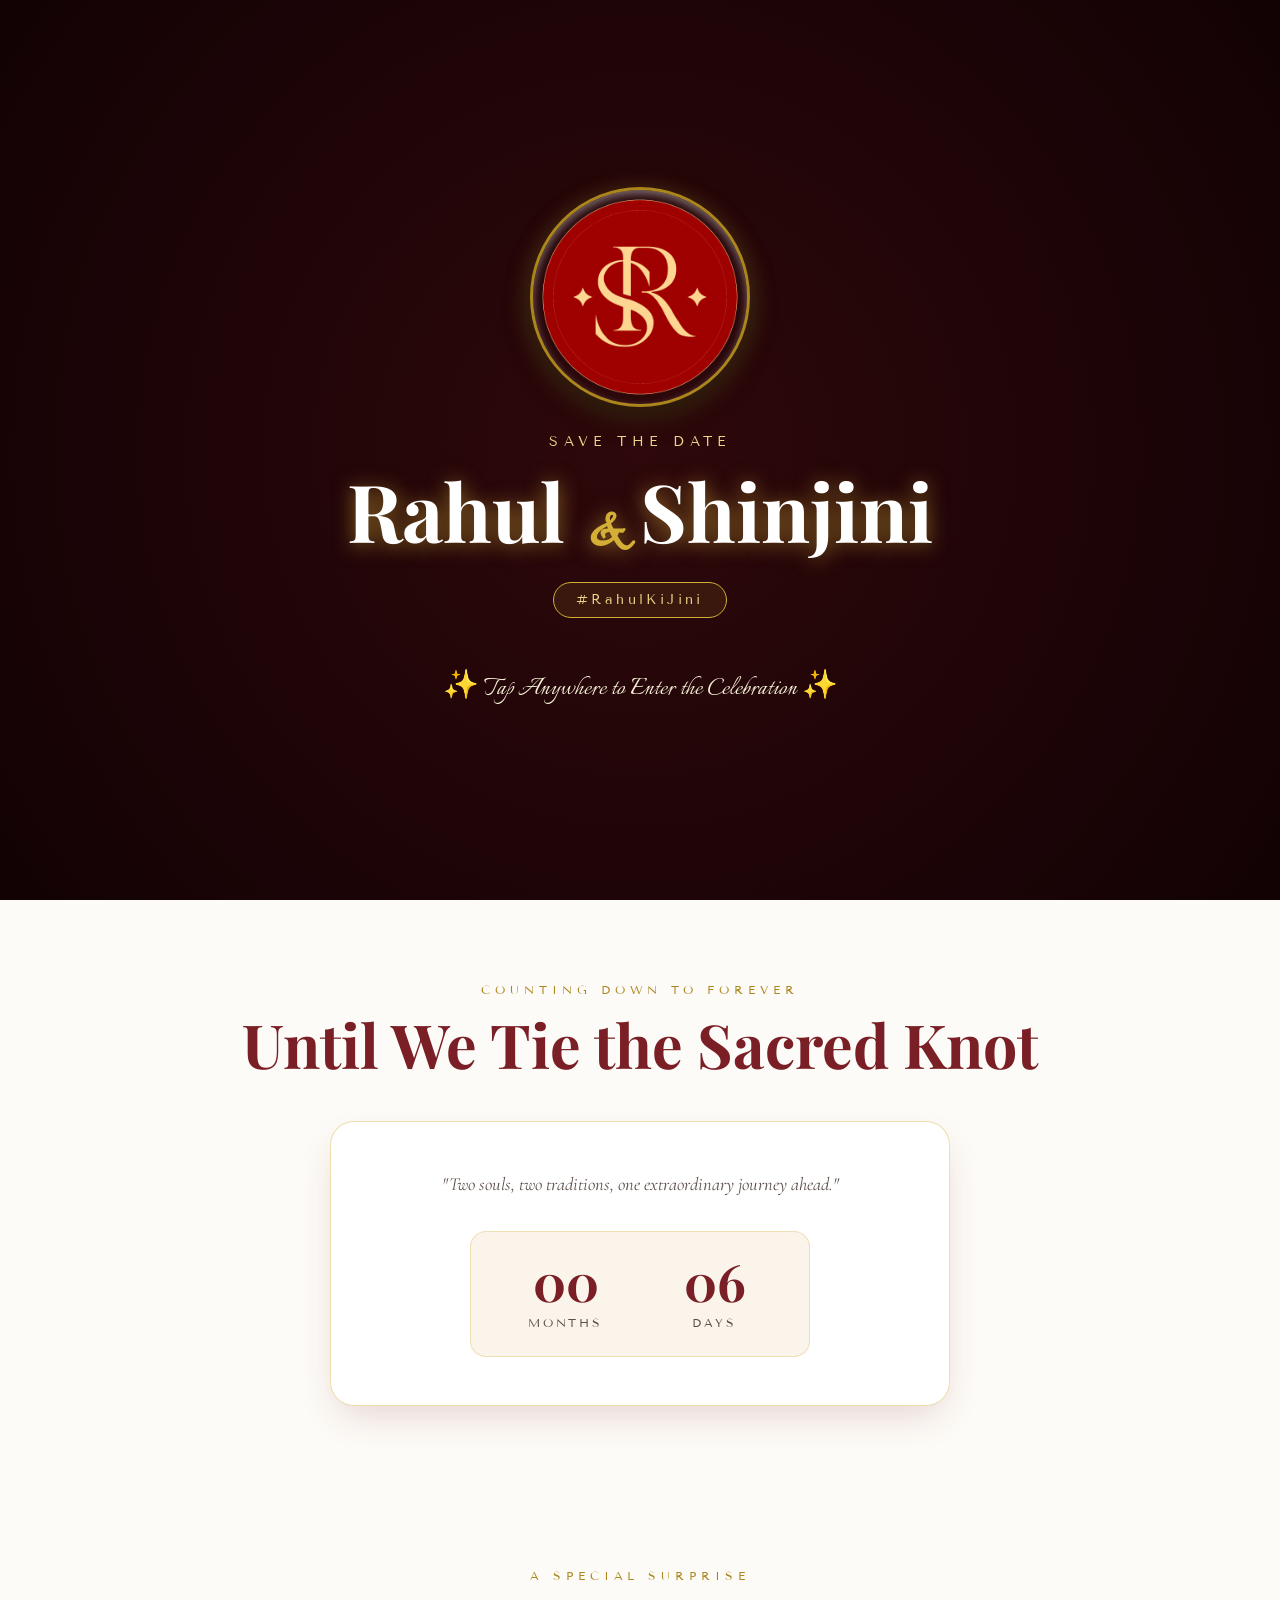
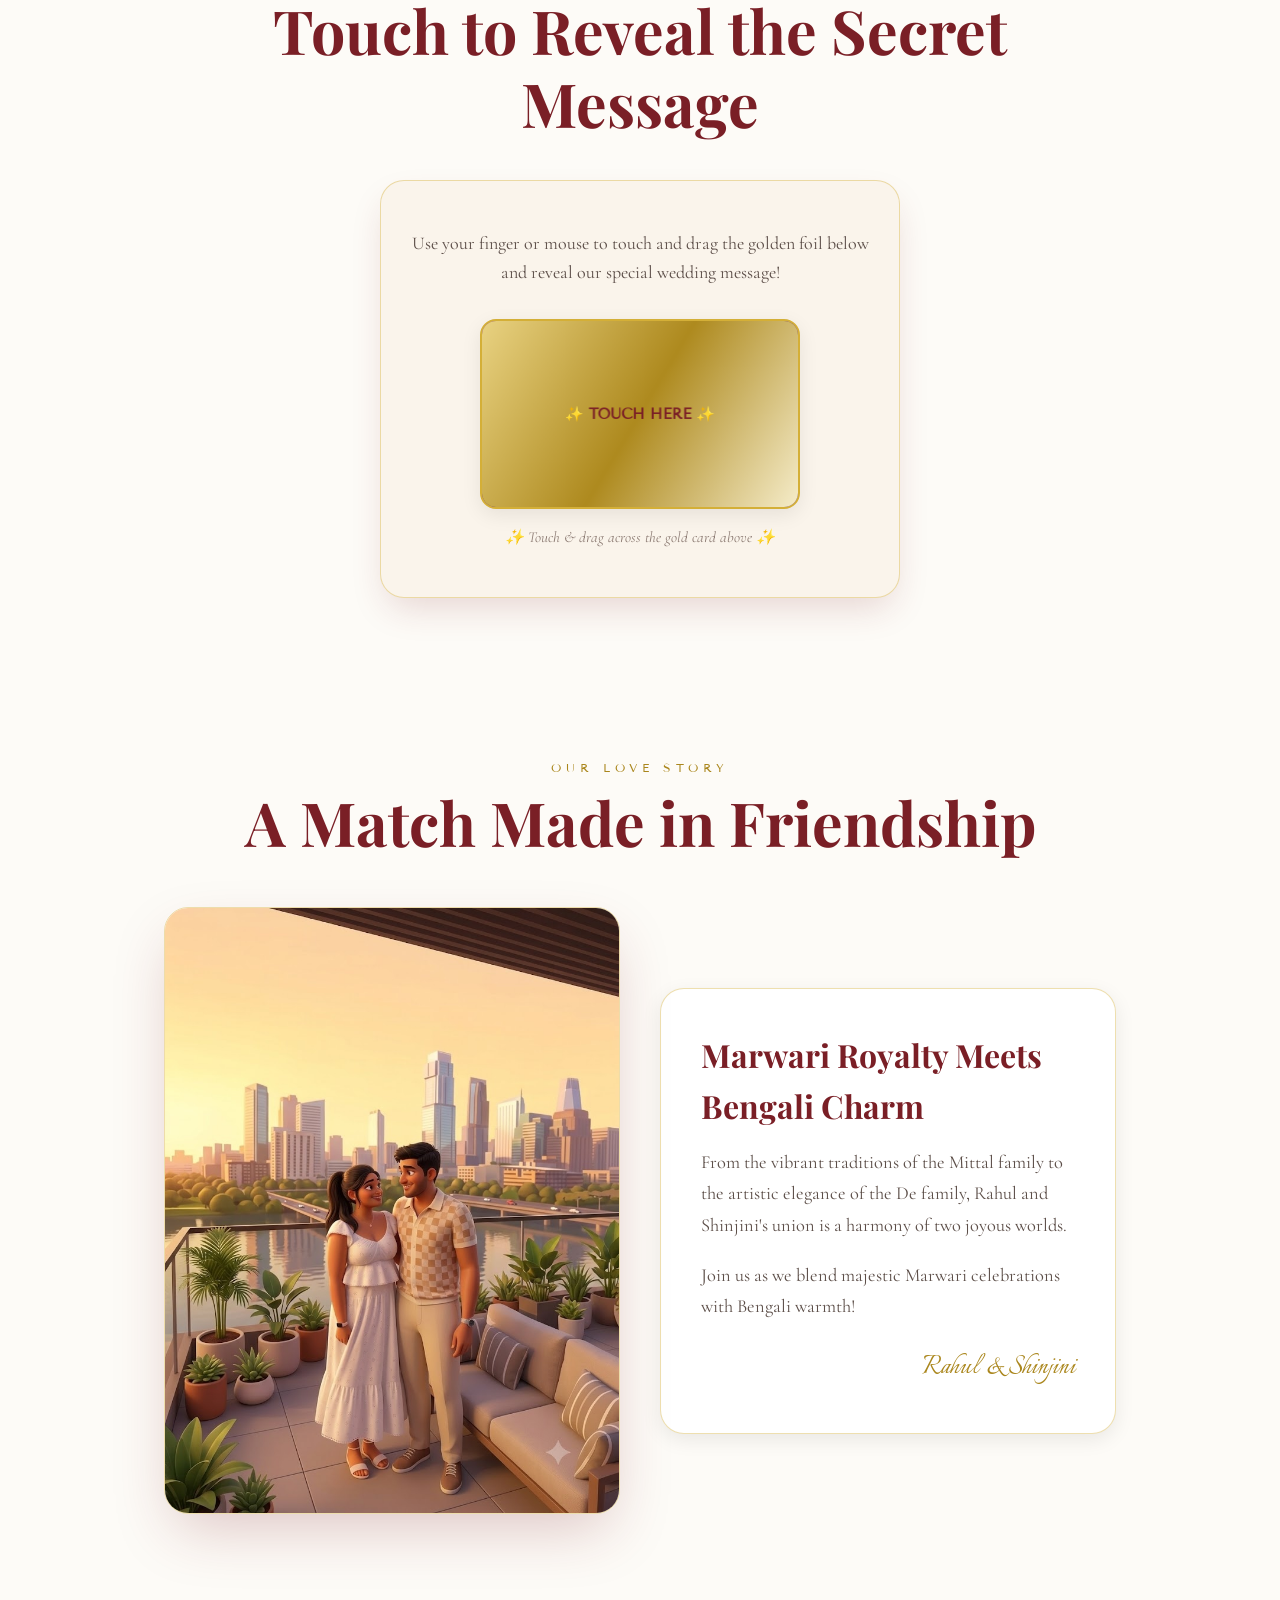
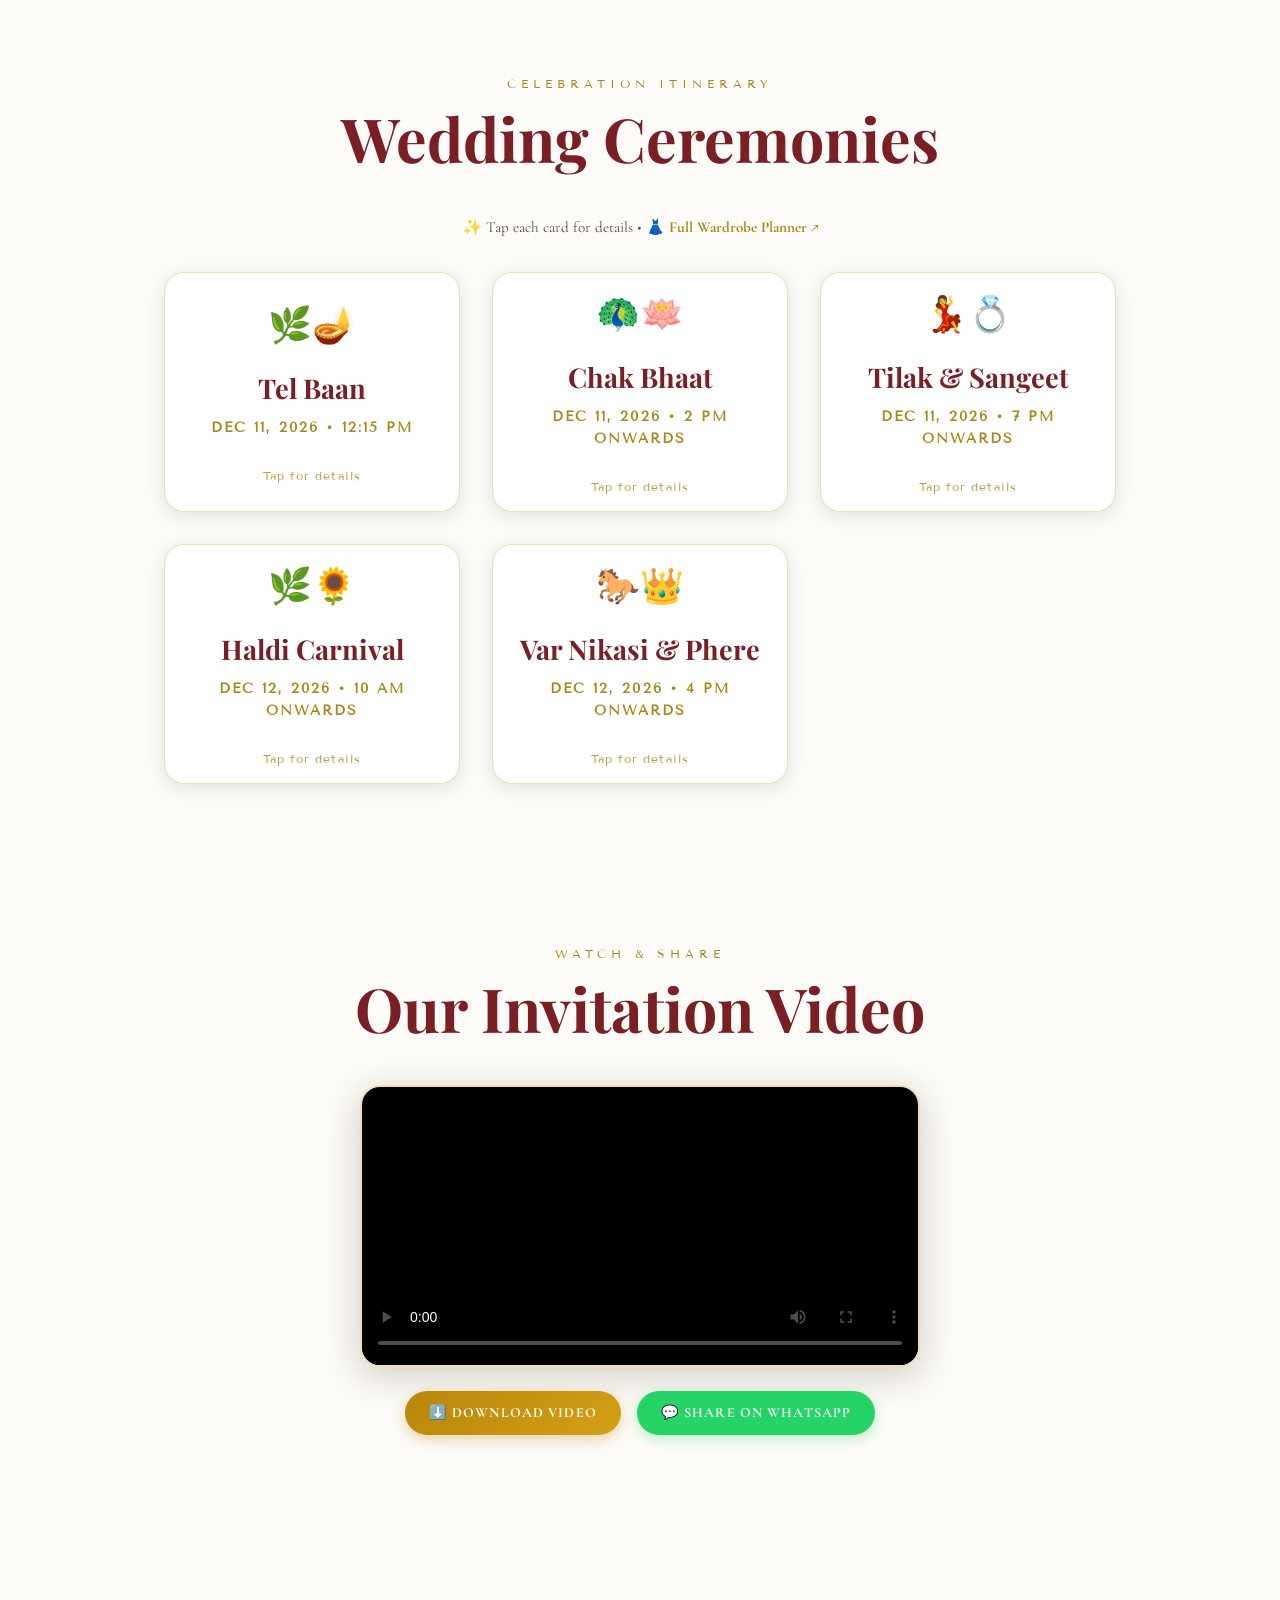
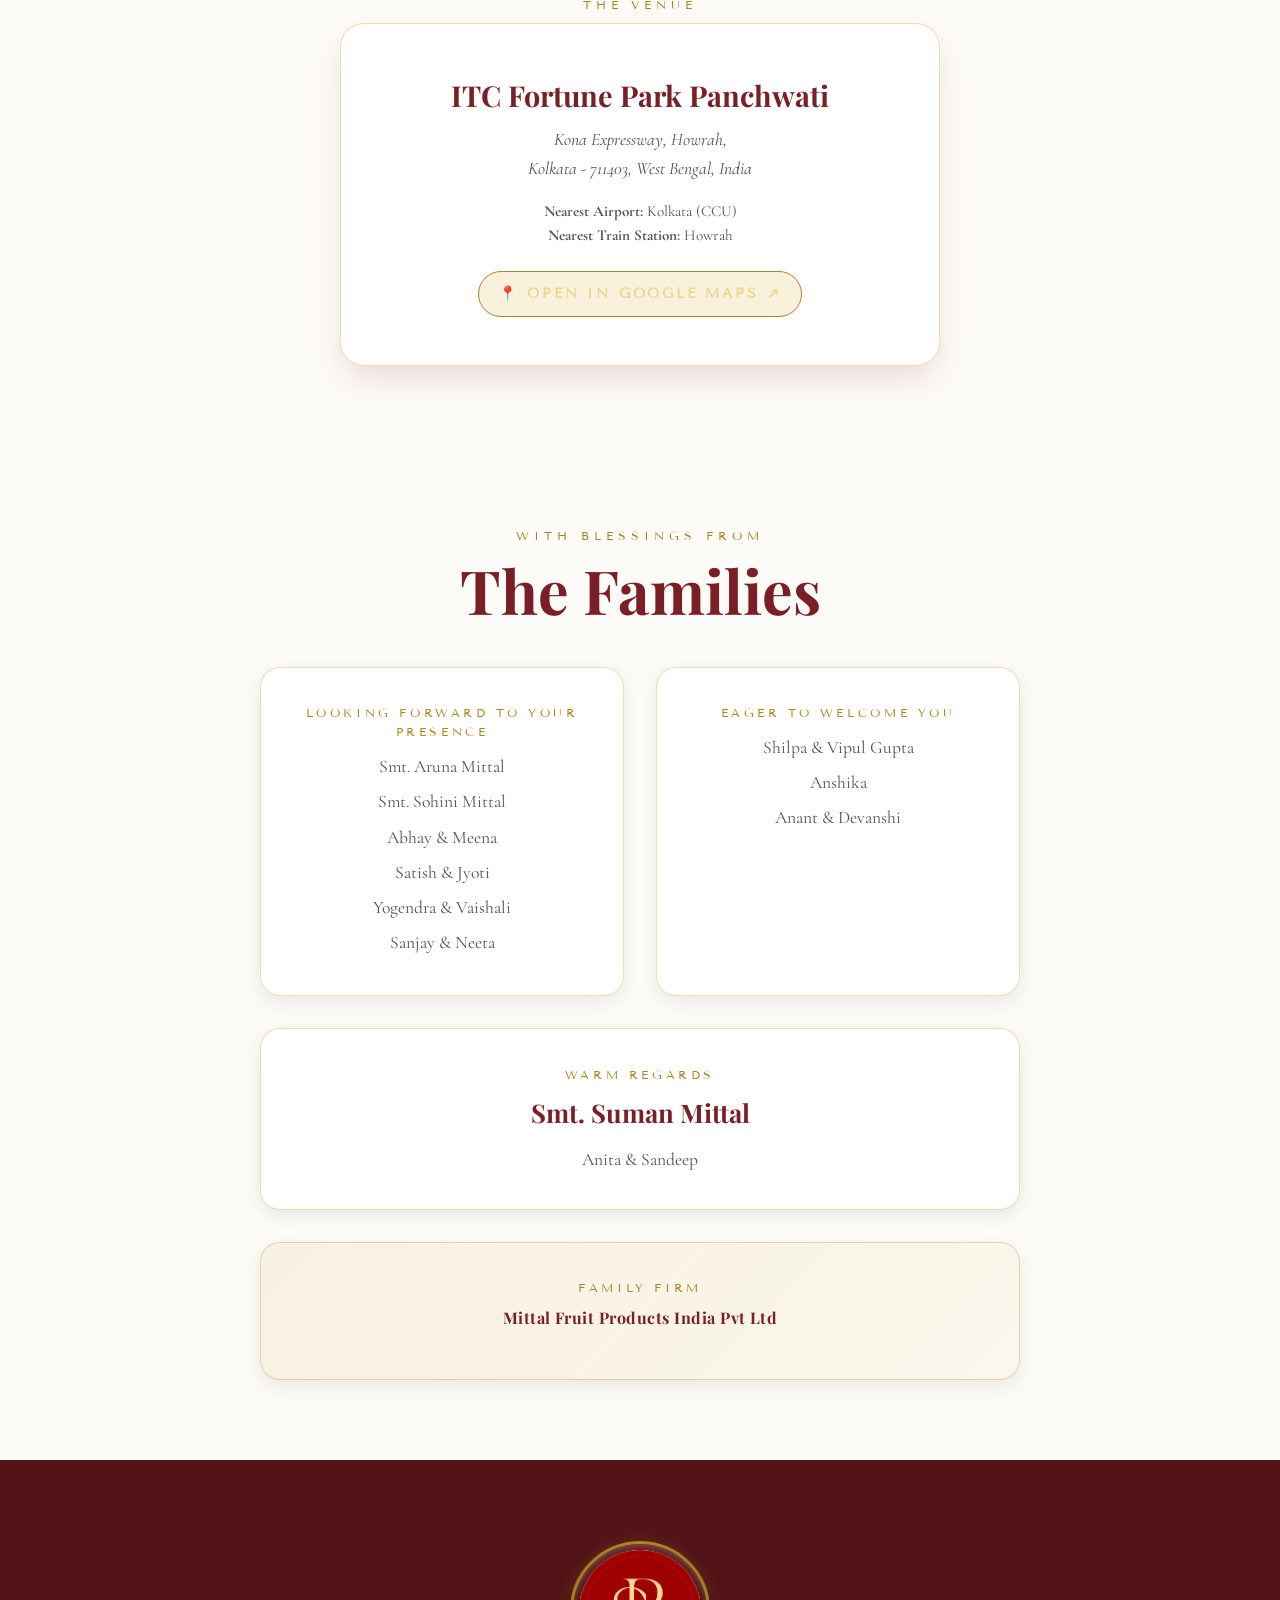
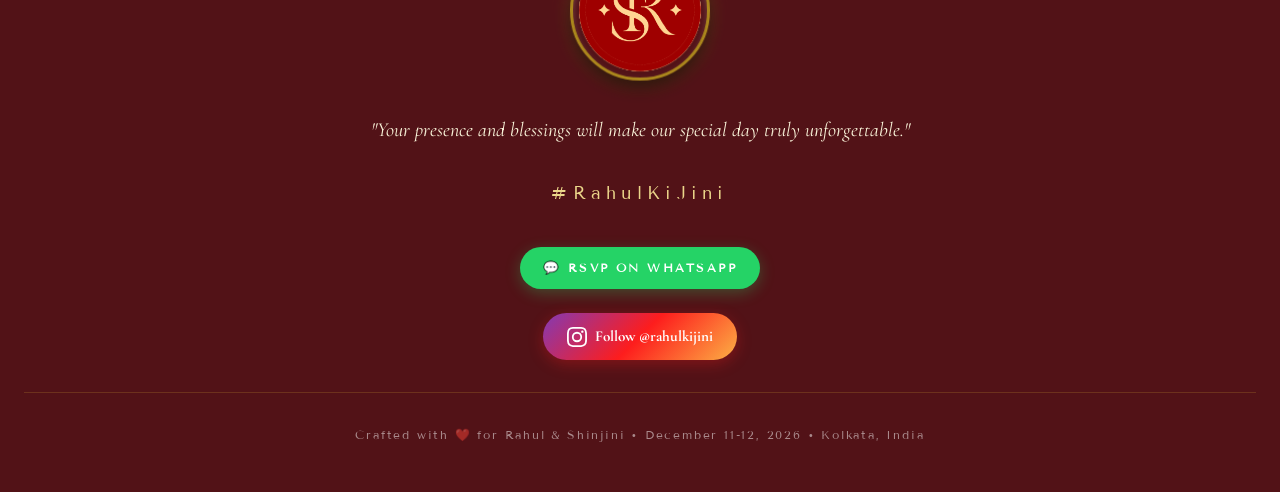
<file: wedding/index.html>
<!DOCTYPE html>
<html lang="en">
<head>
  <!-- Google tag (gtag.js) -->
  <script async src="https://www.googletagmanager.com/gtag/js?id=G-P59LHG3TJX"></script>
  <script>
    window.dataLayer = window.dataLayer || [];
    function gtag(){dataLayer.push(arguments);}
    gtag('js', new Date());
    gtag('config', 'G-P59LHG3TJX');
  </script>
  <meta charset="UTF-8" />
  <meta name="viewport" content="width=device-width, initial-scale=1.0" />
  <title>Rahul & Shinjini | Save the Date #RahulKiJini</title>
  <meta name="description" content="Save the Date for Rahul & Shinjini's Grand Marwari & Bengali Fusion Wedding in Kolkata on December 11-12, 2026 at ITC Fortune Park Panchwati. #RahulKiJini" />
  
  <!-- Open Graph / Meta -->
  <meta property="og:title" content="Rahul & Shinjini | Save the Date" />
  <meta property="og:description" content="Join us in Kolkata on December 11-12, 2026 as we celebrate our Marwari & Bengali fusion wedding! #RahulKiJini" />
  <meta property="og:image" content="assets/fusion_couple.jpg" />

  <link rel="icon" type="image/jpeg" href="assets/rs_monogram.png" />
  <link rel="stylesheet" href="styles.css" />
</head>
<body>

  <!-- Floating Ambient Audio Player -->
  <button id="audio-btn" aria-label="Toggle Audio Playback" title="Play Ambient Music">
    <svg viewBox="0 0 24 24">
      <path d="M12 3v10.55c-.59-.34-1.27-.55-2-.55-2.21 0-4 1.79-4 4s1.79 4 4 4 4-1.79 4-4V7h4V3h-6z"/>
    </svg>
  </button>

  <!-- Falling Petals Canvas Overlay -->
  <canvas id="petals-canvas"></canvas>

  <!-- CINEMATIC ENTRY GATE OVERLAY -->
  <div id="entry-gate" class="entry-gate">
    <div class="gate-particles"></div>
    <img src="assets/rs_monogram.jpg" alt="R&S Monogram Logo" class="gate-monogram" />
    <span class="gate-subtitle">Save The Date</span>
    <h1 class="gate-title">Rahul <span class="gate-amp">&amp;</span> Shinjini</h1>
    <div class="gate-tag">#RahulKiJini</div>
    <p class="gate-hint">✨ Tap Anywhere to Enter the Celebration ✨</p>
  </div>

  <!-- MAIN SITE CONTENT -->
  <div id="main-content">
    
    <!-- HERO SECTION -->
    <section class="hero-section">
      <img src="assets/howrah_bridge.jpg" alt="Howrah Bridge Kolkata Backdrop" class="howrah-bg" />
      <div class="hero-overlay"></div>
      
      <div class="hero-card">
        <div class="corner-ornament tl"></div>
        <div class="corner-ornament tr"></div>
        <div class="corner-ornament bl"></div>
        <div class="corner-ornament br"></div>

        <p class="invitation-header">|| श्री गणेशाय नमः || || जय श्री कृष्ण ||</p>
        <img src="assets/rs_monogram.jpg" alt="R&S Monogram Logo" class="monogram-badge" />
        
        <span class="save-the-date-lbl">Together With Their Families</span>
        <h1 class="couple-names">Rahul <span class="couple-amp">&amp;</span> Shinjini</h1>
        
        <p class="fusion-tagline">
          Request the honor of your presence as we unite two rich cultures in love — A Grand Fusion of Marwari Royal Splendor &amp; Bengali Heritage.
        </p>

        <div class="hashtag-badge">#RahulKiJini</div>
        
        <p class="wedding-dates-large">11 &bull; 12 DECEMBER 2026</p>
        <p class="location-sub">Kolkata, West Bengal</p>


      </div>
    </section>

    <!-- COUNTDOWN SECTION -->
    <section class="section-wrapper">
      <span class="sec-subtitle">Counting Down To Forever</span>
      <h2 class="sec-title">Until We Tie the Sacred Knot</h2>

      <div class="countdown-card">
        <p style="font-family: var(--font-body); font-style: italic; color: var(--text-mid); font-size: 1.15rem;">
          "Two souls, two traditions, one extraordinary journey ahead."
        </p>

        <div class="cd-grid" style="grid-template-columns: repeat(2, 1fr); max-width: 340px; margin: 2rem auto 0;">
          <div class="cd-box">
            <span id="cd-months" class="cd-number">00</span>
            <span class="cd-label">Months</span>
          </div>
          <div class="cd-box">
            <span id="cd-days" class="cd-number">00</span>
            <span class="cd-label">Days</span>
          </div>
        </div>
      </div>
    </section>

    <!-- INTERACTIVE SCRATCH CARD -->
    <section class="section-wrapper">
      <span class="sec-subtitle">A Special Surprise</span>
      <h2 class="sec-title">Touch to Reveal the Secret Message</h2>

      <div class="scratch-card-container">
        <p style="font-family: var(--font-body); color: var(--text-mid);">
          Use your finger or mouse to touch and drag the golden foil below and reveal our special wedding message!
        </p>

        <div class="scratch-area">
          <div class="scratch-hidden-content" style="padding: 1.2rem 1rem;">
            <p class="shloka-text" style="font-family: var(--font-body); font-size: 1.05rem; line-height: 1.6; color: var(--gold-light); font-weight: 600; text-shadow: 0 1px 3px rgba(0,0,0,0.5);">
              मङ्गलं भगवान् विष्णुः, मङ्गलं गरुडध्वजः।<br />
              मङ्गलं पुण्डरीकाक्षः, मङ्गलाय तनो हरिः॥
            </p>
            <p style="font-size: 0.8rem; margin-top: 0.6rem; color: #ffffff; letter-spacing: 0.15em; font-family: var(--font-sans);">#RahulKiJini • Dec 11-12, 2026</p>
          </div>
          <canvas id="scratch-canvas"></canvas>
        </div>

        <p class="scratch-instruction">✨ Touch & drag across the gold card above ✨</p>
      </div>
    </section>

    <!-- FUSION STORY & PORTRAIT SHOWCASE -->
    <section class="section-wrapper">
      <span class="sec-subtitle">Our Love Story</span>
      <h2 class="sec-title">A Match Made in Friendship</h2>

      <div class="portrait-showcase">
        <div class="portrait-img-wrapper">
          <img src="assets/fusion_couple.jpg" alt="Rahul and Shinjini Marwari Bengali Fusion Portrait" />
        </div>
        <div class="story-content">
          <h3 class="story-heading">Marwari Royalty Meets Bengali Charm</h3>
          <p class="story-text">
            From the vibrant traditions of the Mittal family to the artistic elegance of the De family, Rahul and Shinjini's union is a harmony of two joyous worlds.
          </p>
          <p class="story-text">
            Join us as we blend majestic Marwari celebrations with Bengali warmth!
          </p>
          <div style="font-family: var(--font-script); font-size: 2rem; color: var(--gold-dark); text-align: right; margin-top: 1rem;">
            Rahul &amp; Shinjini
          </div>
        </div>
      </div>
    </section>

    <section class="section-wrapper">
      <span class="sec-subtitle">Celebration Itinerary</span>
      <h2 class="sec-title">Wedding Ceremonies</h2>
      <p style="font-family: var(--font-body); color: var(--text-mid); text-align: center; margin-bottom: 2rem; font-size: 0.95rem;">✨ Tap each card for details • <a href="/wedding/wardrobe" style="color: var(--gold-dark); font-weight: 700; text-decoration: none;">👗 Full Wardrobe Planner ↗</a></p>

      <div class="events-grid">

        <!-- Tel Baan -->
        <div class="flip-card" onclick="this.classList.toggle('flipped')">
          <div class="flip-card-inner">
            <div class="flip-card-front">
              <span class="event-icon">🌿🪔</span>
              <h3 class="event-title">Tel Baan</h3>
              <p class="event-date-time">Dec 11, 2026 • 12:15 PM</p>
              <p class="flip-hint">Tap for details</p>
            </div>
            <div class="flip-card-back">
              <span class="flip-back-icon">🌾</span>
              <h3 class="flip-back-title">Simple &amp; Sacred</h3>
              <p class="flip-back-theme">Light Traditional Attire</p>
              <p class="flip-back-meal">📍 Groom's Suite</p>
              <p class="flip-back-meal">🍽️ Lunch</p>
              <a href="/wedding/wardrobe" onclick="event.stopPropagation()" style="display:inline-block;margin-top:0.6rem;font-size:0.75rem;color:#f0c040;text-decoration:underline;letter-spacing:0.05em;">👗 Full Wardrobe Guide ↗</a>
            </div>
          </div>
        </div>

        <!-- Chak Bhaat -->
        <div class="flip-card" onclick="this.classList.toggle('flipped')">
          <div class="flip-card-inner">
            <div class="flip-card-front">
              <span class="event-icon">🦚🪷</span>
              <h3 class="event-title">Chak Bhaat</h3>
              <p class="event-date-time">Dec 11, 2026 • 2 PM Onwards</p>
              <p class="flip-hint">Tap for details</p>
            </div>
            <div class="flip-card-back">
              <span class="flip-back-icon">👘</span>
              <h3 class="flip-back-title">Roots &amp; Rituals</h3>
              <p class="flip-back-theme">Traditional Festive Attire</p>
              <p style="font-size:0.72rem;color:rgba(240,192,64,0.85);margin-top:0.3rem;font-style:italic;">Nanihal Paksh · Bansal Family (Indore)</p>
              <p class="flip-back-meal">📍 Banquet Hall</p>
              <p class="flip-back-meal">🍽️ Lunch</p>
              <a href="/wedding/wardrobe" onclick="event.stopPropagation()" style="display:inline-block;margin-top:0.6rem;font-size:0.75rem;color:#f0c040;text-decoration:underline;letter-spacing:0.05em;">👗 Full Wardrobe Guide ↗</a>
            </div>
          </div>
        </div>

        <!-- Tilak & Sangeet -->
        <div class="flip-card" onclick="this.classList.toggle('flipped')">
          <div class="flip-card-inner">
            <div class="flip-card-front">
              <span class="event-icon">💃💍</span>
              <h3 class="event-title">Tilak &amp; Sangeet</h3>
              <p class="event-date-time">Dec 11, 2026 • 7 PM Onwards</p>
              <p class="flip-hint">Tap for details</p>
            </div>
            <div class="flip-card-back">
              <span class="flip-back-icon">✨</span>
              <h3 class="flip-back-title">Glitter &amp; Glam</h3>
              <p class="flip-back-theme">Sparkle, Shimmer &amp; Shine</p>
              <p class="flip-back-meal">📍 Banquet Hall</p>
              <p class="flip-back-meal">🍽️ Dinner</p>
              <a href="/wedding/wardrobe" onclick="event.stopPropagation()" style="display:inline-block;margin-top:0.6rem;font-size:0.75rem;color:#f0c040;text-decoration:underline;letter-spacing:0.05em;">👗 Full Wardrobe Guide ↗</a>
            </div>
          </div>
        </div>

        <!-- Haldi -->
        <div class="flip-card" onclick="this.classList.toggle('flipped')">
          <div class="flip-card-inner">
            <div class="flip-card-front">
              <span class="event-icon">🌿🌻</span>
              <h3 class="event-title">Haldi Carnival</h3>
              <p class="event-date-time">Dec 12, 2026 • 10 AM Onwards</p>
              <p class="flip-hint">Tap for details</p>
            </div>
            <div class="flip-card-back">
              <span class="flip-back-icon">🌼</span>
              <h3 class="flip-back-title">Pastel Bloom</h3>
              <p class="flip-back-theme">Soft Pastels &amp; Sunshine Hues</p>
              <p class="flip-back-meal">📍 Ground</p>
              <p class="flip-back-meal">🍽️ Lunch</p>
              <a href="/wedding/wardrobe" onclick="event.stopPropagation()" style="display:inline-block;margin-top:0.6rem;font-size:0.75rem;color:#f0c040;text-decoration:underline;letter-spacing:0.05em;">👗 Full Wardrobe Guide ↗</a>
            </div>
          </div>
        </div>

        <!-- Var Nikasi & Phere -->
        <div class="flip-card" onclick="this.classList.toggle('flipped')">
          <div class="flip-card-inner">
            <div class="flip-card-front">
              <span class="event-icon">🐎👑</span>
              <h3 class="event-title">Var Nikasi &amp; Phere</h3>
              <p class="event-date-time">Dec 12, 2026 • 4 PM Onwards</p>
              <p class="flip-hint">Tap for details</p>
            </div>
            <div class="flip-card-back">
              <span class="flip-back-icon">🎺</span>
              <h3 class="flip-back-title">The Royal Affair</h3>
              <p class="flip-back-theme">Regal Indian Traditional Attire</p>
              <p class="flip-back-meal">📍 Var Nikasi: Hotel Entrance</p>
              <p class="flip-back-meal">📍 Phere: Poolside Lawn</p>
              <p class="flip-back-meal">🍽️ Dinner</p>
              <a href="/wedding/wardrobe" onclick="event.stopPropagation()" style="display:inline-block;margin-top:0.6rem;font-size:0.75rem;color:#f0c040;text-decoration:underline;letter-spacing:0.05em;">👗 Full Wardrobe Guide ↗</a>
            </div>
          </div>
        </div>

      </div>
    </section>



    <!-- INVITATION VIDEO SECTION -->
    <section class="section-wrapper">
      <span class="sec-subtitle">Watch &amp; Share</span>
      <h2 class="sec-title">Our Invitation Video</h2>

      <div style="max-width: 560px; margin: 0 auto; border-radius: 20px; overflow: hidden; box-shadow: 0 8px 36px rgba(44,26,14,0.22); border: 2px solid rgba(212,160,23,0.3);">
        <video
          id="invite-video"
          src="assets/invitation.mp4"
          poster="assets/invitation.mp4"
          controls
          playsinline
          preload="metadata"
          style="width: 100%; display: block; background: #000;"
        ></video>
      </div>

      <div style="text-align: center; margin-top: 1.5rem; display: flex; gap: 1rem; justify-content: center; flex-wrap: wrap;">
        <a href="assets/invitation.mp4" download="RahulKiJini_Invitation.mp4"
           style="display: inline-block; background: linear-gradient(135deg, #b8860b, #d4a017); color: #fff; font-weight: 700; font-size: 0.88rem; letter-spacing: 0.08em; text-transform: uppercase; padding: 0.7rem 1.5rem; border-radius: 999px; text-decoration: none; box-shadow: 0 4px 14px rgba(184,134,11,0.35);">
          ⬇️ Download Video
        </a>
        <a href="https://wa.me/?text=🎊 Rahul %26 Shinjini are getting married! Watch our invitation video: https://rahulkijini.com/assets/invitation.mp4 %23RahulKiJini"
           target="_blank" rel="noopener"
           style="display: inline-block; background: #25d366; color: #fff; font-weight: 700; font-size: 0.88rem; letter-spacing: 0.08em; text-transform: uppercase; padding: 0.7rem 1.5rem; border-radius: 999px; text-decoration: none; box-shadow: 0 4px 14px rgba(37,211,102,0.3);">
          💬 Share on WhatsApp
        </a>
      </div>
    </section>

    <!-- VENUE SHOWCASE -->
    <section class="section-wrapper">
      <span class="sec-subtitle">The Venue</span>

      <div class="venue-card">
        <div class="venue-details">
          <h3 class="venue-name">ITC Fortune Park Panchwati</h3>
          <p class="venue-address" style="margin-bottom: 1rem;">
            Kona Expressway, Howrah,<br />
            Kolkata - 711403, West Bengal, India
          </p>
          
          <p style="font-size: 0.95rem; color: #555; margin-bottom: 1.5rem; line-height: 1.6;">
            <strong>Nearest Airport:</strong> Kolkata (CCU)<br/>
            <strong>Nearest Train Station:</strong> Howrah
          </p>

          <a href="https://maps.google.com/?q=ITC+Fortune+Park+Panchwati,+Howrah,+Kolkata" target="_blank" rel="noopener" class="btn-directions" style="background: rgba(212, 160, 23, 0.15); color: var(--gold-light); border: 1px solid var(--gold-dark); font-weight: 600; font-size: 0.88rem; padding: 0.65rem 1.2rem; border-radius: 999px; display: inline-block;">
            📍 Open in Google Maps ↗
          </a>
        </div>
      </div>
    </section>

    <!-- FAMILY BLESSINGS SECTION -->
    <section class="section-wrapper">
      <span class="sec-subtitle">With Blessings From</span>
      <h2 class="sec-title">The Families</h2>

      <div class="family-grid">

        <div class="family-card">
          <span class="family-side">Looking forward to your presence</span>
          <p class="family-members" style="line-height:2;">
            Smt. Aruna Mittal<br />
            Smt. Sohini Mittal<br />
            Abhay &amp; Meena<br />
            Satish &amp; Jyoti<br />
            Yogendra &amp; Vaishali<br />
            Sanjay &amp; Neeta
          </p>
        </div>

        <div class="family-card">
          <span class="family-side">Eager to welcome you</span>
          <p class="family-members" style="line-height:2;">
            Shilpa &amp; Vipul Gupta<br />
            Anshika<br />
            Anant &amp; Devanshi
          </p>
        </div>

        <div class="family-card" style="grid-column: 1 / -1;">
          <span class="family-side">Warm Regards</span>
          <h3 class="family-head">Smt. Suman Mittal</h3>
          <p class="family-members">Anita &amp; Sandeep</p>
        </div>

        <div class="family-card" style="grid-column: 1 / -1; background: linear-gradient(135deg, rgba(184,134,11,0.08), rgba(212,160,23,0.05)); border-color: rgba(184,134,11,0.3);">
          <span class="family-side">Family Firm</span>
          <h3 class="family-head" style="font-size:1rem; letter-spacing:0.03em;">Mittal Fruit Products India Pvt Ltd</h3>
        </div>

      </div>
    </section>

    <!-- FOOTER SECTION -->
    <footer class="footer-section">
      <img src="assets/rs_monogram.jpg" alt="R&S Monogram" class="footer-monogram" />
      <p class="footer-quote">
        "Your presence and blessings will make our special day truly unforgettable."
      </p>
      <div class="footer-hashtag">#RahulKiJini</div>
      
      <div style="margin: 2.5rem 0 1rem; display: flex; justify-content: center;">
        <a href="https://wa.me/919827222255?text=Hi%20Rahul%20%26%20Shinjini!%20I%20am%20so%20excited%20to%20save%20the%20date%20for%20your%20wedding!%20%23RahulKiJini" target="_blank" rel="noopener" class="btn-directions" style="background: #25d366; color: #fff; font-weight: 700; box-shadow: 0 4px 15px rgba(37, 211, 102, 0.3);">
          💬 RSVP on WhatsApp
        </a>
      </div>

      <div style="margin: 1.5rem 0; display: flex; justify-content: center;">
        <a href="https://instagram.com/rahulkijini" target="_blank" rel="noopener" style="display: inline-flex; align-items: center; gap: 0.5rem; background: linear-gradient(135deg, #833ab4, #fd1d1d, #fcb045); color: #fff; font-weight: 700; padding: 0.7rem 1.5rem; border-radius: 999px; text-decoration: none; font-size: 0.95rem; box-shadow: 0 4px 15px rgba(253, 29, 29, 0.3);">
          <svg width="20" height="20" viewBox="0 0 24 24" fill="white" xmlns="http://www.w3.org/2000/svg"><path d="M12 2.163c3.204 0 3.584.012 4.85.07 3.252.148 4.771 1.691 4.919 4.919.058 1.265.069 1.645.069 4.849 0 3.205-.012 3.584-.069 4.849-.149 3.225-1.664 4.771-4.919 4.919-1.266.058-1.644.07-4.85.07-3.204 0-3.584-.012-4.849-.07-3.26-.149-4.771-1.699-4.919-4.92-.058-1.265-.07-1.644-.07-4.849 0-3.204.013-3.583.07-4.849.149-3.227 1.664-4.771 4.919-4.919 1.266-.057 1.645-.069 4.849-.069zM12 0C8.741 0 8.333.014 7.053.072 2.695.272.273 2.69.073 7.052.014 8.333 0 8.741 0 12c0 3.259.014 3.668.072 4.948.2 4.358 2.618 6.78 6.98 6.98C8.333 23.986 8.741 24 12 24c3.259 0 3.668-.014 4.948-.072 4.354-.2 6.782-2.618 6.979-6.98.059-1.28.073-1.689.073-4.948 0-3.259-.014-3.667-.072-4.947-.196-4.354-2.617-6.78-6.979-6.98C15.668.014 15.259 0 12 0zm0 5.838a6.162 6.162 0 100 12.324 6.162 6.162 0 000-12.324zM12 16a4 4 0 110-8 4 4 0 010 8zm6.406-11.845a1.44 1.44 0 100 2.881 1.44 1.44 0 000-2.881z"/></svg>
          Follow @rahulkijini
        </a>
      </div>

      <p class="footer-credit">
        Crafted with ❤️ for Rahul &amp; Shinjini • December 11-12, 2026 • Kolkata, India
      </p>
    </footer>

  </div>

  <script src="app.js"></script>
</body>
</html>
</file>
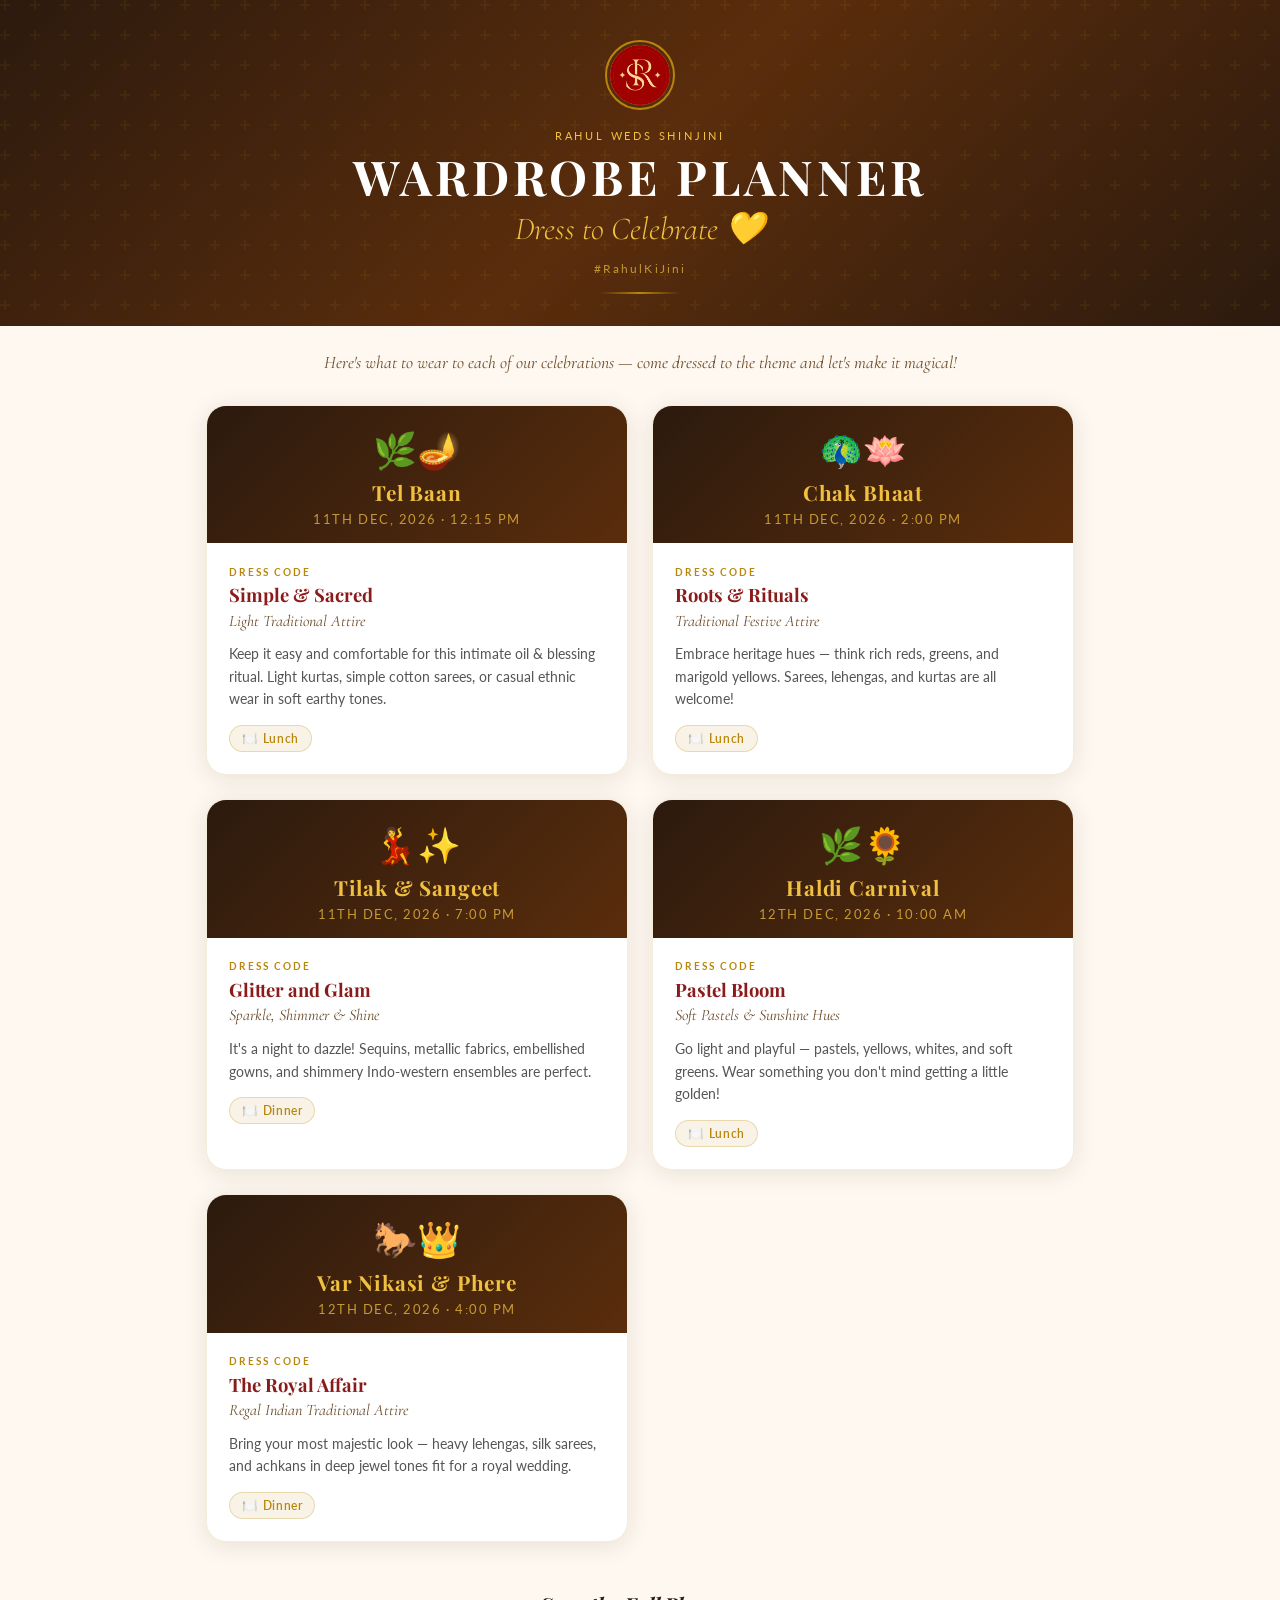
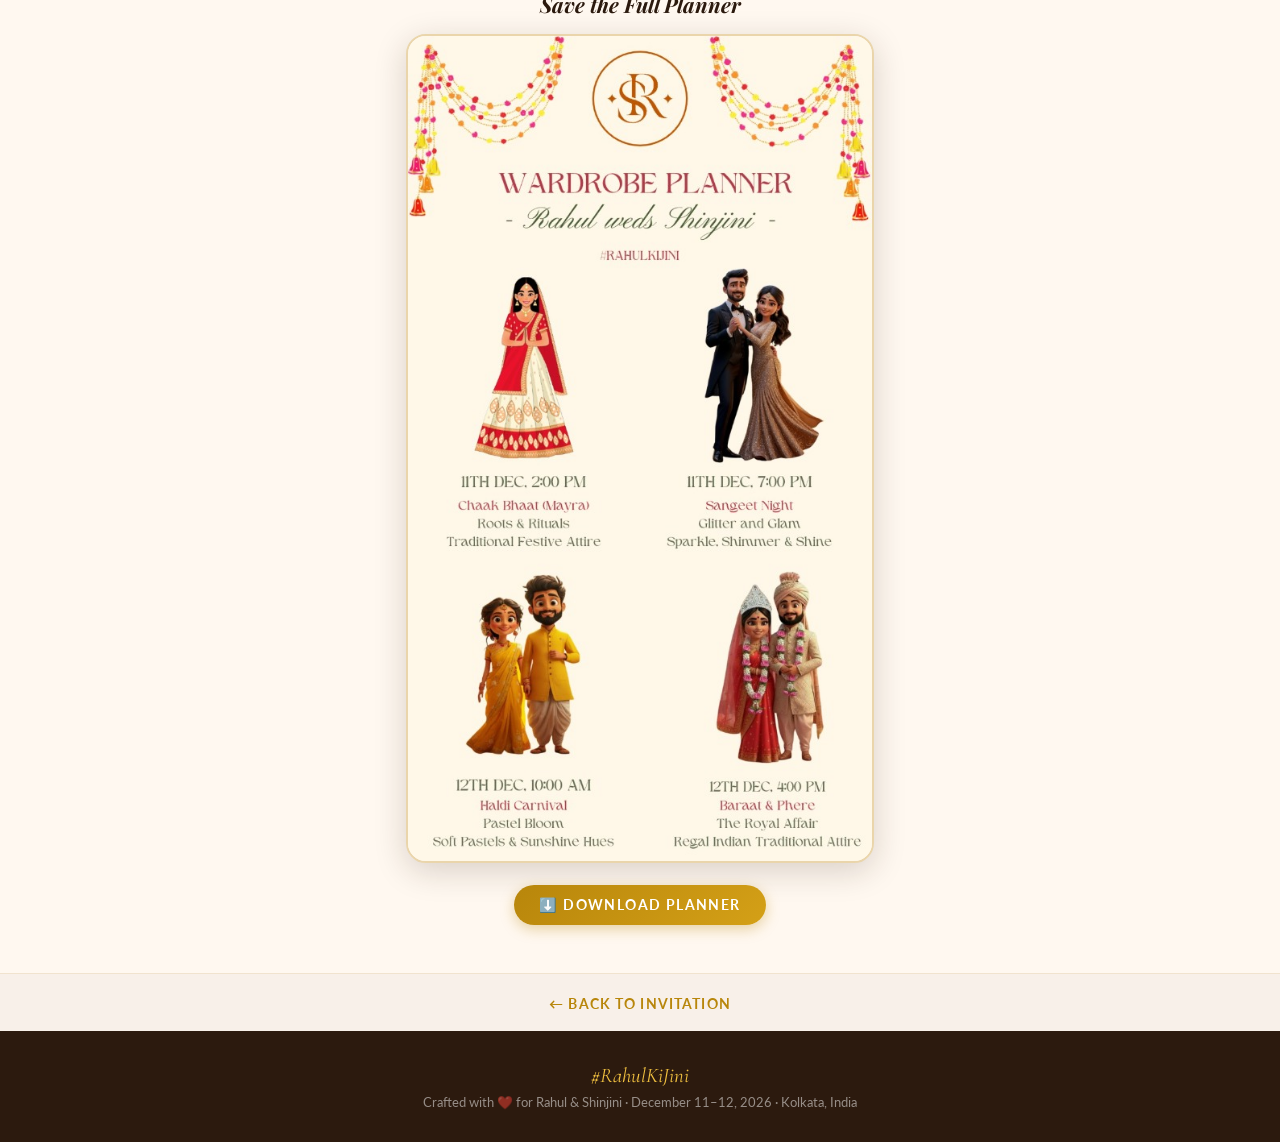
<file: wedding/wardrobe.html>
<!DOCTYPE html>
<html lang="en">
<head>
  <!-- Google tag (gtag.js) -->
  <script async src="https://www.googletagmanager.com/gtag/js?id=G-P59LHG3TJX"></script>
  <script>
    window.dataLayer = window.dataLayer || [];
    function gtag(){dataLayer.push(arguments);}
    gtag('js', new Date());
    gtag('config', 'G-P59LHG3TJX');
  </script>
  <meta charset="UTF-8" />
  <meta name="viewport" content="width=device-width, initial-scale=1.0" />
  <title>Wardrobe Planner | Rahul & Shinjini #RahulKiJini</title>
  <meta name="description" content="Wardrobe Planner for Rahul & Shinjini's wedding celebrations Dec 11-12, 2026. #RahulKiJini" />
  <meta property="og:title" content="Wardrobe Planner | Rahul weds Shinjini" />
  <meta property="og:description" content="What to wear at each ceremony — Rahul & Shinjini's wedding Dec 11-12, 2026. #RahulKiJini" />
  <meta property="og:image" content="assets/wardrobe_planner.jpg" />
  <link rel="icon" type="image/png" href="assets/rs_monogram.png" />

  <style>
    @import url('https://fonts.googleapis.com/css2?family=Playfair+Display:ital,wght@0,400;0,700;1,400&family=Cormorant+Garamond:ital,wght@0,300;0,500;1,300&family=Lato:wght@300;400;700&display=swap');

    :root {
      --cream: #fdf6ec;
      --warm-bg: #fff8f0;
      --gold-dark: #b8860b;
      --gold-light: #d4a017;
      --gold-accent: #f0c040;
      --maroon: #8b1a1a;
      --text-dark: #2c1a0e;
      --text-mid: #6b4c2a;
      --font-title: 'Playfair Display', serif;
      --font-script: 'Cormorant Garamond', serif;
      --font-body: 'Lato', sans-serif;
    }

    * { box-sizing: border-box; margin: 0; padding: 0; }

    html, body {
      background: var(--warm-bg);
      color: var(--text-dark);
      font-family: var(--font-body);
      min-height: 100vh;
    }

    /* ── HEADER ── */
    .page-header {
      background: linear-gradient(135deg, #2c1a0e 0%, #5a2d0c 50%, #2c1a0e 100%);
      text-align: center;
      padding: 2.5rem 1.5rem 2rem;
      position: relative;
      overflow: hidden;
    }
    .page-header::before {
      content: '';
      position: absolute;
      inset: 0;
      background: url("data:image/svg+xml,%3Csvg width='60' height='60' viewBox='0 0 60 60' xmlns='http://www.w3.org/2000/svg'%3E%3Cg fill='none' fill-rule='evenodd'%3E%3Cg fill='%23d4a017' fill-opacity='0.07'%3E%3Cpath d='M36 34v-4h-2v4h-4v2h4v4h2v-4h4v-2h-4zm0-30V0h-2v4h-4v2h4v4h2V6h4V4h-4zM6 34v-4H4v4H0v2h4v4h2v-4h4v-2H6zM6 4V0H4v4H0v2h4v4h2V6h4V4H6z'/%3E%3C/g%3E%3C/g%3E%3C/svg%3E");
    }
    .header-monogram {
      width: 70px;
      height: 70px;
      border-radius: 50%;
      border: 2px solid var(--gold-dark);
      object-fit: cover;
      margin-bottom: 1rem;
      position: relative;
      z-index: 1;
    }
    .header-tag {
      font-family: var(--font-body);
      font-size: 0.7rem;
      letter-spacing: 0.25em;
      text-transform: uppercase;
      color: var(--gold-accent);
      margin-bottom: 0.5rem;
      position: relative;
      z-index: 1;
    }
    .header-title {
      font-family: var(--font-title);
      font-size: clamp(1.8rem, 5vw, 3rem);
      font-weight: 700;
      color: #fff;
      letter-spacing: 0.08em;
      text-transform: uppercase;
      position: relative;
      z-index: 1;
      line-height: 1.1;
    }
    .header-script {
      font-family: var(--font-script);
      font-size: clamp(1.3rem, 4vw, 2rem);
      font-weight: 300;
      font-style: italic;
      color: var(--gold-accent);
      margin-top: 0.4rem;
      position: relative;
      z-index: 1;
    }
    .header-hashtag {
      display: inline-block;
      margin-top: 0.8rem;
      font-size: 0.75rem;
      letter-spacing: 0.18em;
      color: rgba(240,192,64,0.7);
      position: relative;
      z-index: 1;
    }
    .divider-gold {
      width: 80px;
      height: 2px;
      background: linear-gradient(90deg, transparent, var(--gold-dark), transparent);
      margin: 1rem auto 0;
      position: relative;
      z-index: 1;
    }

    /* ── INTRO TEXT ── */
    .intro-band {
      text-align: center;
      padding: 1.6rem 1.5rem 0.5rem;
      font-family: var(--font-script);
      font-size: 1.1rem;
      font-style: italic;
      color: var(--text-mid);
    }

    /* ── EVENT CARDS ── */
    .events-container {
      max-width: 900px;
      margin: 0 auto;
      padding: 1.5rem 1rem 3rem;
      display: grid;
      grid-template-columns: repeat(auto-fit, minmax(280px, 1fr));
      gap: 1.5rem;
    }

    .event-card {
      background: #fff;
      border-radius: 20px;
      overflow: hidden;
      box-shadow: 0 4px 24px rgba(44,26,14,0.10);
      border: 1px solid rgba(184,134,11,0.15);
      transition: transform 0.3s ease, box-shadow 0.3s ease;
    }
    .event-card:hover {
      transform: translateY(-4px);
      box-shadow: 0 10px 32px rgba(44,26,14,0.16);
    }

    .event-card-header {
      padding: 1.4rem 1.4rem 1rem;
      background: linear-gradient(135deg, #2c1a0e, #5a2d0c);
      color: #fff;
      text-align: center;
      position: relative;
    }
    .event-emoji {
      font-size: 2.2rem;
      display: block;
      margin-bottom: 0.4rem;
    }
    .event-name {
      font-family: var(--font-title);
      font-size: 1.3rem;
      font-weight: 700;
      color: var(--gold-accent);
      letter-spacing: 0.04em;
    }
    .event-datetime {
      font-size: 0.8rem;
      letter-spacing: 0.12em;
      text-transform: uppercase;
      color: rgba(240,192,64,0.75);
      margin-top: 0.3rem;
    }

    .event-card-body {
      padding: 1.4rem;
    }
    .attire-label {
      font-size: 0.65rem;
      text-transform: uppercase;
      letter-spacing: 0.2em;
      color: var(--gold-dark);
      font-weight: 700;
      margin-bottom: 0.3rem;
    }
    .attire-theme {
      font-family: var(--font-title);
      font-size: 1.15rem;
      font-weight: 700;
      color: var(--maroon);
      margin-bottom: 0.2rem;
    }
    .attire-sub {
      font-family: var(--font-script);
      font-size: 1rem;
      font-style: italic;
      color: var(--text-mid);
      margin-bottom: 0.8rem;
    }
    .attire-desc {
      font-size: 0.88rem;
      color: #555;
      line-height: 1.6;
    }
    .meal-pill {
      display: inline-flex;
      align-items: center;
      gap: 0.3rem;
      margin-top: 0.9rem;
      background: rgba(184,134,11,0.1);
      border: 1px solid rgba(184,134,11,0.25);
      color: var(--gold-dark);
      font-size: 0.78rem;
      font-weight: 600;
      padding: 0.3rem 0.75rem;
      border-radius: 999px;
      letter-spacing: 0.05em;
    }

    /* ── FULL PLANNER IMAGE ── */
    .planner-image-section {
      max-width: 500px;
      margin: 0 auto 3rem;
      padding: 0 1rem;
      text-align: center;
    }
    .planner-image-section h2 {
      font-family: var(--font-title);
      font-size: 1.3rem;
      color: var(--text-dark);
      margin-bottom: 1rem;
      font-style: italic;
    }
    .planner-img {
      width: 100%;
      border-radius: 20px;
      box-shadow: 0 8px 32px rgba(44,26,14,0.18);
      border: 2px solid rgba(184,134,11,0.3);
    }
    .download-btn {
      display: inline-block;
      margin-top: 1.2rem;
      background: linear-gradient(135deg, var(--gold-dark), var(--gold-light));
      color: #fff;
      font-family: var(--font-body);
      font-weight: 700;
      font-size: 0.88rem;
      letter-spacing: 0.1em;
      text-transform: uppercase;
      padding: 0.7rem 1.6rem;
      border-radius: 999px;
      text-decoration: none;
      box-shadow: 0 4px 14px rgba(184,134,11,0.35);
      transition: transform 0.2s, box-shadow 0.2s;
    }
    .download-btn:hover {
      transform: translateY(-2px);
      box-shadow: 0 8px 20px rgba(184,134,11,0.45);
    }

    /* ── BACK LINK ── */
    .back-bar {
      text-align: center;
      padding: 1.2rem;
      background: rgba(44,26,14,0.03);
      border-top: 1px solid rgba(184,134,11,0.12);
    }
    .back-link {
      display: inline-flex;
      align-items: center;
      gap: 0.4rem;
      color: var(--gold-dark);
      font-size: 0.88rem;
      font-weight: 700;
      text-decoration: none;
      letter-spacing: 0.08em;
      text-transform: uppercase;
      transition: color 0.2s;
    }
    .back-link:hover { color: var(--maroon); }

    /* ── FOOTER ── */
    .page-footer {
      text-align: center;
      padding: 2rem 1.5rem;
      background: #2c1a0e;
      color: rgba(255,255,255,0.5);
      font-size: 0.8rem;
      font-family: var(--font-body);
    }
    .page-footer .hashtag {
      font-family: var(--font-script);
      font-style: italic;
      font-size: 1.3rem;
      color: var(--gold-accent);
      display: block;
      margin-bottom: 0.4rem;
    }
  </style>
</head>
<body>

  <header class="page-header">
    <img src="assets/rs_monogram.png" alt="RS Monogram" class="header-monogram" />
    <div class="header-tag">Rahul weds Shinjini</div>
    <h1 class="header-title">Wardrobe Planner</h1>
    <div class="header-script">Dress to Celebrate 💛</div>
    <div class="header-hashtag">#RahulKiJini</div>
    <div class="divider-gold"></div>
  </header>

  <p class="intro-band">Here's what to wear to each of our celebrations — come dressed to the theme and let's make it magical!</p>

  <!-- CARDS GRID -->
  <div class="events-container">

    <!-- Tel Baan -->
    <div class="event-card">
      <div class="event-card-header">
        <span class="event-emoji">🌿🪔</span>
        <div class="event-name">Tel Baan</div>
        <div class="event-datetime">11th Dec, 2026 · 12:15 PM</div>
      </div>
      <div class="event-card-body">
        <div class="attire-label">Dress Code</div>
        <div class="attire-theme">Simple &amp; Sacred</div>
        <div class="attire-sub">Light Traditional Attire</div>
        <p class="attire-desc">Keep it easy and comfortable for this intimate oil &amp; blessing ritual. Light kurtas, simple cotton sarees, or casual ethnic wear in soft earthy tones.</p>
        <span class="meal-pill">🍽️ Lunch</span>
      </div>
    </div>

    <!-- Chak Bhaat -->
    <div class="event-card">
      <div class="event-card-header">
        <span class="event-emoji">🦚🪷</span>
        <div class="event-name">Chak Bhaat</div>
        <div class="event-datetime">11th Dec, 2026 · 2:00 PM</div>
      </div>
      <div class="event-card-body">
        <div class="attire-label">Dress Code</div>
        <div class="attire-theme">Roots &amp; Rituals</div>
        <div class="attire-sub">Traditional Festive Attire</div>
        <p class="attire-desc">Embrace heritage hues — think rich reds, greens, and marigold yellows. Sarees, lehengas, and kurtas are all welcome!</p>
        <span class="meal-pill">🍽️ Lunch</span>
      </div>
    </div>

    <!-- Tilak & Sangeet -->
    <div class="event-card">
      <div class="event-card-header">
        <span class="event-emoji">💃✨</span>
        <div class="event-name">Tilak &amp; Sangeet</div>
        <div class="event-datetime">11th Dec, 2026 · 7:00 PM</div>
      </div>
      <div class="event-card-body">
        <div class="attire-label">Dress Code</div>
        <div class="attire-theme">Glitter and Glam</div>
        <div class="attire-sub">Sparkle, Shimmer &amp; Shine</div>
        <p class="attire-desc">It's a night to dazzle! Sequins, metallic fabrics, embellished gowns, and shimmery Indo-western ensembles are perfect.</p>
        <span class="meal-pill">🍽️ Dinner</span>
      </div>
    </div>

    <!-- Haldi Carnival -->
    <div class="event-card">
      <div class="event-card-header">
        <span class="event-emoji">🌿🌻</span>
        <div class="event-name">Haldi Carnival</div>
        <div class="event-datetime">12th Dec, 2026 · 10:00 AM</div>
      </div>
      <div class="event-card-body">
        <div class="attire-label">Dress Code</div>
        <div class="attire-theme">Pastel Bloom</div>
        <div class="attire-sub">Soft Pastels &amp; Sunshine Hues</div>
        <p class="attire-desc">Go light and playful — pastels, yellows, whites, and soft greens. Wear something you don't mind getting a little golden!</p>
        <span class="meal-pill">🍽️ Lunch</span>
      </div>
    </div>

    <!-- Var Nikasi & Phere -->
    <div class="event-card">
      <div class="event-card-header">
        <span class="event-emoji">🐎👑</span>
        <div class="event-name">Var Nikasi &amp; Phere</div>
        <div class="event-datetime">12th Dec, 2026 · 4:00 PM</div>
      </div>
      <div class="event-card-body">
        <div class="attire-label">Dress Code</div>
        <div class="attire-theme">The Royal Affair</div>
        <div class="attire-sub">Regal Indian Traditional Attire</div>
        <p class="attire-desc">Bring your most majestic look — heavy lehengas, silk sarees, and achkans in deep jewel tones fit for a royal wedding.</p>
        <span class="meal-pill">🍽️ Dinner</span>
      </div>
    </div>

  </div>

  <!-- FULL PLANNER IMAGE -->
  <div class="planner-image-section">
    <h2>Save the Full Planner</h2>
    <img
      src="assets/wardrobe_planner.jpg"
      alt="Wardrobe Planner – Rahul weds Shinjini"
      class="planner-img"
    />
    <a href="assets/wardrobe_planner.jpg" download="RahulKiJini_Wardrobe_Planner.jpg" class="download-btn">
      ⬇️ Download Planner
    </a>
  </div>

  <div class="back-bar">
    <a href="/wedding/" class="back-link">← Back to Invitation</a>
  </div>

  <footer class="page-footer">
    <span class="hashtag">#RahulKiJini</span>
    Crafted with ❤️ for Rahul &amp; Shinjini · December 11–12, 2026 · Kolkata, India
  </footer>

</body>
</html>
</file>
<file: wedding/styles.css>
@import url('https://fonts.googleapis.com/css2?family=Cormorant+Garamond:ital,wght@0,300;0,400;0,500;0,600;0,700;1,400;1,600&family=Italianno&family=Playfair+Display:ital,wght@0,400;0,600;0,700;1,400&family=Tenor+Sans&family=Tangerine:wght@700&display=swap');

:root {
  --cream: #fdfbf7;
  --cream-2: #faf4eb;
  --cream-3: #f3e9dc;
  --burgundy: #7a1f26;
  --burgundy-dark: #521217;
  --burgundy-light: #a3353e;
  --bengali-red: #9e1b22;
  --gold: #d4af37;
  --gold-light: #ebd68a;
  --gold-pale: #f9f3d9;
  --gold-dark: #aa861c;
  --text-dark: #2a211e;
  --text-mid: #5c4e48;
  --text-light: #8c7b73;
  --border-gold: rgba(212, 175, 55, 0.4);
  --shadow-lg: 0 24px 60px -12px rgba(122, 31, 38, 0.25);
  --shadow-md: 0 16px 36px -8px rgba(122, 31, 38, 0.18);
  --shadow-sm: 0 6px 20px rgba(0, 0, 0, 0.08);
  
  --font-display: 'Playfair Display', serif;
  --font-body: 'Cormorant Garamond', serif;
  --font-sans: 'Tenor Sans', sans-serif;
  --font-script: 'Italianno', cursive;
}

*, *::before, *::after {
  box-sizing: border-box;
  margin: 0;
  padding: 0;
  -webkit-tap-highlight-color: transparent;
}

html {
  scroll-behavior: smooth;
  overflow-x: hidden;
}

body {
  background-color: var(--cream);
  color: var(--text-dark);
  font-family: var(--font-body);
  font-size: 18px;
  line-height: 1.6;
  -webkit-font-smoothing: antialiased;
  overflow-x: hidden;
}

/* Audio Player Button */
#audio-btn {
  position: fixed;
  bottom: 28px;
  right: 28px;
  z-index: 9900;
  width: 54px;
  height: 54px;
  border-radius: 50%;
  background: var(--cream-2);
  border: 1.5px solid var(--gold);
  box-shadow: 0 8px 24px rgba(122, 31, 38, 0.2);
  display: flex;
  align-items: center;
  justify-content: center;
  cursor: pointer;
  transition: transform 0.3s cubic-bezier(0.175, 0.885, 0.32, 1.275), background 0.3s;
}

#audio-btn:hover {
  transform: scale(1.12);
  background: #fff;
}

#audio-btn svg {
  width: 22px;
  height: 22px;
  fill: var(--burgundy);
}

#audio-btn.playing {
  animation: pulseAudio 2s infinite ease-in-out;
}

@keyframes pulseAudio {
  0%, 100% { box-shadow: 0 0 0 0 rgba(212, 175, 55, 0.6); }
  50% { box-shadow: 0 0 0 12px rgba(212, 175, 55, 0); }
}

/* Floating WhatsApp CTA */
.floating-cta {
  position: fixed;
  bottom: 28px;
  left: 28px;
  z-index: 9900;
  background: linear-gradient(135deg, #25d366, #128c7e, #25d366);
  background-size: 200% 200%;
  color: #ffffff;
  font-family: var(--font-sans);
  font-size: 0.82rem;
  letter-spacing: 0.12em;
  text-transform: uppercase;
  font-weight: 700;
  padding: 0.85rem 1.6rem;
  border-radius: 50px;
  border: 1px solid rgba(255, 255, 255, 0.5);
  box-shadow: 0 8px 30px rgba(37, 211, 102, 0.4);
  display: flex;
  align-items: center;
  gap: 0.6rem;
  text-decoration: none;
  animation: ctaPulse 2.5s infinite ease-in-out;
  transition: transform 0.3s;
}

.floating-cta:hover {
  transform: translateY(-4px) scale(1.05);
}

.floating-cta svg {
  width: 20px;
  height: 20px;
  fill: currentColor;
}

@keyframes ctaPulse {
  0%, 100% { transform: scale(1); }
  50% { transform: scale(1.04); box-shadow: 0 12px 36px rgba(37, 211, 102, 0.6); }
}

/* Falling Petals Canvas */
#petals-canvas {
  position: fixed;
  top: 0;
  left: 0;
  width: 100vw;
  height: 100vh;
  pointer-events: none;
  z-index: 9000;
}

/* ENTRY GATE OVERLAY */
.entry-gate {
  position: fixed;
  inset: 0;
  z-index: 10000;
  background: radial-gradient(circle at center, #2e080b 0%, #120204 100%);
  display: flex;
  flex-direction: column;
  align-items: center;
  justify-content: center;
  text-align: center;
  padding: 2rem;
  transition: opacity 1s ease, visibility 1s ease;
  overflow: hidden;
  cursor: pointer;
}

.entry-gate.hidden {
  opacity: 0;
  visibility: hidden;
  pointer-events: none;
}

.gate-particles {
  position: absolute;
  inset: 0;
  pointer-events: none;
}

.gate-monogram {
  max-width: 220px;
  width: 80%;
  aspect-ratio: 1;
  margin-bottom: 1.5rem;
  object-fit: cover;
  border-radius: 50%;
  border: 3px solid var(--gold-dark);
  box-shadow: 
    0 12px 25px rgba(0,0,0,0.6), 
    inset 0 4px 8px rgba(255,255,255,0.4),
    0 6px 25px rgba(212, 175, 55, 0.4);
  animation: floatLogo 4s ease-in-out infinite;
}

@keyframes floatLogo {
  0%, 100% { transform: perspective(500px) rotateX(5deg) translateY(0); }
  50% { transform: perspective(500px) rotateX(5deg) translateY(-10px); }
}

.gate-subtitle {
  font-family: var(--font-sans);
  font-size: 0.85rem;
  letter-spacing: 0.4em;
  text-transform: uppercase;
  color: var(--gold-light);
  margin-bottom: 0.8rem;
}

.gate-title {
  font-family: var(--font-display);
  font-size: clamp(2.8rem, 8vw, 5rem);
  color: #fff;
  text-shadow: 0 2px 20px rgba(212, 175, 55, 0.6);
  line-height: 1.1;
  margin-bottom: 1rem;
}

.gate-amp {
  font-family: var(--font-script);
  color: var(--gold);
  font-size: clamp(2.5rem, 6vw, 3.8rem);
}

.gate-date {
  font-family: var(--font-sans);
  font-size: 0.95rem;
  letter-spacing: 0.3em;
  color: rgba(255, 255, 255, 0.85);
  margin-bottom: 2.5rem;
}

.gate-tag {
  display: inline-block;
  border: 1px solid var(--gold);
  padding: 0.4rem 1.4rem;
  border-radius: 50px;
  font-family: var(--font-sans);
  font-size: 0.85rem;
  letter-spacing: 0.25em;
  color: var(--gold-light);
  margin-bottom: 3rem;
  background: rgba(212, 175, 55, 0.1);
}

.gate-hint {
  font-family: var(--font-script);
  font-size: 1.8rem;
  color: var(--gold-pale);
  animation: breathe 2s infinite ease-in-out;
}

@keyframes breathe {
  0%, 100% { opacity: 0.6; transform: scale(1); }
  50% { opacity: 1; transform: scale(1.05); }
}

/* MAIN SITE CONTENT */
#main-content {
  opacity: 1;
  transition: opacity 1s ease;
}

/* HERO SECTION */
.hero-section {
  position: relative;
  min-height: 100vh;
  display: flex;
  align-items: center;
  justify-content: center;
  padding: 4rem 1.5rem;
  background-color: var(--cream-2);
  background-image: radial-gradient(ellipse 100% 70% at 50% 0%, rgba(212, 175, 55, 0.15) 0%, transparent 70%);
  overflow: hidden;
}

.howrah-bg {
  position: absolute;
  inset: 0;
  width: 100%;
  height: 100%;
  object-fit: cover;
  opacity: 0.22;
  filter: contrast(1.1) sepia(0.3);
  z-index: 1;
}

.hero-overlay {
  position: absolute;
  inset: 0;
  background: linear-gradient(to bottom, rgba(253, 251, 247, 0.4) 0%, rgba(253, 251, 247, 0.85) 70%, var(--cream) 100%);
  z-index: 2;
}

.hero-card {
  position: relative;
  z-index: 10;
  max-width: 680px;
  width: 100%;
  background: rgba(253, 251, 247, 0.92);
  backdrop-filter: blur(16px);
  -webkit-backdrop-filter: blur(16px);
  border: 1px solid var(--gold);
  border-radius: 28px;
  padding: clamp(2rem, 5vw, 3.5rem) clamp(1.5rem, 4vw, 2.5rem);
  box-shadow: var(--shadow-lg), 0 0 0 6px rgba(212, 175, 55, 0.12) inset;
  text-align: center;
}

.corner-ornament {
  position: absolute;
  width: 45px;
  height: 45px;
  border: 2px solid var(--gold);
  pointer-events: none;
  opacity: 0.85;
}
.corner-ornament.tl { top: 16px; left: 16px; border-right: none; border-bottom: none; }
.corner-ornament.tr { top: 16px; right: 16px; border-left: none; border-bottom: none; }
.corner-ornament.bl { bottom: 16px; left: 16px; border-right: none; border-top: none; }
.corner-ornament.br { bottom: 16px; right: 16px; border-left: none; border-top: none; }

.invitation-header {
  font-family: var(--font-body);
  font-size: 1.15rem;
  letter-spacing: 0.08em;
  color: var(--burgundy);
  margin-bottom: 0.5rem;
  font-weight: 600;
}

.monogram-badge {
  max-width: 180px;
  width: 70%;
  aspect-ratio: 1;
  margin: 0.8rem auto 1.5rem;
  object-fit: cover;
  border-radius: 50%;
  border: 3px solid var(--gold-dark);
  box-shadow: 
    0 10px 20px rgba(0,0,0,0.5), 
    inset 0 4px 6px rgba(255,255,255,0.4),
    0 4px 18px rgba(212, 175, 55, 0.4);
  transform: perspective(500px) rotateX(5deg);
}

.save-the-date-lbl {
  font-family: var(--font-sans);
  font-size: 0.85rem;
  letter-spacing: 0.45em;
  text-transform: uppercase;
  color: var(--gold-dark);
  margin-bottom: 0.8rem;
  display: block;
}

.couple-names {
  font-family: var(--font-display);
  font-size: clamp(2.8rem, 8vw, 4.8rem);
  color: var(--burgundy-dark);
  line-height: 1.15;
  margin-bottom: 0.5rem;
  font-weight: 600;
}

.couple-amp {
  font-family: var(--font-script);
  color: var(--gold);
  font-size: 0.8em;
  vertical-align: middle;
}

.fusion-tagline {
  font-family: var(--font-body);
  font-size: 1.15rem;
  font-style: italic;
  color: var(--text-mid);
  margin-top: 0.5rem;
  margin-bottom: 1.5rem;
}

.hashtag-badge {
  display: inline-block;
  font-family: var(--font-sans);
  font-size: 0.95rem;
  letter-spacing: 0.3em;
  color: var(--burgundy);
  border: 1.5px solid var(--gold);
  padding: 0.5rem 1.8rem;
  border-radius: 50px;
  background: var(--gold-pale);
  font-weight: 600;
  margin-bottom: 1.8rem;
}

.wedding-dates-large {
  font-family: var(--font-sans);
  font-size: 1.1rem;
  letter-spacing: 0.25em;
  text-transform: uppercase;
  color: var(--burgundy-dark);
  font-weight: 600;
}

.location-sub {
  font-family: var(--font-body);
  font-size: 1.2rem;
  font-style: italic;
  color: var(--text-mid);
  margin-top: 0.3rem;
}

/* SECTION HEADINGS */
.section-wrapper {
  padding: 5rem 1.5rem;
  max-width: 1000px;
  margin: 0 auto;
}

.sec-subtitle {
  font-family: var(--font-sans);
  font-size: 0.78rem;
  letter-spacing: 0.4em;
  text-transform: uppercase;
  color: var(--gold-dark);
  text-align: center;
  margin-bottom: 0.5rem;
  display: block;
}

.sec-title {
  font-family: var(--font-display);
  font-size: clamp(2.4rem, 6vw, 3.8rem);
  color: var(--burgundy);
  text-align: center;
  margin-bottom: 2.5rem;
  line-height: 1.2;
}

/* COUNTDOWN SECTION */
.countdown-card {
  background: #ffffff;
  border: 1px solid var(--border-gold);
  border-radius: 24px;
  padding: 3rem 2rem;
  box-shadow: var(--shadow-md);
  text-align: center;
  max-width: 620px;
  margin: 0 auto;
}

.cd-grid {
  display: grid;
  grid-template-columns: repeat(2, 1fr);
  gap: 1.5rem;
  margin: 2rem auto 0;
  max-width: 360px;
  background: var(--cream-2);
  padding: 1.5rem 2rem;
  border-radius: 16px;
  border: 1px solid rgba(212, 175, 55, 0.3);
}

.cd-box {
  display: flex;
  flex-direction: column;
  align-items: center;
}

.cd-number {
  font-family: var(--font-display);
  font-size: clamp(2.2rem, 6vw, 3.2rem);
  color: var(--burgundy);
  font-weight: 700;
  line-height: 1;
}

.cd-label {
  font-family: var(--font-sans);
  font-size: 0.72rem;
  letter-spacing: 0.25em;
  text-transform: uppercase;
  color: var(--text-mid);
  margin-top: 0.4rem;
}

.stats-breakdown {
  margin-top: 2rem;
  padding-top: 1.5rem;
  border-top: 1px dashed var(--border-gold);
  display: flex;
  justify-content: space-around;
  flex-wrap: wrap;
  gap: 1rem;
}

.stat-item {
  font-family: var(--font-sans);
  font-size: 0.85rem;
  color: var(--text-mid);
}

.stat-num {
  font-weight: 700;
  color: var(--burgundy);
  margin-right: 0.3rem;
}

/* SCRATCH CARD SECTION */
.scratch-card-container {
  background: var(--cream-2);
  border: 1px solid var(--border-gold);
  border-radius: 24px;
  padding: 3rem 1.5rem;
  text-align: center;
  max-width: 520px;
  margin: 0 auto;
  box-shadow: var(--shadow-md);
}

.scratch-area {
  position: relative;
  width: 320px;
  max-width: 90vw;
  height: 190px;
  margin: 2rem auto 1rem;
  border-radius: 16px;
  overflow: hidden;
  box-shadow: var(--shadow-sm);
  border: 2px solid var(--gold);
}

.scratch-hidden-content {
  position: absolute;
  inset: 0;
  background: linear-gradient(135deg, var(--burgundy), var(--burgundy-dark));
  color: #fff;
  display: flex;
  flex-direction: column;
  align-items: center;
  justify-content: center;
  padding: 1rem;
  text-align: center;
}

.scratch-hidden-content h3 {
  font-family: var(--font-display);
  font-size: 1.5rem;
  color: var(--gold-light);
  margin-bottom: 0.3rem;
}

.scratch-hidden-content p {
  font-family: var(--font-sans);
  font-size: 0.8rem;
  letter-spacing: 0.15em;
  text-transform: uppercase;
}

#scratch-canvas {
  position: absolute;
  inset: 0;
  width: 100%;
  height: 100%;
  cursor: pointer;
  touch-action: none;
}

.scratch-instruction {
  font-family: var(--font-body);
  font-style: italic;
  color: var(--text-light);
  font-size: 0.95rem;
}

/* FUSION STORY / PORTRAIT SECTION */
.portrait-showcase {
  display: grid;
  grid-template-columns: 1fr 1fr;
  gap: 2.5rem;
  align-items: center;
  margin-top: 3rem;
}

@media (max-width: 768px) {
  .portrait-showcase {
    grid-template-columns: 1fr;
  }
}

.portrait-img-wrapper {
  position: relative;
  border-radius: 24px;
  overflow: hidden;
  box-shadow: var(--shadow-lg);
  border: 1px solid var(--border-gold);
}

.portrait-img-wrapper img {
  width: 100%;
  height: auto;
  display: block;
  transition: transform 0.6s ease;
}

.portrait-img-wrapper:hover img {
  transform: scale(1.03);
}

.story-content {
  background: #ffffff;
  padding: 2.5rem;
  border-radius: 24px;
  border: 1px solid var(--border-gold);
  box-shadow: var(--shadow-sm);
}

.story-heading {
  font-family: var(--font-display);
  font-size: 2rem;
  color: var(--burgundy);
  margin-bottom: 1rem;
}

.story-text {
  font-family: var(--font-body);
  font-size: 1.15rem;
  color: var(--text-mid);
  line-height: 1.7;
  margin-bottom: 1.2rem;
}

/* EVENTS SECTION */
.events-grid {
  display: grid;
  grid-template-columns: repeat(auto-fit, minmax(260px, 1fr));
  gap: 2rem;
}

/* FLIP CARD */
.flip-card {
  perspective: 1000px;
  cursor: pointer;
  min-height: 240px;
}

.flip-card-inner {
  position: relative;
  width: 100%;
  height: 100%;
  min-height: 240px;
  transition: transform 0.6s cubic-bezier(0.4, 0.2, 0.2, 1);
  transform-style: preserve-3d;
}

.flip-card.flipped .flip-card-inner {
  transform: rotateY(180deg);
}

.flip-card-front,
.flip-card-back {
  position: absolute;
  width: 100%;
  height: 100%;
  min-height: 240px;
  backface-visibility: hidden;
  -webkit-backface-visibility: hidden;
  border-radius: 20px;
  padding: 2rem 1.5rem;
  text-align: center;
  display: flex;
  flex-direction: column;
  align-items: center;
  justify-content: center;
  box-shadow: 0 4px 20px rgba(0,0,0,0.1);
}

.flip-card-front {
  background: #ffffff;
  border: 1px solid var(--border-gold);
}

.flip-card-front:hover {
  box-shadow: 0 8px 30px rgba(152, 27, 34, 0.15);
}

.flip-card-back {
  background: linear-gradient(135deg, var(--burgundy-dark), var(--burgundy));
  border: 1px solid var(--gold-dark);
  transform: rotateY(180deg);
  color: #fff;
}

.flip-hint {
  font-family: var(--font-sans);
  font-size: 0.72rem;
  color: var(--gold-dark);
  letter-spacing: 0.1em;
  margin-top: auto;
  padding-top: 0.8rem;
  opacity: 0.8;
}

.event-meal-tag {
  font-family: var(--font-sans);
  font-size: 0.82rem;
  color: var(--burgundy);
  font-weight: 600;
  margin-top: 0.4rem;
}

.flip-back-icon {
  font-size: 2rem;
  margin-bottom: 0.5rem;
  display: block;
}

.flip-back-title {
  font-family: var(--font-sans);
  font-size: 0.72rem;
  letter-spacing: 0.3em;
  text-transform: uppercase;
  color: var(--gold-light);
  margin-bottom: 0.4rem;
  font-weight: 600;
}

.flip-back-theme {
  font-family: var(--font-display);
  font-size: 1.5rem;
  color: var(--gold);
  margin-bottom: 0.7rem;
  line-height: 1.2;
}

.flip-back-desc {
  font-family: var(--font-body);
  font-size: 0.82rem;
  color: rgba(255,255,255,0.88);
  line-height: 1.6;
  margin-bottom: 0.5rem;
}

.flip-back-meal {
  font-family: var(--font-sans);
  font-size: 0.8rem;
  color: var(--gold-light);
  font-weight: 600;
  margin-top: 0.5rem;
  padding: 0.3rem 0.8rem;
  border: 1px solid rgba(212,175,55,0.4);
  border-radius: 999px;
}


.event-card {
  background: #ffffff;
  border: 1px solid var(--border-gold);
  border-radius: 20px;
  padding: 2.2rem 1.8rem;
  text-align: center;
  box-shadow: var(--shadow-sm);
  transition: transform 0.3s ease, box-shadow 0.3s ease;
  position: relative;
  overflow: hidden;
}

.event-card:hover {
  transform: translateY(-6px);
  box-shadow: var(--shadow-md);
}

.event-icon {
  font-size: 2.2rem;
  margin-bottom: 0.8rem;
  display: block;
}

.event-title {
  font-family: var(--font-display);
  font-size: 1.7rem;
  color: var(--burgundy);
  margin-bottom: 0.4rem;
}

.event-date-time {
  font-family: var(--font-sans);
  font-size: 0.85rem;
  letter-spacing: 0.15em;
  text-transform: uppercase;
  color: var(--gold-dark);
  font-weight: 600;
  margin-bottom: 1rem;
}

.dresscode-box {
  background: var(--cream-2);
  padding: 0.8rem;
  border-radius: 12px;
  margin-bottom: 1.2rem;
  border: 1px dashed rgba(212, 175, 55, 0.4);
}

.dresscode-lbl {
  font-family: var(--font-sans);
  font-size: 0.72rem;
  letter-spacing: 0.2em;
  text-transform: uppercase;
  color: var(--text-light);
  display: block;
  margin-bottom: 0.4rem;
}

.dresscode-val {
  font-family: var(--font-body);
  font-size: 1.05rem;
  font-style: italic;
  color: var(--text-dark);
  font-weight: 600;
}

.btn-directions {
  display: inline-flex;
  align-items: center;
  gap: 0.5rem;
  background: var(--burgundy);
  color: #ffffff;
  font-family: var(--font-sans);
  font-size: 0.78rem;
  letter-spacing: 0.2em;
  text-transform: uppercase;
  padding: 0.7rem 1.4rem;
  border-radius: 50px;
  text-decoration: none;
  transition: background 0.3s;
}

.btn-directions:hover {
  background: var(--burgundy-dark);
}

/* VENUE SECTION */
.venue-card {
  background: #ffffff;
  border: 1px solid var(--border-gold);
  border-radius: 24px;
  overflow: hidden;
  box-shadow: var(--shadow-md);
  max-width: 600px;
  margin: 0 auto;
  text-align: center;
  padding: 3rem 2rem;
}

.venue-details {
  display: flex;
  flex-direction: column;
  align-items: center;
  justify-content: center;
}

.venue-name {
  font-family: var(--font-display);
  font-size: 1.8rem;
  color: var(--burgundy);
  margin-bottom: 0.5rem;
}

.venue-address {
  font-family: var(--font-body);
  font-size: 1.1rem;
  color: var(--text-mid);
  font-style: italic;
  line-height: 1.6;
  margin-bottom: 1.5rem;
}

/* FAMILY SECTION */
.family-grid {
  display: grid;
  grid-template-columns: 1fr 1fr;
  gap: 2rem;
  max-width: 760px;
  margin: 0 auto;
}

@media (max-width: 600px) {
  .family-grid {
    grid-template-columns: 1fr;
  }
}

.family-card {
  background: #ffffff;
  border: 1px solid var(--border-gold);
  border-radius: 20px;
  padding: 2.2rem 1.8rem;
  text-align: center;
  box-shadow: var(--shadow-sm);
}

.family-side {
  font-family: var(--font-sans);
  font-size: 0.75rem;
  letter-spacing: 0.3em;
  text-transform: uppercase;
  color: var(--gold-dark);
  margin-bottom: 0.5rem;
  display: block;
}

.family-head {
  font-family: var(--font-display);
  font-size: 1.6rem;
  color: var(--burgundy);
  margin-bottom: 0.8rem;
}

.family-members {
  font-family: var(--font-body);
  font-size: 1.1rem;
  color: var(--text-mid);
  line-height: 1.6;
}

/* FOOTER SECTION */
.footer-section {
  background: var(--burgundy-dark);
  color: var(--gold-pale);
  text-align: center;
  padding: 5rem 1.5rem 3rem;
  position: relative;
}

.footer-monogram {
  max-width: 140px;
  width: 50%;
  aspect-ratio: 1;
  margin-bottom: 1.5rem;
  object-fit: cover;
  border-radius: 50%;
  border: 3px solid var(--gold-dark);
  box-shadow: 
    0 8px 15px rgba(0,0,0,0.6), 
    inset 0 4px 6px rgba(255,255,255,0.2),
    0 4px 18px rgba(212, 175, 55, 0.3);
  transform: perspective(500px) rotateX(5deg);
}

.footer-quote {
  font-family: var(--font-body);
  font-size: 1.25rem;
  font-style: italic;
  max-width: 540px;
  margin: 0 auto 2rem;
  line-height: 1.7;
}

.footer-hashtag {
  font-family: var(--font-sans);
  font-size: 1.1rem;
  letter-spacing: 0.3em;
  color: var(--gold-light);
  margin-bottom: 2rem;
}

.footer-credit {
  font-family: var(--font-sans);
  font-size: 0.75rem;
  letter-spacing: 0.15em;
  color: rgba(255, 255, 255, 0.5);
  border-top: 1px solid rgba(212, 175, 55, 0.2);
  padding-top: 2rem;
  margin-top: 2rem;
}
</file>
